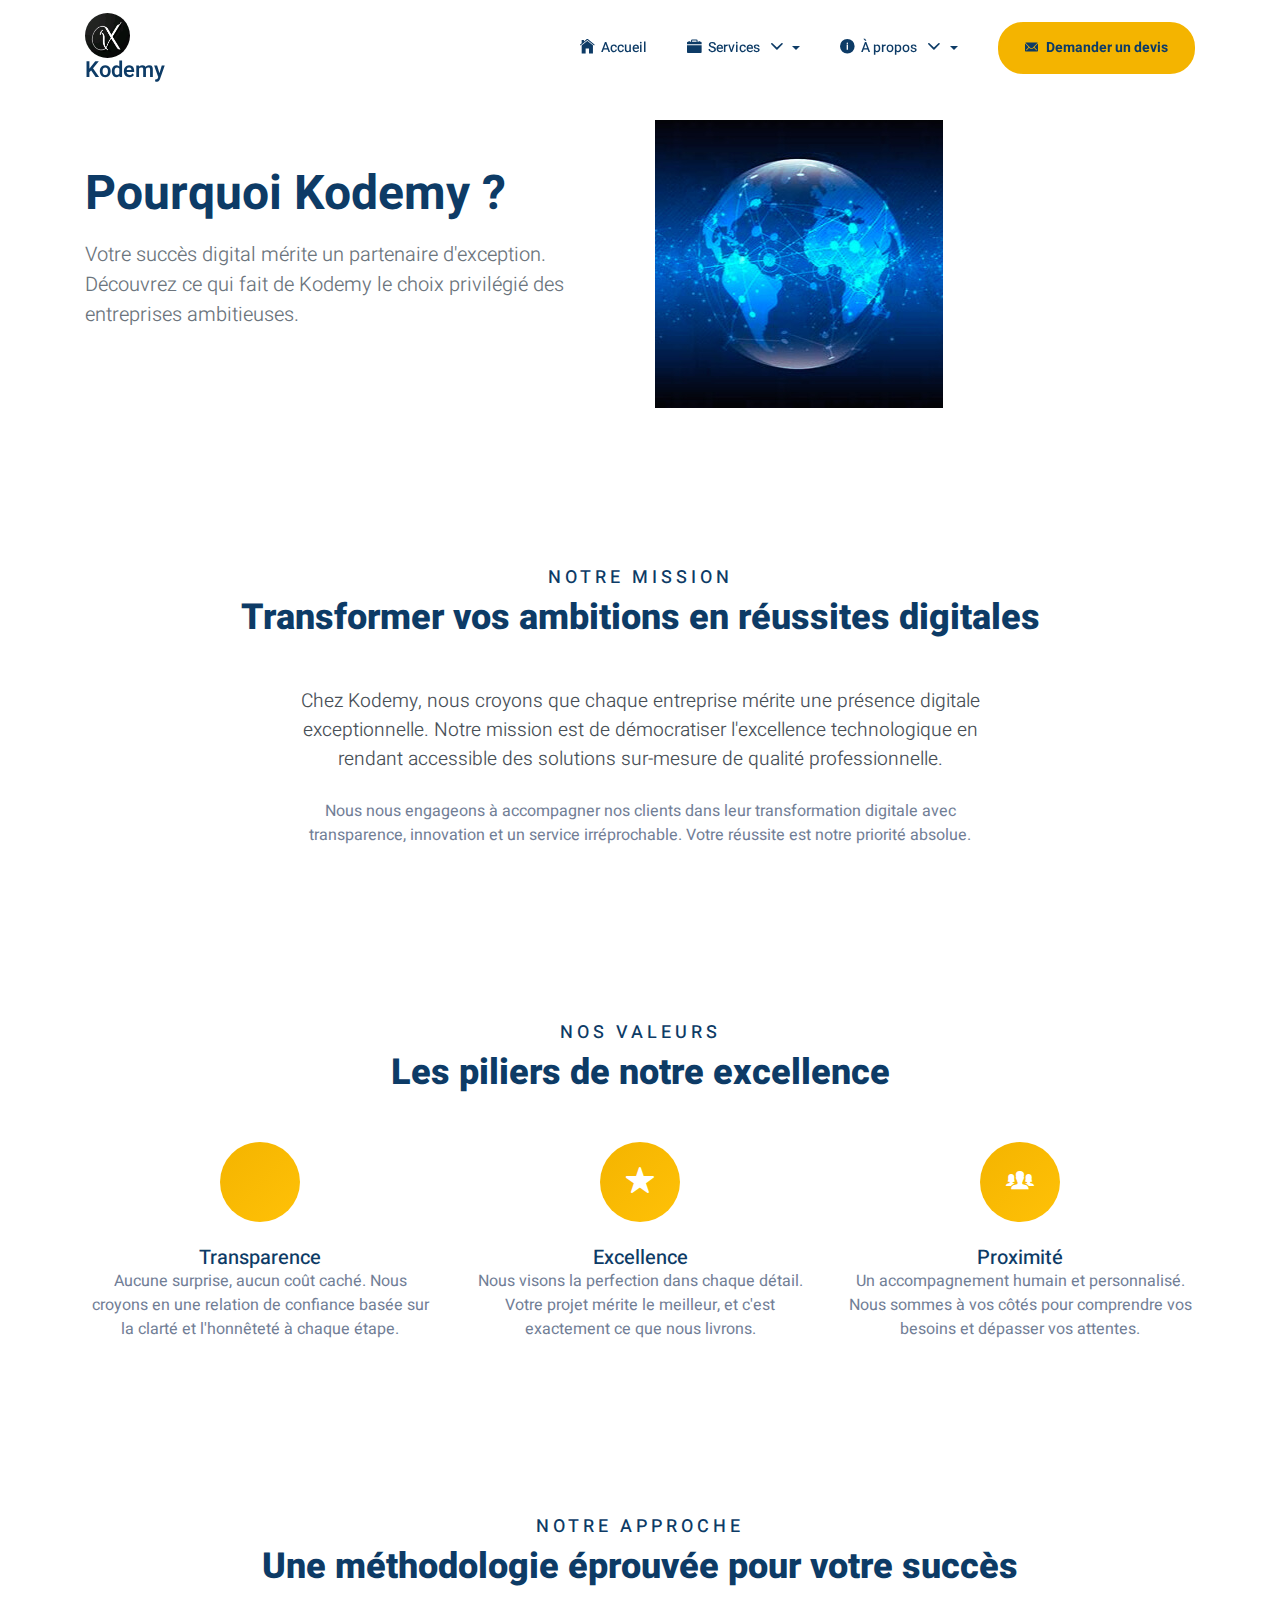
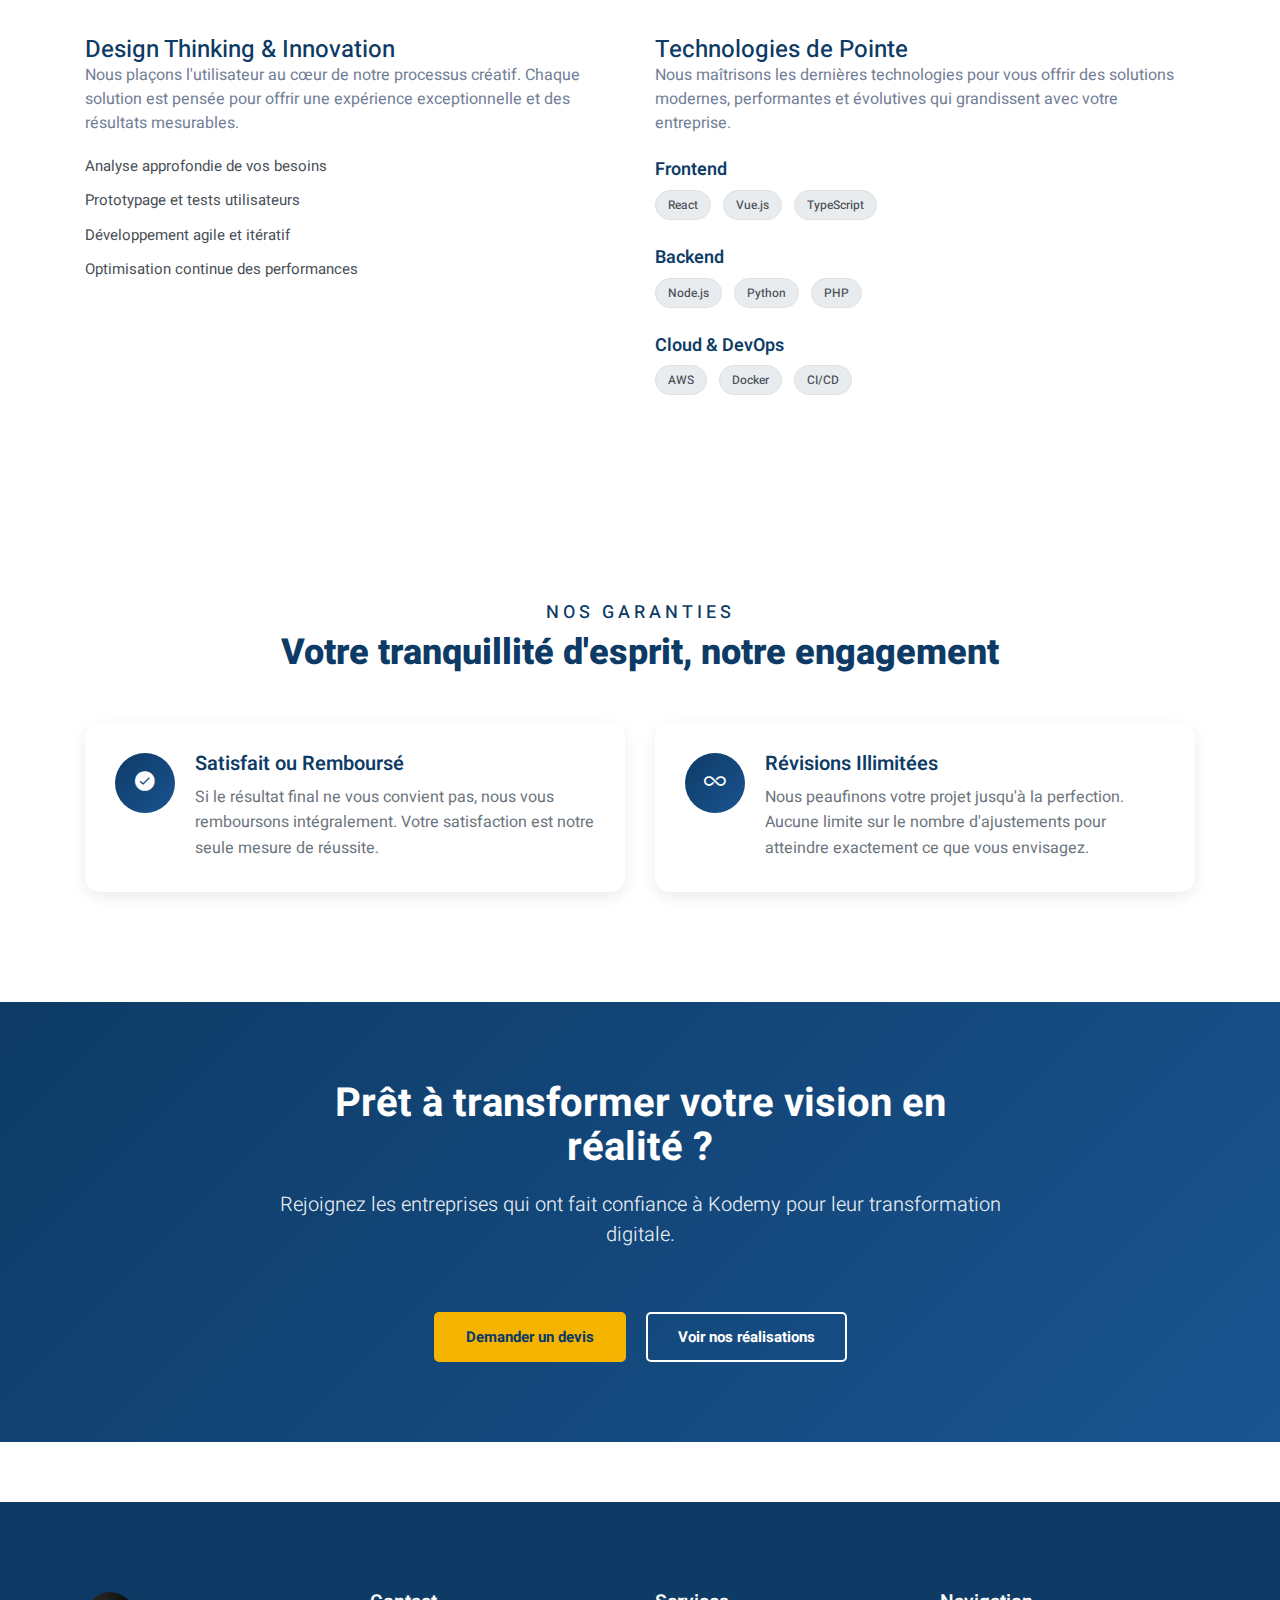
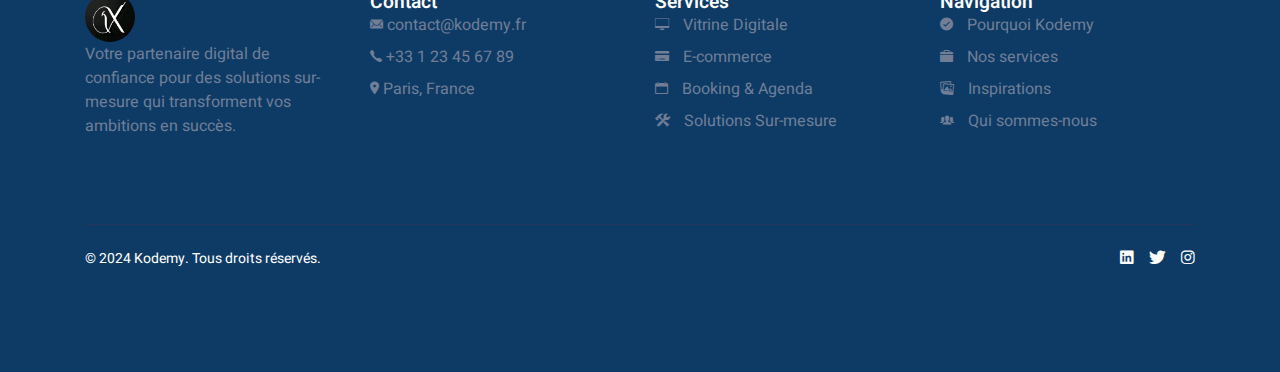
<file: about.html>
<!DOCTYPE html>
<html lang="fr">

<head>
	<meta charset="UTF-8">
	<meta name="viewport" content="width=device-width, initial-scale=1.0">
	<title>À propos - Kodemy | Pourquoi nous choisir</title>
	<meta name="description"
		content="Découvrez l'histoire, les valeurs et l'engagement de Kodemy. Pourquoi nous sommes le partenaire idéal pour vos projets digitaux.">
	<link rel="icon" href="images/logo.png">

	<!-- font -->
	<link href="https://fonts.googleapis.com/css2?family=Heebo:wght@400;500;600;700;800;900&display=swap"
		rel="stylesheet">
	<!-- end font -->

	<link rel="stylesheet" href="css/bootstrap.css">
	<link rel="stylesheet" href="css/ionicons.min.css">
	<link rel="stylesheet" href="css/magnific-popup.css">
	<link rel="stylesheet" href="css/style.css">
</head>

<body>

	<!-- loader -->
	<div class="fakeLoader"></div>
	<!-- end loader -->

	<!-- navbar -->
	<nav class="navbar navbar-expand-md navbar-light fixed-top">
		<div class="container">
			<a href="index.html" class="navbar-brand"><img src="images/logo.png" alt="Kodemy">
				<h1>Kodemy</h1>
			</a>
			<button class="navbar-toggler" type="button" data-toggle="collapse" data-target="#navbarSupportedContent"
				aria-controls="navbarSupportedContent" aria-expanded="false" aria-label="Toggle navigation">
				<i class="icon ion-ios-menu"></i>
			</button>
			<div class="collapse navbar-collapse" id="navbarSupportedContent">
				<ul class="navbar-nav ml-auto">
					<li class="nav-item">
						<a class="nav-link" href="index.html">
							<i class="icon ion-ios-home"></i>
							<span>Accueil</span>
						</a>
					</li>
					<li class="nav-item dropdown">
						<a class="nav-link dropdown-toggle" href="#" id="servicesDropdown" role="button" data-toggle="dropdown" aria-haspopup="true" aria-expanded="false">
							<i class="icon ion-ios-briefcase"></i>
							<span>Services</span>
							<i class="icon ion-ios-arrow-down dropdown-arrow"></i>
						</a>
						<div class="dropdown-menu" aria-labelledby="servicesDropdown">
							<a class="dropdown-item" href="vitrine-digitale.html">
								<i class="icon ion-ios-desktop"></i>
								<span>Vitrine Digitale</span>
							</a>
							<a class="dropdown-item" href="e-commerce.html">
								<i class="icon ion-ios-card"></i>
								<span>E-commerce</span>
							</a>
							<a class="dropdown-item" href="booking-agenda.html">
								<i class="icon ion-ios-calendar"></i>
								<span>Booking & Agenda</span>
							</a>
							<a class="dropdown-item" href="crm-backoffice.html">
								<i class="icon ion-ios-settings"></i>
								<span>CRM & Backoffice</span>
							</a>
							<a class="dropdown-item" href="ia-workflows.html">
								<i class="icon ion-ios-bulb"></i>
								<span>IA & Workflows</span>
							</a>
							<a class="dropdown-item" href="solutions-sur-mesure.html">
								<i class="icon ion-ios-construct"></i>
								<span>Solutions Sur-mesure</span>
							</a>
						</div>
					</li>
					<li class="nav-item dropdown">
						<a class="nav-link dropdown-toggle" href="#" id="aboutDropdown" role="button" data-toggle="dropdown" aria-haspopup="true" aria-expanded="false">
							<i class="icon ion-ios-information-circle"></i>
							<span>À propos</span>
							<i class="icon ion-ios-arrow-down dropdown-arrow"></i>
						</a>
						<div class="dropdown-menu" aria-labelledby="aboutDropdown">
							<a class="dropdown-item" href="about.html">
								<i class="icon ion-ios-checkmark-circle"></i>
								<span>Pourquoi Kodemy</span>
							</a>
							<a class="dropdown-item" href="index.html#team">
								<i class="icon ion-ios-people"></i>
								<span>Notre Équipe</span>
							</a>
							<a class="dropdown-item" href="index.html#actualites">
								<i class="icon ion-ios-paper"></i>
								<span>Actualités</span>
							</a>
							<a class="dropdown-item" href="index.html#portfolio">
								<i class="icon ion-ios-images"></i>
								<span>Inspirations</span>
							</a>
						</div>
					</li>
				</ul>
				<div class="navbar-cta">
					<a href="index.html#contact" class="btn-cta">
						<i class="icon ion-ios-mail"></i>
						<span>Demander un devis</span>
					</a>
				</div>
			</div>
		</div>
	</nav>
	<!-- end navbar -->

	<!-- hero section -->
	<div class="about-hero section">
		<div class="container">
			<div class="row align-items-center">
				<div class="col-md-6">
					<div class="content">
						<h1>Pourquoi <span class="color-highlight">Kodemy</span> ?</h1>
						<p class="lead">
							Votre succès digital mérite un partenaire d'exception. Découvrez ce qui fait de Kodemy 
							le choix privilégié des entreprises ambitieuses.
						</p>
					</div>
				</div>
				<div class="col-md-6">
					<div class="content-image">
						<img src="images/about.jpg" alt="Équipe Kodemy - Excellence et Innovation">
					</div>
				</div>
			</div>
		</div>
	</div>
	<!-- end hero section -->

	<!-- notre mission -->
	<div class="mission-section section">
		<div class="container">
			<div class="section-title">
				<h5 class="title-top">Notre Mission</h5>
				<h3>Transformer vos ambitions en réussites digitales</h3>
			</div>
			<div class="row">
				<div class="col-md-8 mx-auto">
					<div class="content text-center">
						<p class="lead">
							Chez Kodemy, nous croyons que chaque entreprise mérite une présence digitale exceptionnelle. 
							Notre mission est de démocratiser l'excellence technologique en rendant accessible 
							des solutions sur-mesure de qualité professionnelle.
						</p>
						<p>
							Nous nous engageons à accompagner nos clients dans leur transformation digitale 
							avec transparence, innovation et un service irréprochable. Votre réussite est notre priorité absolue.
						</p>
					</div>
				</div>
			</div>
		</div>
	</div>
	<!-- end notre mission -->

	<!-- nos valeurs -->
	<div class="values-section section-bottom-only">
		<div class="container">
			<div class="section-title">
				<h5 class="title-top">Nos Valeurs</h5>
				<h3>Les piliers de notre excellence</h3>
			</div>
			<div class="row">
				<div class="col-md-4 col-sm-6">
					<div class="content text-center">
						<div class="value-icon">
							<i class="icon ion-ios-shield"></i>
						</div>
						<h5>Transparence</h5>
						<p>
							Aucune surprise, aucun coût caché. Nous croyons en une relation de confiance 
							basée sur la clarté et l'honnêteté à chaque étape.
						</p>
					</div>
				</div>
				<div class="col-md-4 col-sm-6">
					<div class="content text-center">
						<div class="value-icon">
							<i class="icon ion-ios-star"></i>
						</div>
						<h5>Excellence</h5>
						<p>
							Nous visons la perfection dans chaque détail. Votre projet mérite le meilleur, 
							et c'est exactement ce que nous livrons.
						</p>
					</div>
				</div>
				<div class="col-md-4 col-sm-6">
					<div class="content text-center">
						<div class="value-icon">
							<i class="icon ion-ios-people"></i>
						</div>
						<h5>Proximité</h5>
						<p>
							Un accompagnement humain et personnalisé. Nous sommes à vos côtés 
							pour comprendre vos besoins et dépasser vos attentes.
						</p>
					</div>
				</div>
			</div>
		</div>
	</div>
	<!-- end nos valeurs -->

	<!-- notre approche -->
	<div class="approach-section section">
		<div class="container">
			<div class="section-title">
				<h5 class="title-top">Notre Approche</h5>
				<h3>Une méthodologie éprouvée pour votre succès</h3>
			</div>
			<div class="row">
				<div class="col-md-6">
					<div class="content">
						<h4>Design Thinking & Innovation</h4>
						<p>
							Nous plaçons l'utilisateur au cœur de notre processus créatif. Chaque solution 
							est pensée pour offrir une expérience exceptionnelle et des résultats mesurables.
						</p>
						<ul class="approach-list">
							<li><span class="circle-list"></span>Analyse approfondie de vos besoins</li>
							<li><span class="circle-list"></span>Prototypage et tests utilisateurs</li>
							<li><span class="circle-list"></span>Développement agile et itératif</li>
							<li><span class="circle-list"></span>Optimisation continue des performances</li>
						</ul>
					</div>
				</div>
				<div class="col-md-6">
					<div class="content">
						<h4>Technologies de Pointe</h4>
						<p>
							Nous maîtrisons les dernières technologies pour vous offrir des solutions 
							modernes, performantes et évolutives qui grandissent avec votre entreprise.
						</p>
						<div class="tech-stack">
							<div class="tech-category">
								<h6>Frontend</h6>
								<span class="tech-tag">React</span>
								<span class="tech-tag">Vue.js</span>
								<span class="tech-tag">TypeScript</span>
							</div>
							<div class="tech-category">
								<h6>Backend</h6>
								<span class="tech-tag">Node.js</span>
								<span class="tech-tag">Python</span>
								<span class="tech-tag">PHP</span>
							</div>
							<div class="tech-category">
								<h6>Cloud & DevOps</h6>
								<span class="tech-tag">AWS</span>
								<span class="tech-tag">Docker</span>
								<span class="tech-tag">CI/CD</span>
							</div>
						</div>
					</div>
				</div>
			</div>
		</div>
	</div>
	<!-- end notre approche -->

	<!-- garanties -->
	<div class="guarantees-section section-bottom-only">
		<div class="container">
			<div class="section-title">
				<h5 class="title-top">Nos Garanties</h5>
				<h3>Votre tranquillité d'esprit, notre engagement</h3>
			</div>
			<div class="row">
				<div class="col-md-6 col-sm-12">
					<div class="guarantee-card">
						<div class="guarantee-icon">
							<i class="icon ion-ios-checkmark-circle"></i>
						</div>
						<div class="guarantee-content">
							<h5>Satisfait ou Remboursé</h5>
							<p>
								Si le résultat final ne vous convient pas, nous vous remboursons intégralement. 
								Votre satisfaction est notre seule mesure de réussite.
							</p>
						</div>
					</div>
				</div>
				<div class="col-md-6 col-sm-12">
					<div class="guarantee-card">
						<div class="guarantee-icon">
							<i class="icon ion-ios-infinite"></i>
						</div>
						<div class="guarantee-content">
							<h5>Révisions Illimitées</h5>
							<p>
								Nous peaufinons votre projet jusqu'à la perfection. Aucune limite sur le nombre 
								d'ajustements pour atteindre exactement ce que vous envisagez.
							</p>
						</div>
					</div>
				</div>
			</div>
		</div>
	</div>
	<!-- end garanties -->

	<!-- cta section -->
	<div class="cta-section section">
		<div class="container">
			<div class="row">
				<div class="col-md-8 mx-auto text-center">
					<h3>Prêt à transformer votre vision en réalité ?</h3>
					<p class="lead">
						Rejoignez les entreprises qui ont fait confiance à Kodemy pour leur transformation digitale.
					</p>
					<div class="cta-buttons">
						<a href="index.html#contact" class="button">Demander un devis</a>
						<a href="index.html#portfolio" class="button button-secondary">Voir nos réalisations</a>
					</div>
				</div>
			</div>
		</div>
	</div>
	<!-- end cta section -->

	<!-- footer -->
	<footer class="footer">
		<div class="container">
			<div class="row">
				<div class="col-md-3 col-sm-6 col-xs-12">
					<div class="content">
						<div class="brand"><img src="images/logo.png" alt="Kodemy">Kodemy</div>
						<p>
							Votre partenaire digital de confiance pour des solutions sur-mesure qui transforment vos ambitions en succès.
						</p>
					</div>
				</div>
				<div class="col-md-3 col-sm-6 col-xs-12">
					<div class="content">
						<h5>Contact</h5>
						<ul>
							<li><i class="icon ion-ios-mail"></i> contact@kodemy.fr</li>
							<li><i class="icon ion-ios-call"></i> +33 1 23 45 67 89</li>
							<li><i class="icon ion-ios-pin"></i> Paris, France</li>
						</ul>
					</div>
				</div>
				<div class="col-md-3 col-sm-6 col-xs-12">
					<div class="content">
						<h5>Services</h5>
						<ul>
							<li><a href="vitrine-digitale.html"><i class="icon ion-ios-desktop"></i> Vitrine Digitale</a></li>
							<li><a href="e-commerce.html"><i class="icon ion-ios-card"></i> E-commerce</a></li>
							<li><a href="booking-agenda.html"><i class="icon ion-ios-calendar"></i> Booking & Agenda</a></li>
							<li><a href="solutions-sur-mesure.html"><i class="icon ion-ios-construct"></i> Solutions Sur-mesure</a></li>
						</ul>
					</div>
				</div>
				<div class="col-md-3 col-sm-6 col-xs-12">
					<div class="content">
						<h5>Navigation</h5>
						<ul>
							<li><a href="about.html"><i class="icon ion-ios-checkmark-circle"></i> Pourquoi Kodemy</a></li>
							<li><a href="index.html#services"><i class="icon ion-ios-briefcase"></i> Nos services</a></li>
							<li><a href="index.html#portfolio"><i class="icon ion-ios-images"></i> Inspirations</a></li>
							<li><a href="index.html#team"><i class="icon ion-ios-people"></i> Qui sommes-nous</a></li>
						</ul>
					</div>
				</div>
			</div>
			<div class="row">
				<div class="col-12">
					<div class="footer-bottom">
						<p>&copy; 2024 Kodemy. Tous droits réservés.</p>
						<div class="social-links">
							<a href="#" aria-label="LinkedIn"><i class="icon ion-logo-linkedin"></i></a>
							<a href="#" aria-label="Twitter"><i class="icon ion-logo-twitter"></i></a>
							<a href="#" aria-label="Instagram"><i class="icon ion-logo-instagram"></i></a>
						</div>
					</div>
				</div>
			</div>
		</div>
	</footer>
	<!-- end footer -->

	<script src="js/jquery-3.5.1.min.js"></script>
	<script src="js/bootstrap.bundle.min.js"></script>
	<script src="js/imagesloaded.pkgd.min.js"></script>
	<script src="js/magnific-popup.min.js"></script>
	<script src="js/main.js"></script>

</body>

</html>
</file>
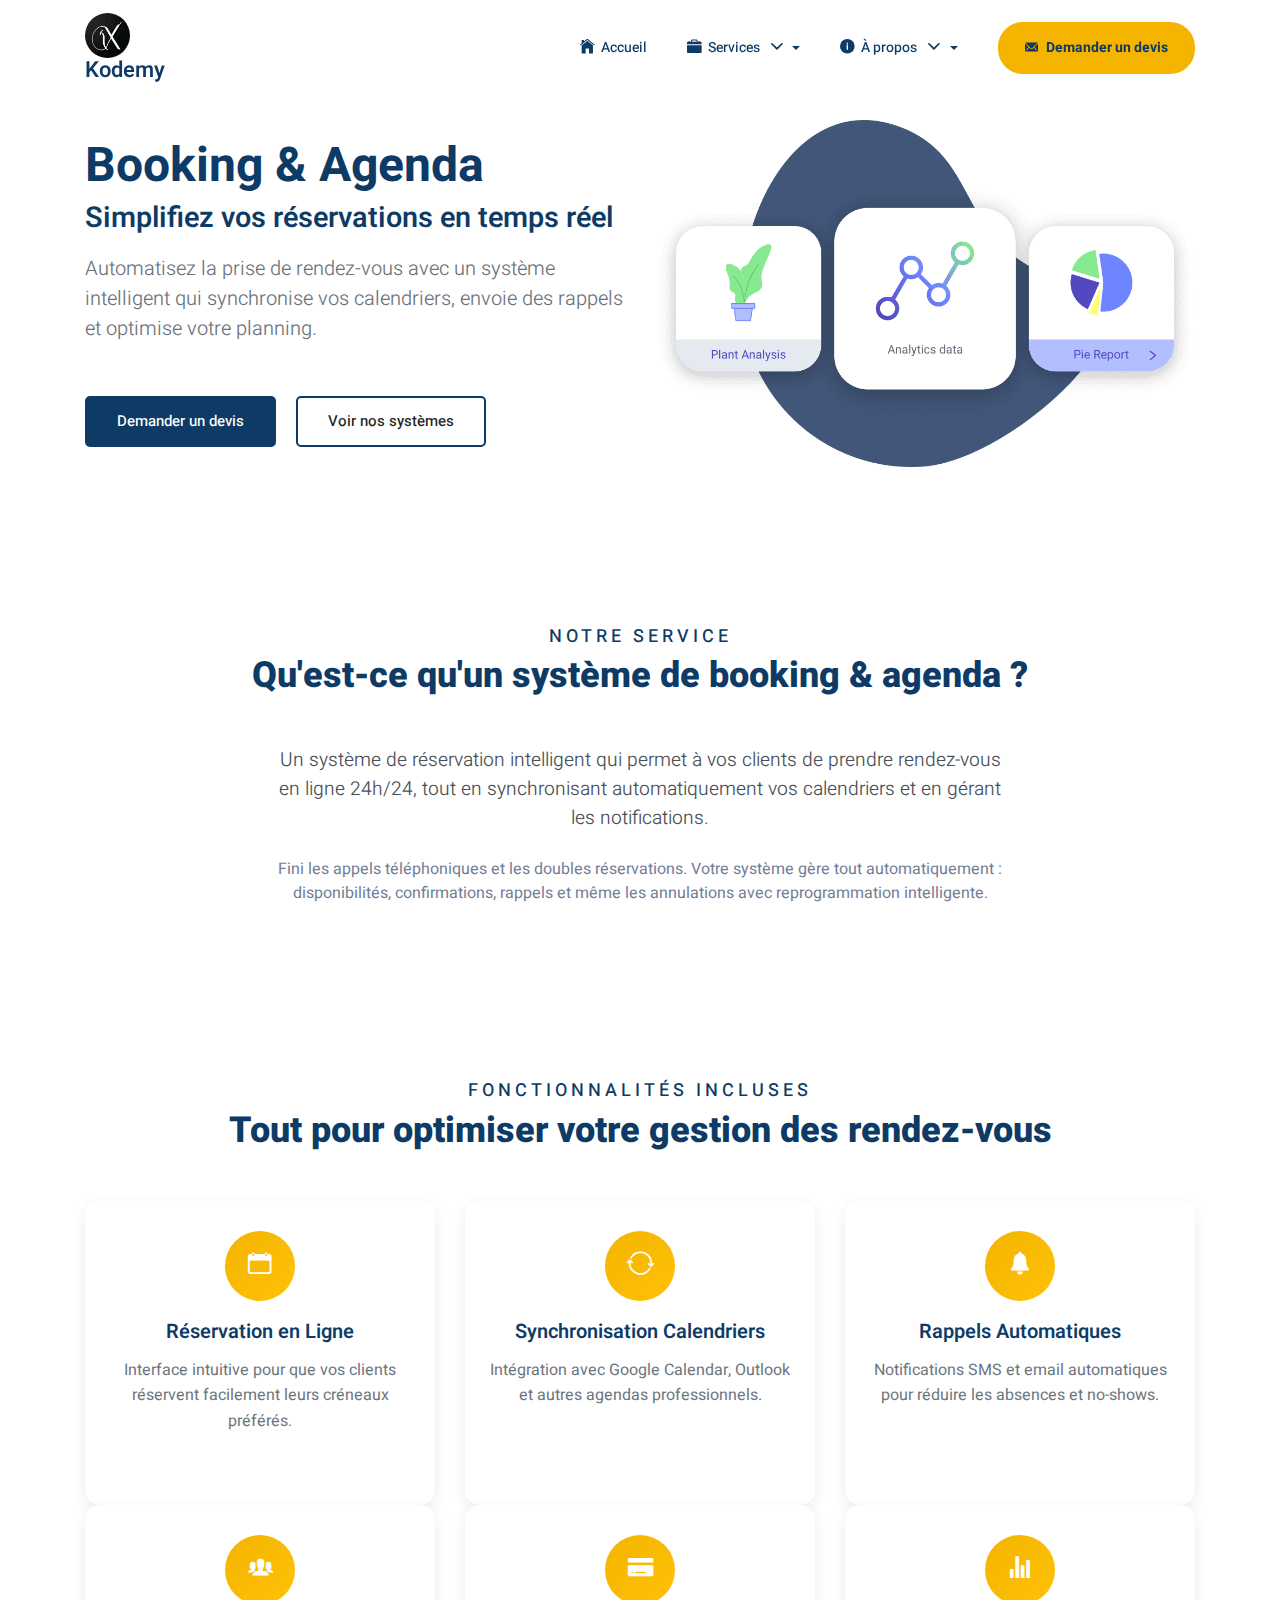
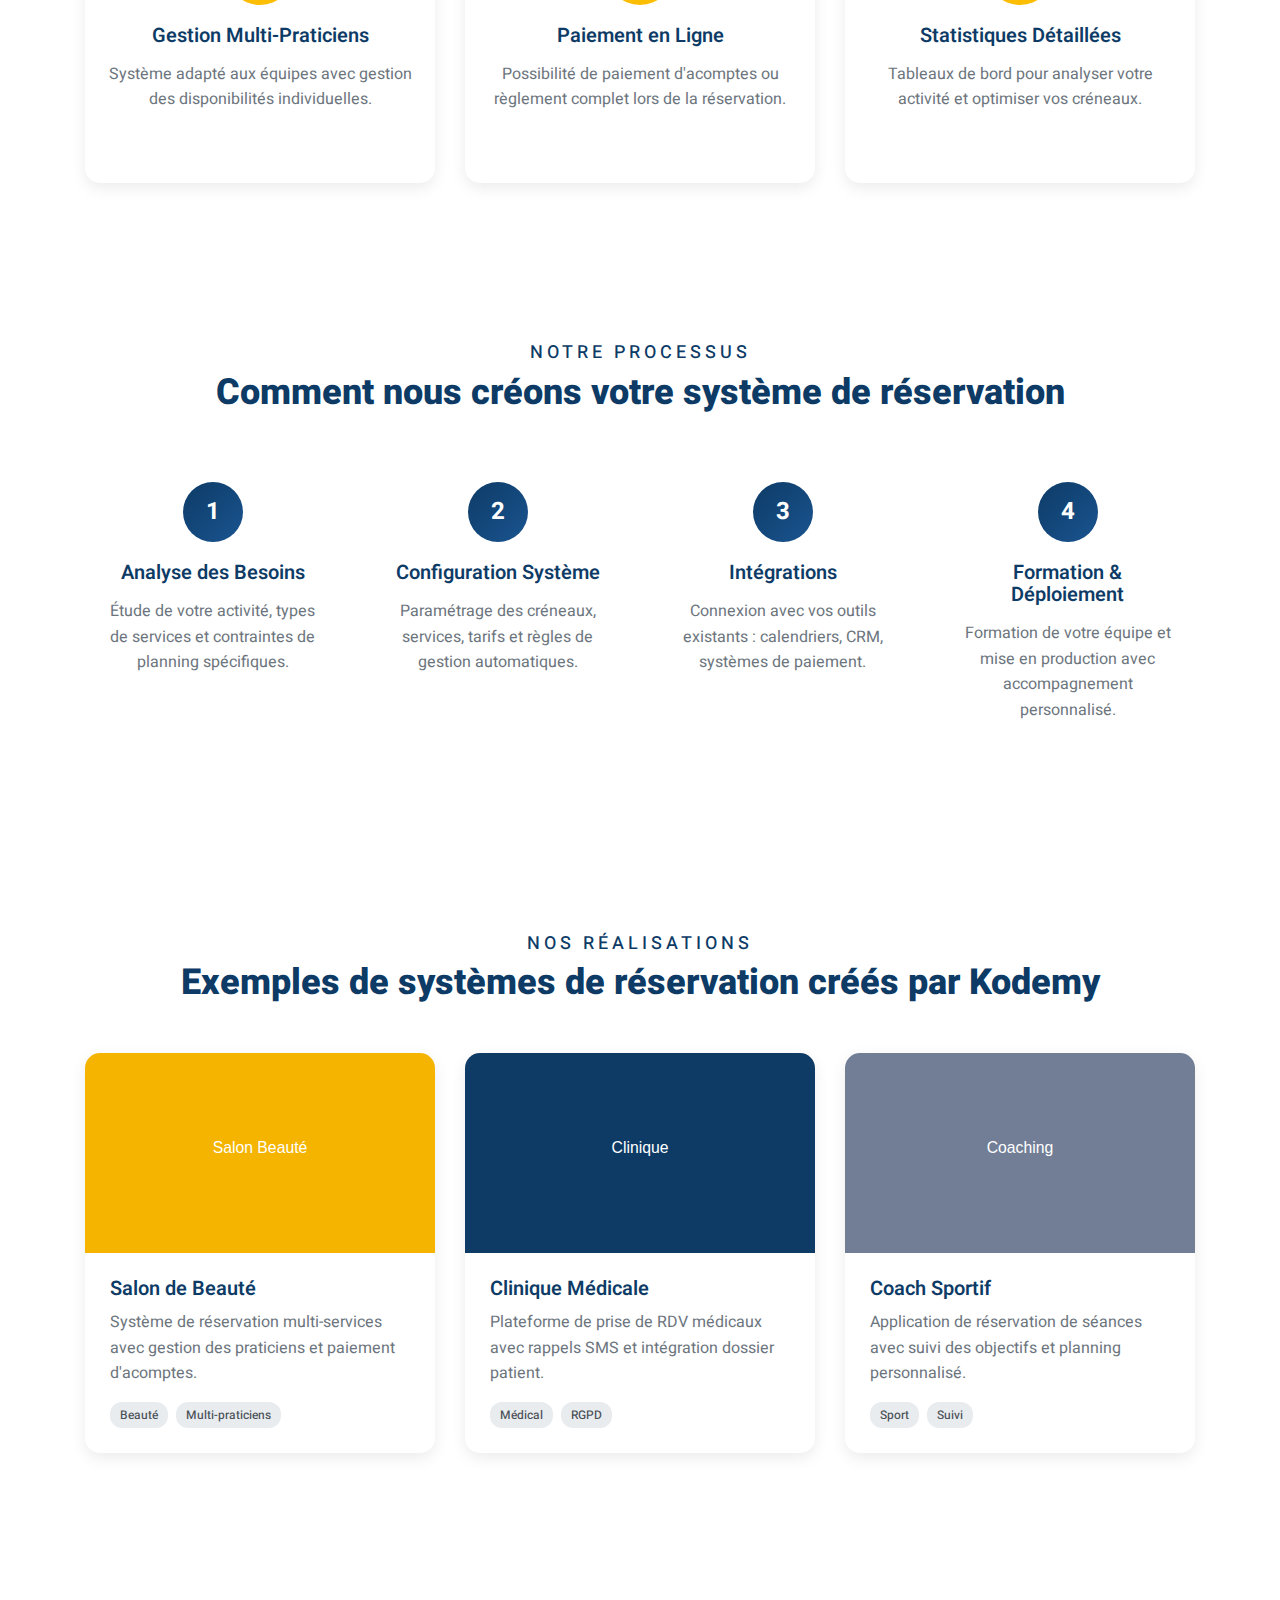
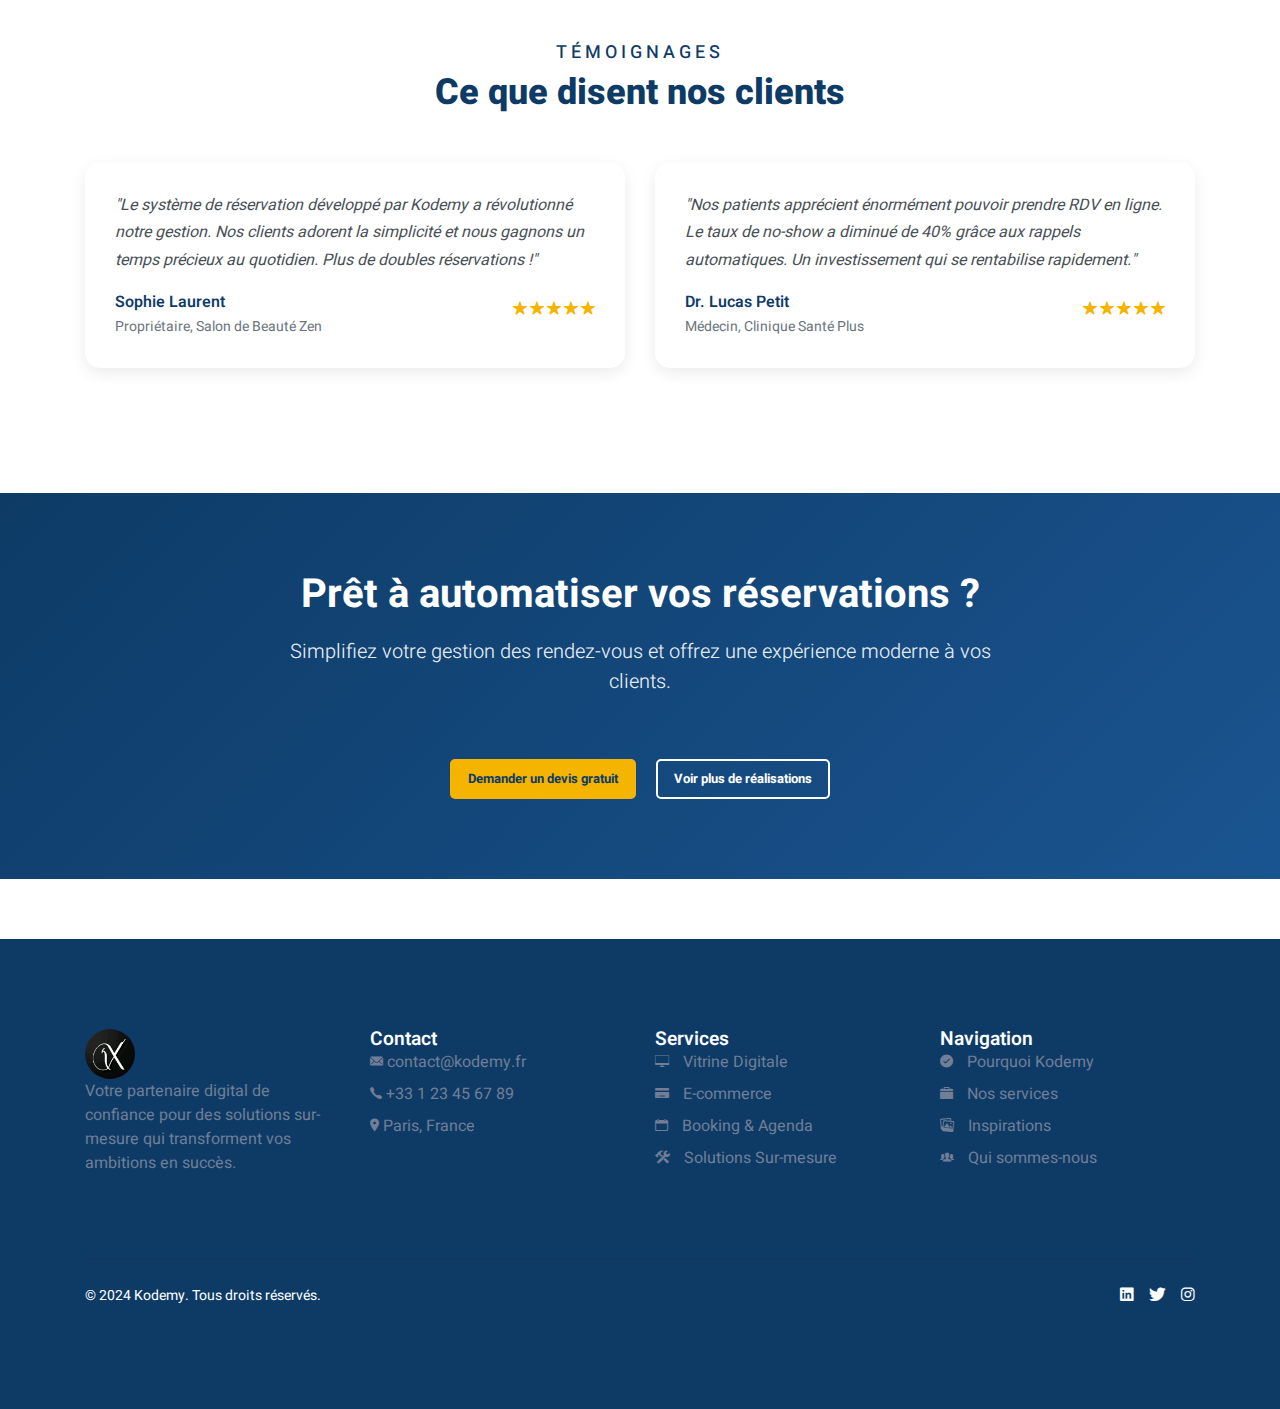
<file: booking-agenda.html>
<!DOCTYPE html>
<html lang="fr">

<head>
	<meta charset="UTF-8">
	<meta name="viewport" content="width=device-width, initial-scale=1.0">
	<title>Booking & Agenda - Kodemy | Systèmes de réservation intelligents</title>
	<meta name="description"
		content="Optimisez votre gestion des rendez-vous avec Kodemy. Systèmes de réservation en ligne, calendriers synchronisés et notifications automatiques.">
	<link rel="icon" href="images/logo.png">

	<!-- font -->
	<link href="https://fonts.googleapis.com/css2?family=Heebo:wght@400;500;600;700;800;900&display=swap"
		rel="stylesheet">
	<!-- end font -->

	<link rel="stylesheet" href="css/bootstrap.css">
	<link rel="stylesheet" href="css/ionicons.min.css">
	<link rel="stylesheet" href="css/magnific-popup.css">
	<link rel="stylesheet" href="css/style.css">
</head>

<body>

	<!-- loader -->
	<div class="fakeLoader"></div>
	<!-- end loader -->

	<!-- navbar -->
	<nav class="navbar navbar-expand-md navbar-light fixed-top">
		<div class="container">
			<a href="index.html" class="navbar-brand"><img src="images/logo.png" alt="Kodemy">
				<h1>Kodemy</h1>
			</a>
			<button class="navbar-toggler" type="button" data-toggle="collapse" data-target="#navbarSupportedContent"
				aria-controls="navbarSupportedContent" aria-expanded="false" aria-label="Toggle navigation">
				<i class="icon ion-ios-menu"></i>
			</button>
			<div class="collapse navbar-collapse" id="navbarSupportedContent">
				<ul class="navbar-nav ml-auto">
					<li class="nav-item">
						<a class="nav-link" href="index.html">
							<i class="icon ion-ios-home"></i>
							<span>Accueil</span>
						</a>
					</li>
					<li class="nav-item dropdown">
						<a class="nav-link dropdown-toggle" href="#" id="servicesDropdown" role="button" data-toggle="dropdown" aria-haspopup="true" aria-expanded="false">
							<i class="icon ion-ios-briefcase"></i>
							<span>Services</span>
							<i class="icon ion-ios-arrow-down dropdown-arrow"></i>
						</a>
						<div class="dropdown-menu" aria-labelledby="servicesDropdown">
							<a class="dropdown-item" href="vitrine-digitale.html">
								<i class="icon ion-ios-desktop"></i>
								<span>Vitrine Digitale</span>
							</a>
							<a class="dropdown-item" href="e-commerce.html">
								<i class="icon ion-ios-card"></i>
								<span>E-commerce</span>
							</a>
							<a class="dropdown-item" href="booking-agenda.html">
								<i class="icon ion-ios-calendar"></i>
								<span>Booking & Agenda</span>
							</a>
							<a class="dropdown-item" href="crm-backoffice.html">
								<i class="icon ion-ios-settings"></i>
								<span>CRM & Backoffice</span>
							</a>
							<a class="dropdown-item" href="ia-workflows.html">
								<i class="icon ion-ios-bulb"></i>
								<span>IA & Workflows</span>
							</a>
							<a class="dropdown-item" href="solutions-sur-mesure.html">
								<i class="icon ion-ios-construct"></i>
								<span>Solutions Sur-mesure</span>
							</a>
						</div>
					</li>
					<li class="nav-item dropdown">
						<a class="nav-link dropdown-toggle" href="#" id="aboutDropdown" role="button" data-toggle="dropdown" aria-haspopup="true" aria-expanded="false">
							<i class="icon ion-ios-information-circle"></i>
							<span>À propos</span>
							<i class="icon ion-ios-arrow-down dropdown-arrow"></i>
						</a>
						<div class="dropdown-menu" aria-labelledby="aboutDropdown">
							<a class="dropdown-item" href="about.html">
								<i class="icon ion-ios-checkmark-circle"></i>
								<span>Pourquoi Kodemy</span>
							</a>
							<a class="dropdown-item" href="index.html#team">
								<i class="icon ion-ios-people"></i>
								<span>Notre Équipe</span>
							</a>
							<a class="dropdown-item" href="index.html#actualites">
								<i class="icon ion-ios-paper"></i>
								<span>Actualités</span>
							</a>
							<a class="dropdown-item" href="index.html#portfolio">
								<i class="icon ion-ios-images"></i>
								<span>Inspirations</span>
							</a>
						</div>
					</li>
				</ul>
				<div class="navbar-cta">
					<a href="index.html#contact" class="btn-cta">
						<i class="icon ion-ios-mail"></i>
						<span>Demander un devis</span>
					</a>
				</div>
			</div>
		</div>
	</nav>
	<!-- end navbar -->

	<!-- hero section -->
	<div class="service-hero section">
		<div class="container">
			<div class="row align-items-center">
				<div class="col-md-6">
					<div class="content">
						<h1><span class="color-highlight">Booking & Agenda</span></h1>
						<h2>Simplifiez vos réservations en temps réel</h2>
						<p class="lead">
							Automatisez la prise de rendez-vous avec un système intelligent qui synchronise 
							vos calendriers, envoie des rappels et optimise votre planning.
						</p>
						<div class="hero-cta">
							<a href="index.html#contact" class="button">Demander un devis</a>
							<a href="#exemples" class="button button-secondary">Voir nos systèmes</a>
						</div>
					</div>
				</div>
				<div class="col-md-6">
					<div class="content-image">
						<img src="images/header-img.png" alt="Système de réservation intelligent">
					</div>
				</div>
			</div>
		</div>
	</div>
	<!-- end hero section -->

	<!-- service description -->
	<div class="service-description section">
		<div class="container">
			<div class="section-title">
				<h5 class="title-top">Notre Service</h5>
				<h3>Qu'est-ce qu'un système de booking & agenda ?</h3>
			</div>
			<div class="row">
				<div class="col-md-8 mx-auto">
					<div class="content text-center">
						<p class="lead">
							Un système de réservation intelligent qui permet à vos clients de prendre 
							rendez-vous en ligne 24h/24, tout en synchronisant automatiquement vos 
							calendriers et en gérant les notifications.
						</p>
						<p>
							Fini les appels téléphoniques et les doubles réservations. Votre système 
							gère tout automatiquement : disponibilités, confirmations, rappels et 
							même les annulations avec reprogrammation intelligente.
						</p>
					</div>
				</div>
			</div>
		</div>
	</div>
	<!-- end service description -->

	<!-- features -->
	<div class="service-features section-bottom-only">
		<div class="container">
			<div class="section-title">
				<h5 class="title-top">Fonctionnalités Incluses</h5>
				<h3>Tout pour optimiser votre gestion des rendez-vous</h3>
			</div>
			<div class="row">
				<div class="col-md-4 col-sm-6">
					<div class="feature-card">
						<div class="feature-icon">
							<i class="icon ion-ios-calendar"></i>
						</div>
						<h5>Réservation en Ligne</h5>
						<p>
							Interface intuitive pour que vos clients 
							réservent facilement leurs créneaux préférés.
						</p>
					</div>
				</div>
				<div class="col-md-4 col-sm-6">
					<div class="feature-card">
						<div class="feature-icon">
							<i class="icon ion-ios-sync"></i>
						</div>
						<h5>Synchronisation Calendriers</h5>
						<p>
							Intégration avec Google Calendar, Outlook 
							et autres agendas professionnels.
						</p>
					</div>
				</div>
				<div class="col-md-4 col-sm-6">
					<div class="feature-card">
						<div class="feature-icon">
							<i class="icon ion-ios-notifications"></i>
						</div>
						<h5>Rappels Automatiques</h5>
						<p>
							Notifications SMS et email automatiques 
							pour réduire les absences et no-shows.
						</p>
					</div>
				</div>
				<div class="col-md-4 col-sm-6">
					<div class="feature-card">
						<div class="feature-icon">
							<i class="icon ion-ios-people"></i>
						</div>
						<h5>Gestion Multi-Praticiens</h5>
						<p>
							Système adapté aux équipes avec gestion 
							des disponibilités individuelles.
						</p>
					</div>
				</div>
				<div class="col-md-4 col-sm-6">
					<div class="feature-card">
						<div class="feature-icon">
							<i class="icon ion-ios-card"></i>
						</div>
						<h5>Paiement en Ligne</h5>
						<p>
							Possibilité de paiement d'acomptes ou 
							règlement complet lors de la réservation.
						</p>
					</div>
				</div>
				<div class="col-md-4 col-sm-6">
					<div class="feature-card">
						<div class="feature-icon">
							<i class="icon ion-ios-stats"></i>
						</div>
						<h5>Statistiques Détaillées</h5>
						<p>
							Tableaux de bord pour analyser votre 
							activité et optimiser vos créneaux.
						</p>
					</div>
				</div>
			</div>
		</div>
	</div>
	<!-- end features -->

	<!-- process -->
	<div class="service-process section">
		<div class="container">
			<div class="section-title">
				<h5 class="title-top">Notre Processus</h5>
				<h3>Comment nous créons votre système de réservation</h3>
			</div>
			<div class="row">
				<div class="col-md-3 col-sm-6">
					<div class="process-step">
						<div class="step-number">1</div>
						<h5>Analyse des Besoins</h5>
						<p>
							Étude de votre activité, types de services 
							et contraintes de planning spécifiques.
						</p>
					</div>
				</div>
				<div class="col-md-3 col-sm-6">
					<div class="process-step">
						<div class="step-number">2</div>
						<h5>Configuration Système</h5>
						<p>
							Paramétrage des créneaux, services, tarifs 
							et règles de gestion automatiques.
						</p>
					</div>
				</div>
				<div class="col-md-3 col-sm-6">
					<div class="process-step">
						<div class="step-number">3</div>
						<h5>Intégrations</h5>
						<p>
							Connexion avec vos outils existants : 
							calendriers, CRM, systèmes de paiement.
						</p>
					</div>
				</div>
				<div class="col-md-3 col-sm-6">
					<div class="process-step">
						<div class="step-number">4</div>
						<h5>Formation & Déploiement</h5>
						<p>
							Formation de votre équipe et mise en 
							production avec accompagnement personnalisé.
						</p>
					</div>
				</div>
			</div>
		</div>
	</div>
	<!-- end process -->

	<!-- examples section -->
	<div id="exemples" class="service-examples section-bottom-only">
		<div class="container">
			<div class="section-title">
				<h5 class="title-top">Nos Réalisations</h5>
				<h3>Exemples de systèmes de réservation créés par Kodemy</h3>
			</div>
			<div class="row">
				<div class="col-md-4 col-sm-6">
					<div class="example-card">
						<div class="example-image">
							<img src="[data-uri]"
								 alt="Salon de beauté"
								 loading="lazy">
						</div>
						<div class="example-content">
							<h5>Salon de Beauté</h5>
							<p>Système de réservation multi-services avec gestion des praticiens et paiement d'acomptes.</p>
							<div class="example-tags">
								<span class="tag">Beauté</span>
								<span class="tag">Multi-praticiens</span>
							</div>
						</div>
					</div>
				</div>
				<div class="col-md-4 col-sm-6">
					<div class="example-card">
						<div class="example-image">
							<img src="[data-uri]"
								 alt="Clinique médicale"
								 loading="lazy">
						</div>
						<div class="example-content">
							<h5>Clinique Médicale</h5>
							<p>Plateforme de prise de RDV médicaux avec rappels SMS et intégration dossier patient.</p>
							<div class="example-tags">
								<span class="tag">Médical</span>
								<span class="tag">RGPD</span>
							</div>
						</div>
					</div>
				</div>
				<div class="col-md-4 col-sm-6">
					<div class="example-card">
						<div class="example-image">
							<img src="[data-uri]"
								 alt="Coach sportif"
								 loading="lazy">
						</div>
						<div class="example-content">
							<h5>Coach Sportif</h5>
							<p>Application de réservation de séances avec suivi des objectifs et planning personnalisé.</p>
							<div class="example-tags">
								<span class="tag">Sport</span>
								<span class="tag">Suivi</span>
							</div>
						</div>
					</div>
				</div>
			</div>
		</div>
	</div>
	<!-- end examples -->

	<!-- testimonials -->
	<div class="service-testimonials section">
		<div class="container">
			<div class="section-title">
				<h5 class="title-top">Témoignages</h5>
				<h3>Ce que disent nos clients</h3>
			</div>
			<div class="row">
				<div class="col-md-6">
					<div class="testimonial-card">
						<div class="testimonial-content">
							<p>
								"Le système de réservation développé par Kodemy a révolutionné 
								notre gestion. Nos clients adorent la simplicité et nous gagnons 
								un temps précieux au quotidien. Plus de doubles réservations !"
							</p>
						</div>
						<div class="testimonial-author">
							<div class="author-info">
								<h6>Sophie Laurent</h6>
								<span>Propriétaire, Salon de Beauté Zen</span>
							</div>
							<div class="testimonial-rating">
								<i class="icon ion-ios-star"></i>
								<i class="icon ion-ios-star"></i>
								<i class="icon ion-ios-star"></i>
								<i class="icon ion-ios-star"></i>
								<i class="icon ion-ios-star"></i>
							</div>
						</div>
					</div>
				</div>
				<div class="col-md-6">
					<div class="testimonial-card">
						<div class="testimonial-content">
							<p>
								"Nos patients apprécient énormément pouvoir prendre RDV en ligne. 
								Le taux de no-show a diminué de 40% grâce aux rappels automatiques. 
								Un investissement qui se rentabilise rapidement."
							</p>
						</div>
						<div class="testimonial-author">
							<div class="author-info">
								<h6>Dr. Lucas Petit</h6>
								<span>Médecin, Clinique Santé Plus</span>
							</div>
							<div class="testimonial-rating">
								<i class="icon ion-ios-star"></i>
								<i class="icon ion-ios-star"></i>
								<i class="icon ion-ios-star"></i>
								<i class="icon ion-ios-star"></i>
								<i class="icon ion-ios-star"></i>
							</div>
						</div>
					</div>
				</div>
			</div>
		</div>
	</div>
	<!-- end testimonials -->

	<!-- cta section -->
	<div class="service-cta section-bottom-only">
		<div class="container">
			<div class="row">
				<div class="col-md-8 mx-auto text-center">
					<h3>Prêt à automatiser vos réservations ?</h3>
					<p class="lead">
						Simplifiez votre gestion des rendez-vous et offrez une expérience moderne à vos clients.
					</p>
					<div class="cta-buttons">
						<a href="index.html#contact" class="button">Demander un devis gratuit</a>
						<a href="index.html#portfolio" class="button button-secondary">Voir plus de réalisations</a>
					</div>
				</div>
			</div>
		</div>
	</div>
	<!-- end cta section -->

	<!-- footer -->
	<footer class="footer">
		<div class="container">
			<div class="row">
				<div class="col-md-3 col-sm-6 col-xs-12">
					<div class="content">
						<div class="brand"><img src="images/logo.png" alt="Kodemy">Kodemy</div>
						<p>
							Votre partenaire digital de confiance pour des solutions sur-mesure qui transforment vos ambitions en succès.
						</p>
					</div>
				</div>
				<div class="col-md-3 col-sm-6 col-xs-12">
					<div class="content">
						<h5>Contact</h5>
						<ul>
							<li><i class="icon ion-ios-mail"></i> contact@kodemy.fr</li>
							<li><i class="icon ion-ios-call"></i> +33 1 23 45 67 89</li>
							<li><i class="icon ion-ios-pin"></i> Paris, France</li>
						</ul>
					</div>
				</div>
				<div class="col-md-3 col-sm-6 col-xs-12">
					<div class="content">
						<h5>Services</h5>
						<ul>
							<li><a href="vitrine-digitale.html"><i class="icon ion-ios-desktop"></i> Vitrine Digitale</a></li>
							<li><a href="e-commerce.html"><i class="icon ion-ios-card"></i> E-commerce</a></li>
							<li><a href="booking-agenda.html"><i class="icon ion-ios-calendar"></i> Booking & Agenda</a></li>
							<li><a href="solutions-sur-mesure.html"><i class="icon ion-ios-construct"></i> Solutions Sur-mesure</a></li>
						</ul>
					</div>
				</div>
				<div class="col-md-3 col-sm-6 col-xs-12">
					<div class="content">
						<h5>Navigation</h5>
						<ul>
							<li><a href="about.html"><i class="icon ion-ios-checkmark-circle"></i> Pourquoi Kodemy</a></li>
							<li><a href="index.html#services"><i class="icon ion-ios-briefcase"></i> Nos services</a></li>
							<li><a href="index.html#portfolio"><i class="icon ion-ios-images"></i> Inspirations</a></li>
							<li><a href="index.html#team"><i class="icon ion-ios-people"></i> Qui sommes-nous</a></li>
						</ul>
					</div>
				</div>
			</div>
			<div class="row">
				<div class="col-12">
					<div class="footer-bottom">
						<p>&copy; 2024 Kodemy. Tous droits réservés.</p>
						<div class="social-links">
							<a href="#" aria-label="LinkedIn"><i class="icon ion-logo-linkedin"></i></a>
							<a href="#" aria-label="Twitter"><i class="icon ion-logo-twitter"></i></a>
							<a href="#" aria-label="Instagram"><i class="icon ion-logo-instagram"></i></a>
						</div>
					</div>
				</div>
			</div>
		</div>
	</footer>
	<!-- end footer -->

	<script src="js/jquery-3.5.1.min.js"></script>
	<script src="js/bootstrap.bundle.min.js"></script>
	<script src="js/imagesloaded.pkgd.min.js"></script>
	<script src="js/magnific-popup.min.js"></script>
	<script src="js/main.js"></script>

</body>

</html>
</file>
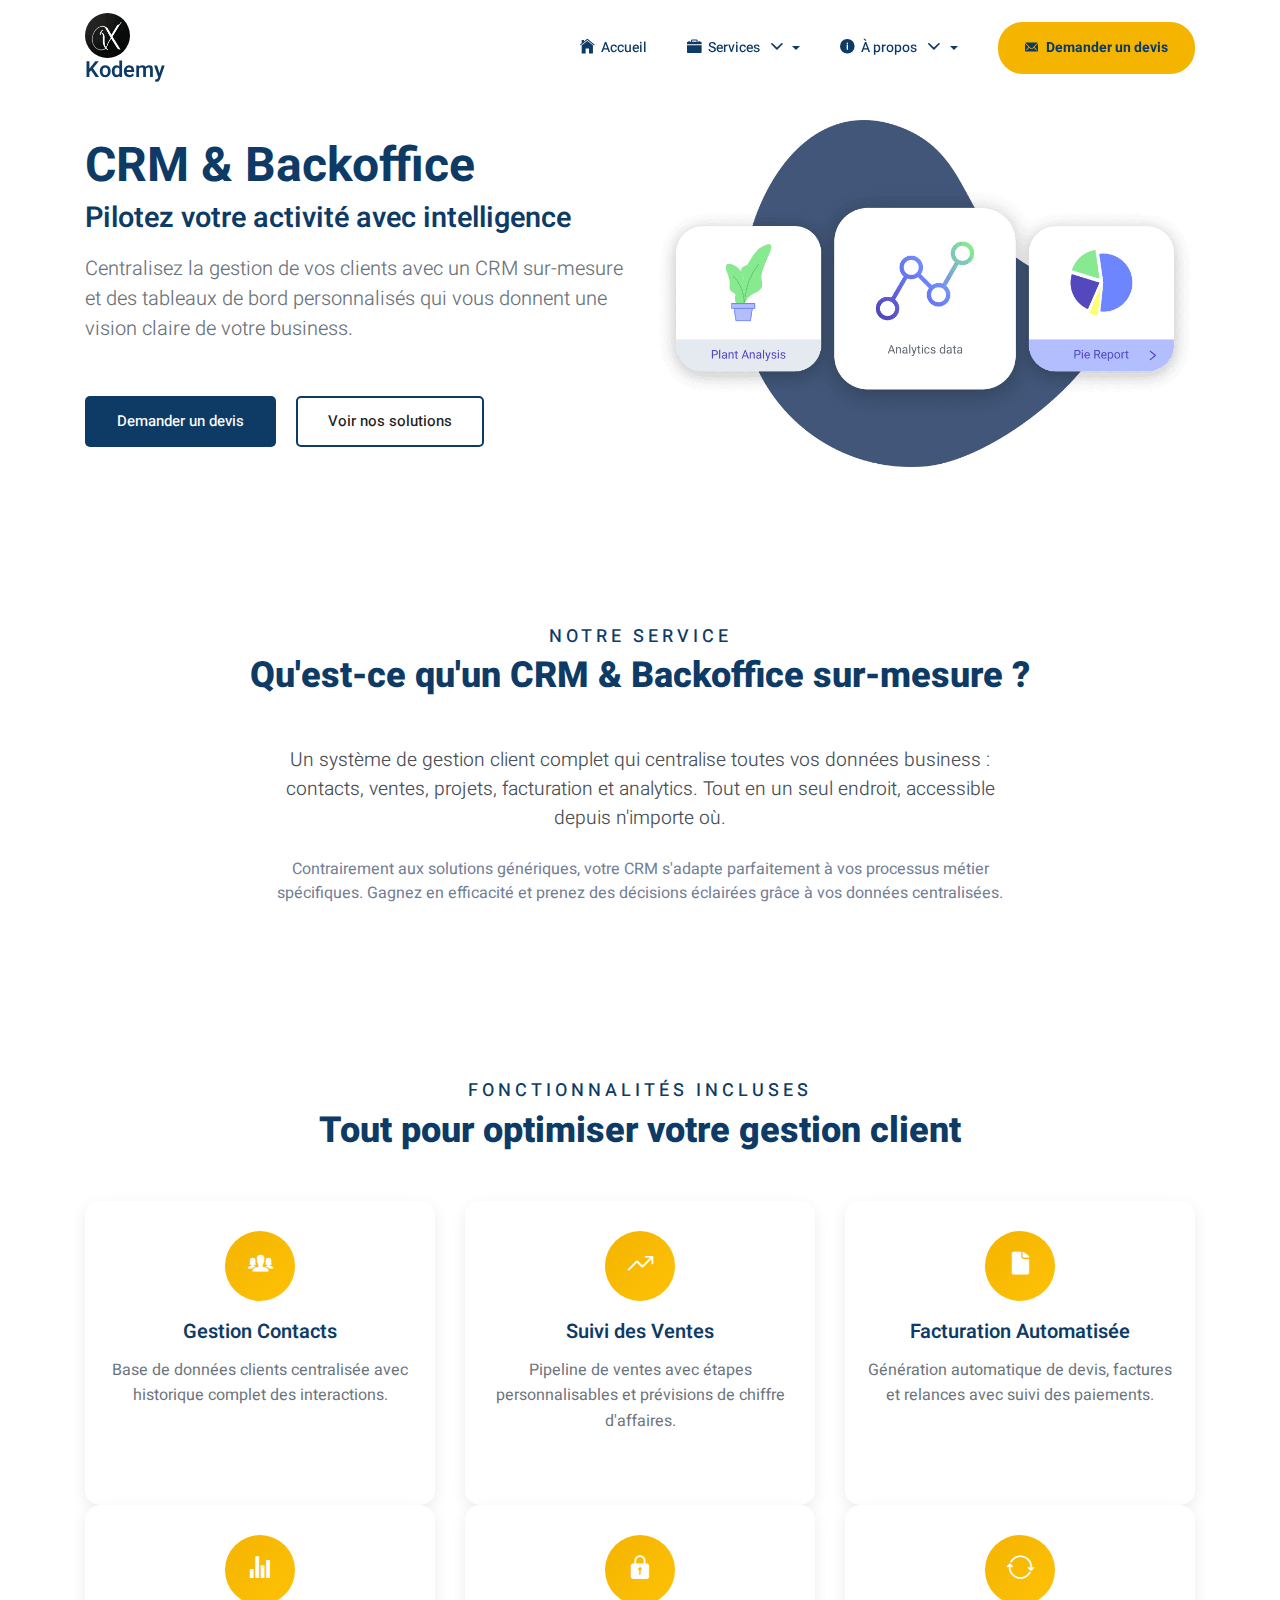
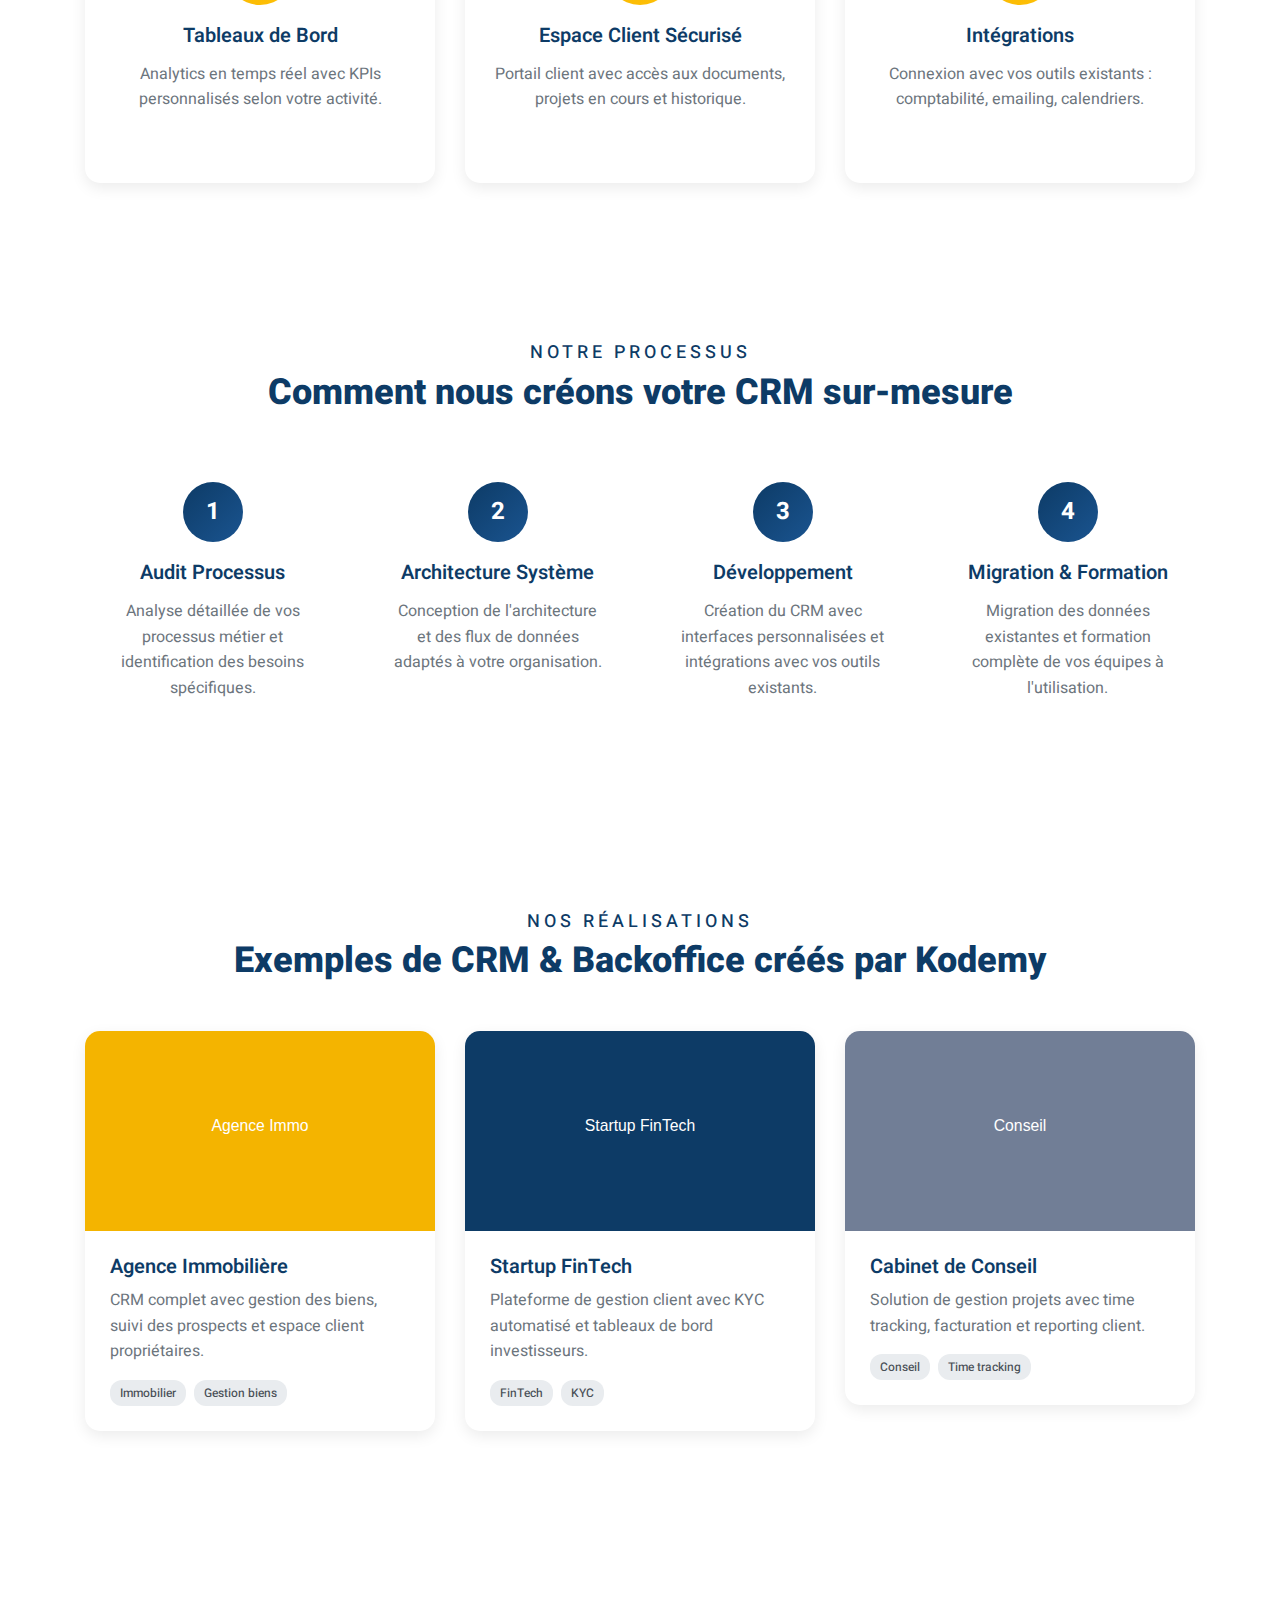
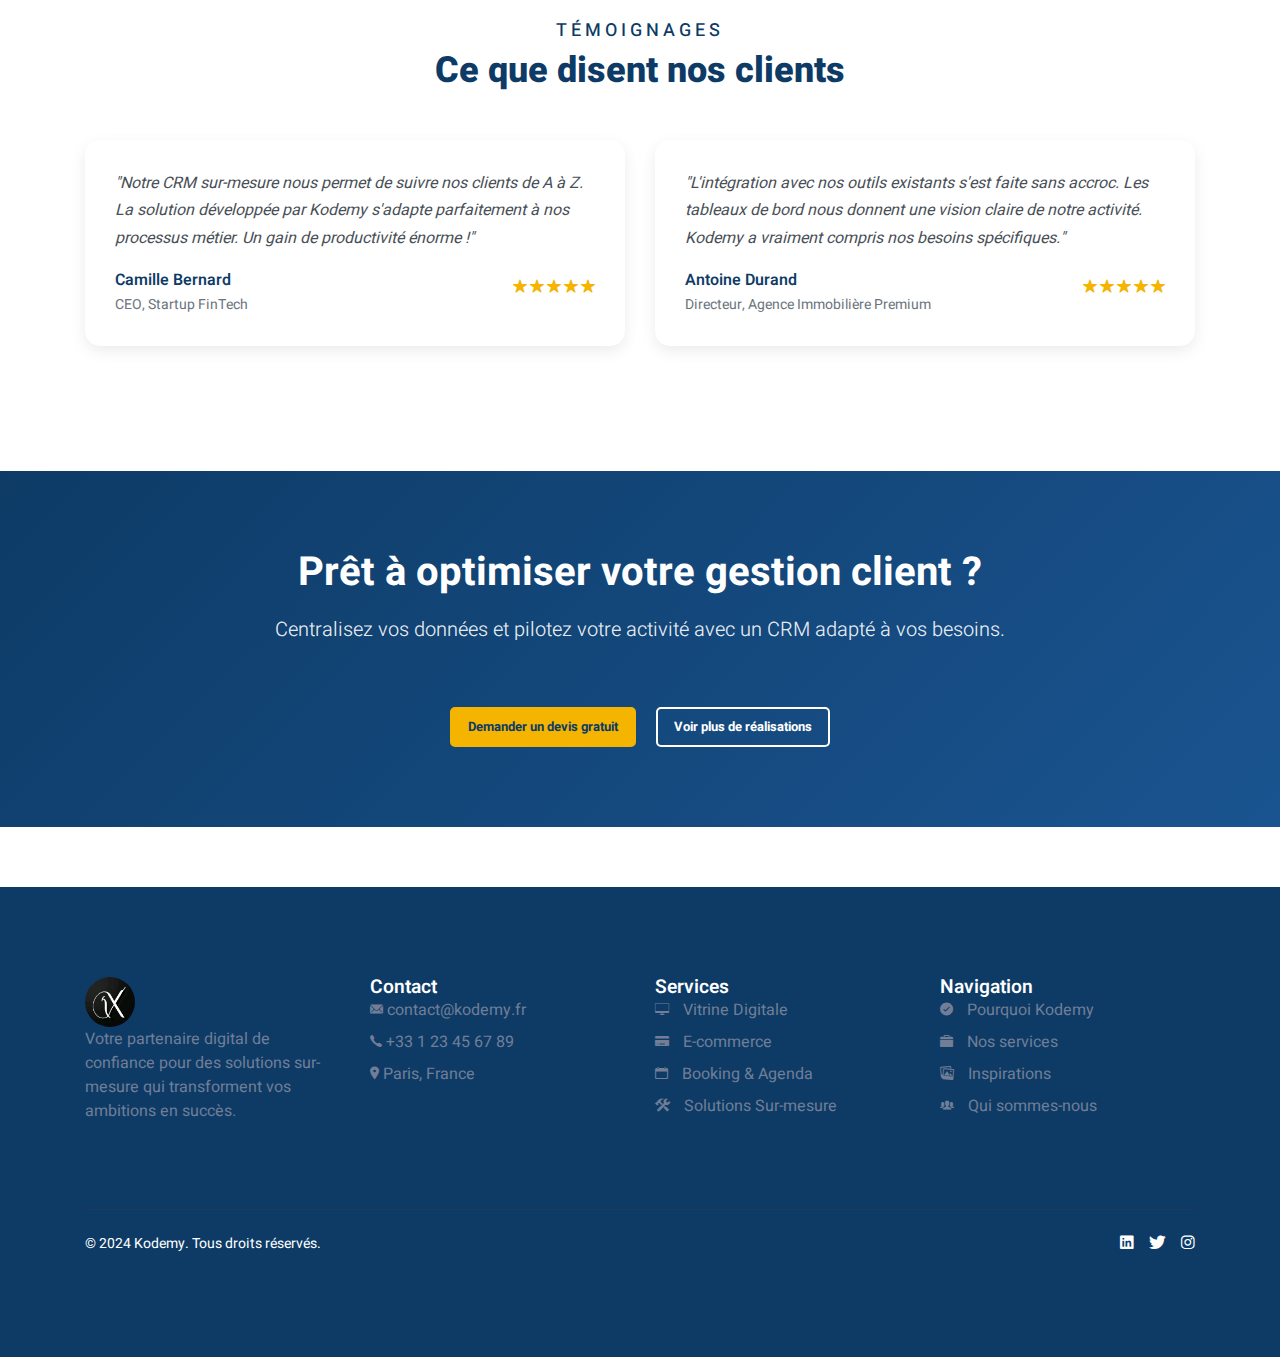
<file: crm-backoffice.html>
<!DOCTYPE html>
<html lang="fr">

<head>
	<meta charset="UTF-8">
	<meta name="viewport" content="width=device-width, initial-scale=1.0">
	<title>CRM & Backoffice - Kodemy | Solutions de gestion client avancées</title>
	<meta name="description"
		content="Optimisez votre gestion client avec Kodemy. CRM sur-mesure, tableaux de bord personnalisés et espaces clients sécurisés pour piloter votre activité.">
	<link rel="icon" href="images/logo.png">

	<!-- font -->
	<link href="https://fonts.googleapis.com/css2?family=Heebo:wght@400;500;600;700;800;900&display=swap"
		rel="stylesheet">
	<!-- end font -->

	<link rel="stylesheet" href="css/bootstrap.css">
	<link rel="stylesheet" href="css/ionicons.min.css">
	<link rel="stylesheet" href="css/magnific-popup.css">
	<link rel="stylesheet" href="css/style.css">
</head>

<body>

	<!-- loader -->
	<div class="fakeLoader"></div>
	<!-- end loader -->

	<!-- navbar -->
	<nav class="navbar navbar-expand-md navbar-light fixed-top">
		<div class="container">
			<a href="index.html" class="navbar-brand"><img src="images/logo.png" alt="Kodemy">
				<h1>Kodemy</h1>
			</a>
			<button class="navbar-toggler" type="button" data-toggle="collapse" data-target="#navbarSupportedContent"
				aria-controls="navbarSupportedContent" aria-expanded="false" aria-label="Toggle navigation">
				<i class="icon ion-ios-menu"></i>
			</button>
			<div class="collapse navbar-collapse" id="navbarSupportedContent">
				<ul class="navbar-nav ml-auto">
					<li class="nav-item">
						<a class="nav-link" href="index.html">
							<i class="icon ion-ios-home"></i>
							<span>Accueil</span>
						</a>
					</li>
					<li class="nav-item dropdown">
						<a class="nav-link dropdown-toggle" href="#" id="servicesDropdown" role="button" data-toggle="dropdown" aria-haspopup="true" aria-expanded="false">
							<i class="icon ion-ios-briefcase"></i>
							<span>Services</span>
							<i class="icon ion-ios-arrow-down dropdown-arrow"></i>
						</a>
						<div class="dropdown-menu" aria-labelledby="servicesDropdown">
							<a class="dropdown-item" href="vitrine-digitale.html">
								<i class="icon ion-ios-desktop"></i>
								<span>Vitrine Digitale</span>
							</a>
							<a class="dropdown-item" href="e-commerce.html">
								<i class="icon ion-ios-card"></i>
								<span>E-commerce</span>
							</a>
							<a class="dropdown-item" href="booking-agenda.html">
								<i class="icon ion-ios-calendar"></i>
								<span>Booking & Agenda</span>
							</a>
							<a class="dropdown-item" href="crm-backoffice.html">
								<i class="icon ion-ios-settings"></i>
								<span>CRM & Backoffice</span>
							</a>
							<a class="dropdown-item" href="ia-workflows.html">
								<i class="icon ion-ios-bulb"></i>
								<span>IA & Workflows</span>
							</a>
							<a class="dropdown-item" href="solutions-sur-mesure.html">
								<i class="icon ion-ios-construct"></i>
								<span>Solutions Sur-mesure</span>
							</a>
						</div>
					</li>
					<li class="nav-item dropdown">
						<a class="nav-link dropdown-toggle" href="#" id="aboutDropdown" role="button" data-toggle="dropdown" aria-haspopup="true" aria-expanded="false">
							<i class="icon ion-ios-information-circle"></i>
							<span>À propos</span>
							<i class="icon ion-ios-arrow-down dropdown-arrow"></i>
						</a>
						<div class="dropdown-menu" aria-labelledby="aboutDropdown">
							<a class="dropdown-item" href="about.html">
								<i class="icon ion-ios-checkmark-circle"></i>
								<span>Pourquoi Kodemy</span>
							</a>
							<a class="dropdown-item" href="index.html#team">
								<i class="icon ion-ios-people"></i>
								<span>Notre Équipe</span>
							</a>
							<a class="dropdown-item" href="index.html#actualites">
								<i class="icon ion-ios-paper"></i>
								<span>Actualités</span>
							</a>
							<a class="dropdown-item" href="index.html#portfolio">
								<i class="icon ion-ios-images"></i>
								<span>Inspirations</span>
							</a>
						</div>
					</li>
				</ul>
				<div class="navbar-cta">
					<a href="index.html#contact" class="btn-cta">
						<i class="icon ion-ios-mail"></i>
						<span>Demander un devis</span>
					</a>
				</div>
			</div>
		</div>
	</nav>
	<!-- end navbar -->

	<!-- hero section -->
	<div class="service-hero section">
		<div class="container">
			<div class="row align-items-center">
				<div class="col-md-6">
					<div class="content">
						<h1><span class="color-highlight">CRM & Backoffice</span></h1>
						<h2>Pilotez votre activité avec intelligence</h2>
						<p class="lead">
							Centralisez la gestion de vos clients avec un CRM sur-mesure et des tableaux 
							de bord personnalisés qui vous donnent une vision claire de votre business.
						</p>
						<div class="hero-cta">
							<a href="index.html#contact" class="button">Demander un devis</a>
							<a href="#exemples" class="button button-secondary">Voir nos solutions</a>
						</div>
					</div>
				</div>
				<div class="col-md-6">
					<div class="content-image">
						<img src="images/header-img.png" alt="CRM et backoffice intelligent">
					</div>
				</div>
			</div>
		</div>
	</div>
	<!-- end hero section -->

	<!-- service description -->
	<div class="service-description section">
		<div class="container">
			<div class="section-title">
				<h5 class="title-top">Notre Service</h5>
				<h3>Qu'est-ce qu'un CRM & Backoffice sur-mesure ?</h3>
			</div>
			<div class="row">
				<div class="col-md-8 mx-auto">
					<div class="content text-center">
						<p class="lead">
							Un système de gestion client complet qui centralise toutes vos données business : 
							contacts, ventes, projets, facturation et analytics. Tout en un seul endroit, 
							accessible depuis n'importe où.
						</p>
						<p>
							Contrairement aux solutions génériques, votre CRM s'adapte parfaitement à vos 
							processus métier spécifiques. Gagnez en efficacité et prenez des décisions 
							éclairées grâce à vos données centralisées.
						</p>
					</div>
				</div>
			</div>
		</div>
	</div>
	<!-- end service description -->

	<!-- features -->
	<div class="service-features section-bottom-only">
		<div class="container">
			<div class="section-title">
				<h5 class="title-top">Fonctionnalités Incluses</h5>
				<h3>Tout pour optimiser votre gestion client</h3>
			</div>
			<div class="row">
				<div class="col-md-4 col-sm-6">
					<div class="feature-card">
						<div class="feature-icon">
							<i class="icon ion-ios-people"></i>
						</div>
						<h5>Gestion Contacts</h5>
						<p>
							Base de données clients centralisée avec 
							historique complet des interactions.
						</p>
					</div>
				</div>
				<div class="col-md-4 col-sm-6">
					<div class="feature-card">
						<div class="feature-icon">
							<i class="icon ion-ios-trending-up"></i>
						</div>
						<h5>Suivi des Ventes</h5>
						<p>
							Pipeline de ventes avec étapes personnalisables 
							et prévisions de chiffre d'affaires.
						</p>
					</div>
				</div>
				<div class="col-md-4 col-sm-6">
					<div class="feature-card">
						<div class="feature-icon">
							<i class="icon ion-ios-document"></i>
						</div>
						<h5>Facturation Automatisée</h5>
						<p>
							Génération automatique de devis, factures 
							et relances avec suivi des paiements.
						</p>
					</div>
				</div>
				<div class="col-md-4 col-sm-6">
					<div class="feature-card">
						<div class="feature-icon">
							<i class="icon ion-ios-stats"></i>
						</div>
						<h5>Tableaux de Bord</h5>
						<p>
							Analytics en temps réel avec KPIs 
							personnalisés selon votre activité.
						</p>
					</div>
				</div>
				<div class="col-md-4 col-sm-6">
					<div class="feature-card">
						<div class="feature-icon">
							<i class="icon ion-ios-lock"></i>
						</div>
						<h5>Espace Client Sécurisé</h5>
						<p>
							Portail client avec accès aux documents, 
							projets en cours et historique.
						</p>
					</div>
				</div>
				<div class="col-md-4 col-sm-6">
					<div class="feature-card">
						<div class="feature-icon">
							<i class="icon ion-ios-sync"></i>
						</div>
						<h5>Intégrations</h5>
						<p>
							Connexion avec vos outils existants : 
							comptabilité, emailing, calendriers.
						</p>
					</div>
				</div>
			</div>
		</div>
	</div>
	<!-- end features -->

	<!-- process -->
	<div class="service-process section">
		<div class="container">
			<div class="section-title">
				<h5 class="title-top">Notre Processus</h5>
				<h3>Comment nous créons votre CRM sur-mesure</h3>
			</div>
			<div class="row">
				<div class="col-md-3 col-sm-6">
					<div class="process-step">
						<div class="step-number">1</div>
						<h5>Audit Processus</h5>
						<p>
							Analyse détaillée de vos processus métier 
							et identification des besoins spécifiques.
						</p>
					</div>
				</div>
				<div class="col-md-3 col-sm-6">
					<div class="process-step">
						<div class="step-number">2</div>
						<h5>Architecture Système</h5>
						<p>
							Conception de l'architecture et des flux 
							de données adaptés à votre organisation.
						</p>
					</div>
				</div>
				<div class="col-md-3 col-sm-6">
					<div class="process-step">
						<div class="step-number">3</div>
						<h5>Développement</h5>
						<p>
							Création du CRM avec interfaces personnalisées 
							et intégrations avec vos outils existants.
						</p>
					</div>
				</div>
				<div class="col-md-3 col-sm-6">
					<div class="process-step">
						<div class="step-number">4</div>
						<h5>Migration & Formation</h5>
						<p>
							Migration des données existantes et formation 
							complète de vos équipes à l'utilisation.
						</p>
					</div>
				</div>
			</div>
		</div>
	</div>
	<!-- end process -->

	<!-- examples section -->
	<div id="exemples" class="service-examples section-bottom-only">
		<div class="container">
			<div class="section-title">
				<h5 class="title-top">Nos Réalisations</h5>
				<h3>Exemples de CRM & Backoffice créés par Kodemy</h3>
			</div>
			<div class="row">
				<div class="col-md-4 col-sm-6">
					<div class="example-card">
						<div class="example-image">
							<img src="[data-uri]"
								 alt="Agence immobilière"
								 loading="lazy">
						</div>
						<div class="example-content">
							<h5>Agence Immobilière</h5>
							<p>CRM complet avec gestion des biens, suivi des prospects et espace client propriétaires.</p>
							<div class="example-tags">
								<span class="tag">Immobilier</span>
								<span class="tag">Gestion biens</span>
							</div>
						</div>
					</div>
				</div>
				<div class="col-md-4 col-sm-6">
					<div class="example-card">
						<div class="example-image">
							<img src="[data-uri]"
								 alt="Startup FinTech"
								 loading="lazy">
						</div>
						<div class="example-content">
							<h5>Startup FinTech</h5>
							<p>Plateforme de gestion client avec KYC automatisé et tableaux de bord investisseurs.</p>
							<div class="example-tags">
								<span class="tag">FinTech</span>
								<span class="tag">KYC</span>
							</div>
						</div>
					</div>
				</div>
				<div class="col-md-4 col-sm-6">
					<div class="example-card">
						<div class="example-image">
							<img src="[data-uri]"
								 alt="Cabinet conseil"
								 loading="lazy">
						</div>
						<div class="example-content">
							<h5>Cabinet de Conseil</h5>
							<p>Solution de gestion projets avec time tracking, facturation et reporting client.</p>
							<div class="example-tags">
								<span class="tag">Conseil</span>
								<span class="tag">Time tracking</span>
							</div>
						</div>
					</div>
				</div>
			</div>
		</div>
	</div>
	<!-- end examples -->

	<!-- testimonials -->
	<div class="service-testimonials section">
		<div class="container">
			<div class="section-title">
				<h5 class="title-top">Témoignages</h5>
				<h3>Ce que disent nos clients</h3>
			</div>
			<div class="row">
				<div class="col-md-6">
					<div class="testimonial-card">
						<div class="testimonial-content">
							<p>
								"Notre CRM sur-mesure nous permet de suivre nos clients de A à Z. 
								La solution développée par Kodemy s'adapte parfaitement à nos 
								processus métier. Un gain de productivité énorme !"
							</p>
						</div>
						<div class="testimonial-author">
							<div class="author-info">
								<h6>Camille Bernard</h6>
								<span>CEO, Startup FinTech</span>
							</div>
							<div class="testimonial-rating">
								<i class="icon ion-ios-star"></i>
								<i class="icon ion-ios-star"></i>
								<i class="icon ion-ios-star"></i>
								<i class="icon ion-ios-star"></i>
								<i class="icon ion-ios-star"></i>
							</div>
						</div>
					</div>
				</div>
				<div class="col-md-6">
					<div class="testimonial-card">
						<div class="testimonial-content">
							<p>
								"L'intégration avec nos outils existants s'est faite sans accroc. 
								Les tableaux de bord nous donnent une vision claire de notre activité. 
								Kodemy a vraiment compris nos besoins spécifiques."
							</p>
						</div>
						<div class="testimonial-author">
							<div class="author-info">
								<h6>Antoine Durand</h6>
								<span>Directeur, Agence Immobilière Premium</span>
							</div>
							<div class="testimonial-rating">
								<i class="icon ion-ios-star"></i>
								<i class="icon ion-ios-star"></i>
								<i class="icon ion-ios-star"></i>
								<i class="icon ion-ios-star"></i>
								<i class="icon ion-ios-star"></i>
							</div>
						</div>
					</div>
				</div>
			</div>
		</div>
	</div>
	<!-- end testimonials -->

	<!-- cta section -->
	<div class="service-cta section-bottom-only">
		<div class="container">
			<div class="row">
				<div class="col-md-8 mx-auto text-center">
					<h3>Prêt à optimiser votre gestion client ?</h3>
					<p class="lead">
						Centralisez vos données et pilotez votre activité avec un CRM adapté à vos besoins.
					</p>
					<div class="cta-buttons">
						<a href="index.html#contact" class="button">Demander un devis gratuit</a>
						<a href="index.html#portfolio" class="button button-secondary">Voir plus de réalisations</a>
					</div>
				</div>
			</div>
		</div>
	</div>
	<!-- end cta section -->

	<!-- footer -->
	<footer class="footer">
		<div class="container">
			<div class="row">
				<div class="col-md-3 col-sm-6 col-xs-12">
					<div class="content">
						<div class="brand"><img src="images/logo.png" alt="Kodemy">Kodemy</div>
						<p>
							Votre partenaire digital de confiance pour des solutions sur-mesure qui transforment vos ambitions en succès.
						</p>
					</div>
				</div>
				<div class="col-md-3 col-sm-6 col-xs-12">
					<div class="content">
						<h5>Contact</h5>
						<ul>
							<li><i class="icon ion-ios-mail"></i> contact@kodemy.fr</li>
							<li><i class="icon ion-ios-call"></i> +33 1 23 45 67 89</li>
							<li><i class="icon ion-ios-pin"></i> Paris, France</li>
						</ul>
					</div>
				</div>
				<div class="col-md-3 col-sm-6 col-xs-12">
					<div class="content">
						<h5>Services</h5>
						<ul>
							<li><a href="vitrine-digitale.html"><i class="icon ion-ios-desktop"></i> Vitrine Digitale</a></li>
							<li><a href="e-commerce.html"><i class="icon ion-ios-card"></i> E-commerce</a></li>
							<li><a href="booking-agenda.html"><i class="icon ion-ios-calendar"></i> Booking & Agenda</a></li>
							<li><a href="solutions-sur-mesure.html"><i class="icon ion-ios-construct"></i> Solutions Sur-mesure</a></li>
						</ul>
					</div>
				</div>
				<div class="col-md-3 col-sm-6 col-xs-12">
					<div class="content">
						<h5>Navigation</h5>
						<ul>
							<li><a href="about.html"><i class="icon ion-ios-checkmark-circle"></i> Pourquoi Kodemy</a></li>
							<li><a href="index.html#services"><i class="icon ion-ios-briefcase"></i> Nos services</a></li>
							<li><a href="index.html#portfolio"><i class="icon ion-ios-images"></i> Inspirations</a></li>
							<li><a href="index.html#team"><i class="icon ion-ios-people"></i> Qui sommes-nous</a></li>
						</ul>
					</div>
				</div>
			</div>
			<div class="row">
				<div class="col-12">
					<div class="footer-bottom">
						<p>&copy; 2024 Kodemy. Tous droits réservés.</p>
						<div class="social-links">
							<a href="#" aria-label="LinkedIn"><i class="icon ion-logo-linkedin"></i></a>
							<a href="#" aria-label="Twitter"><i class="icon ion-logo-twitter"></i></a>
							<a href="#" aria-label="Instagram"><i class="icon ion-logo-instagram"></i></a>
						</div>
					</div>
				</div>
			</div>
		</div>
	</footer>
	<!-- end footer -->

	<script src="js/jquery-3.5.1.min.js"></script>
	<script src="js/bootstrap.bundle.min.js"></script>
	<script src="js/imagesloaded.pkgd.min.js"></script>
	<script src="js/magnific-popup.min.js"></script>
	<script src="js/main.js"></script>

</body>

</html>
</file>
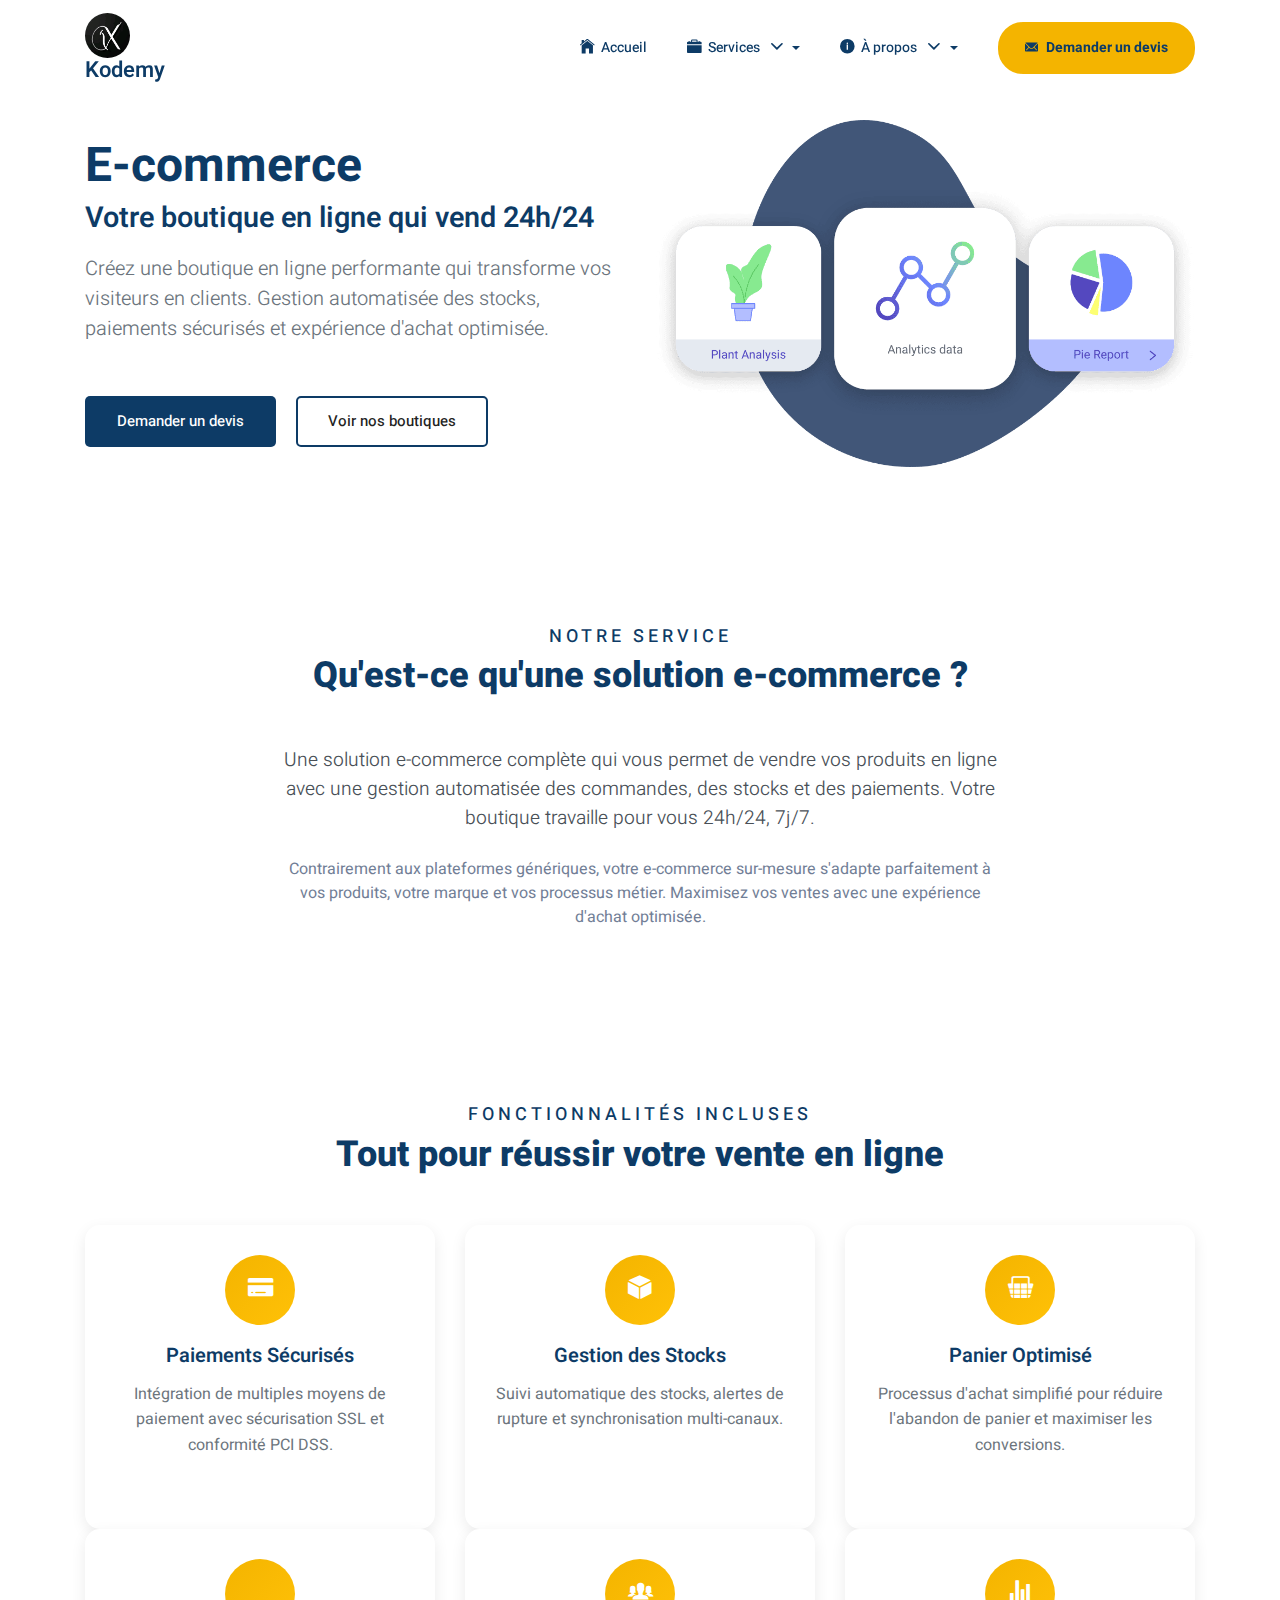
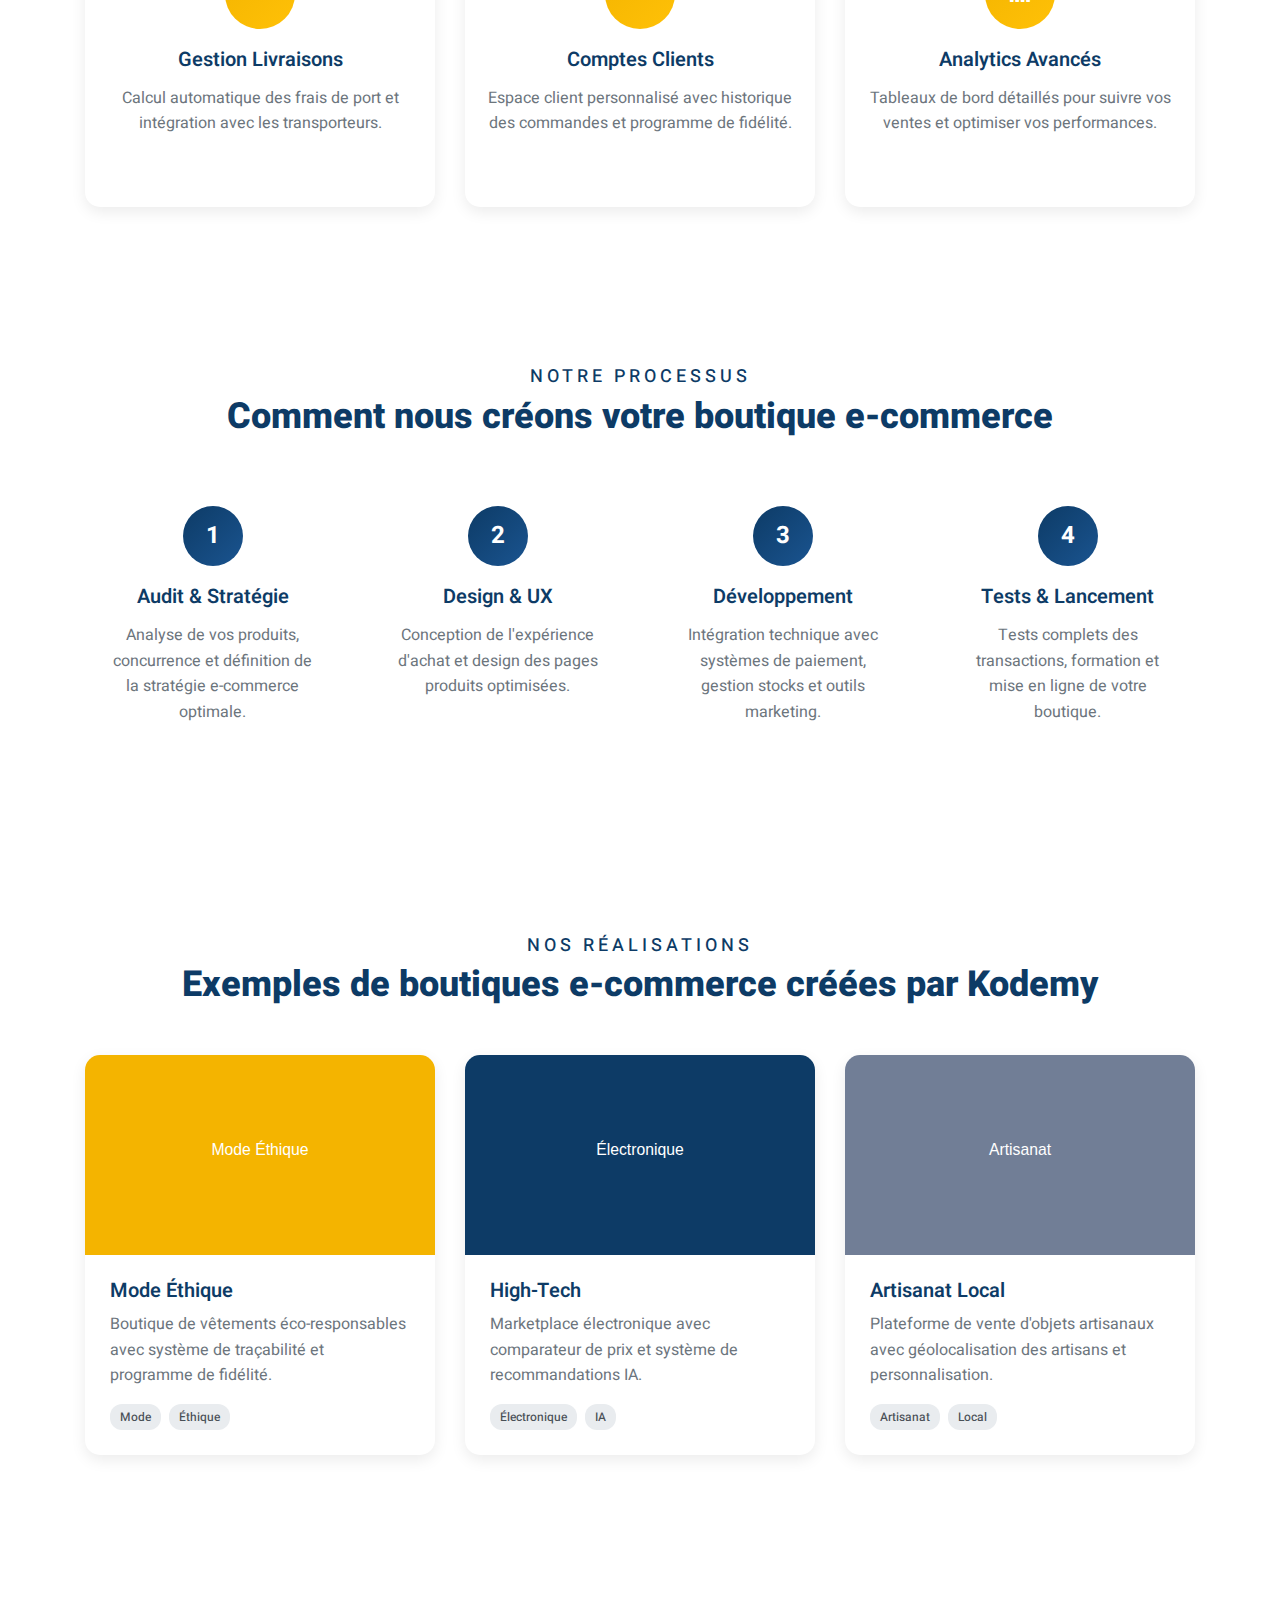
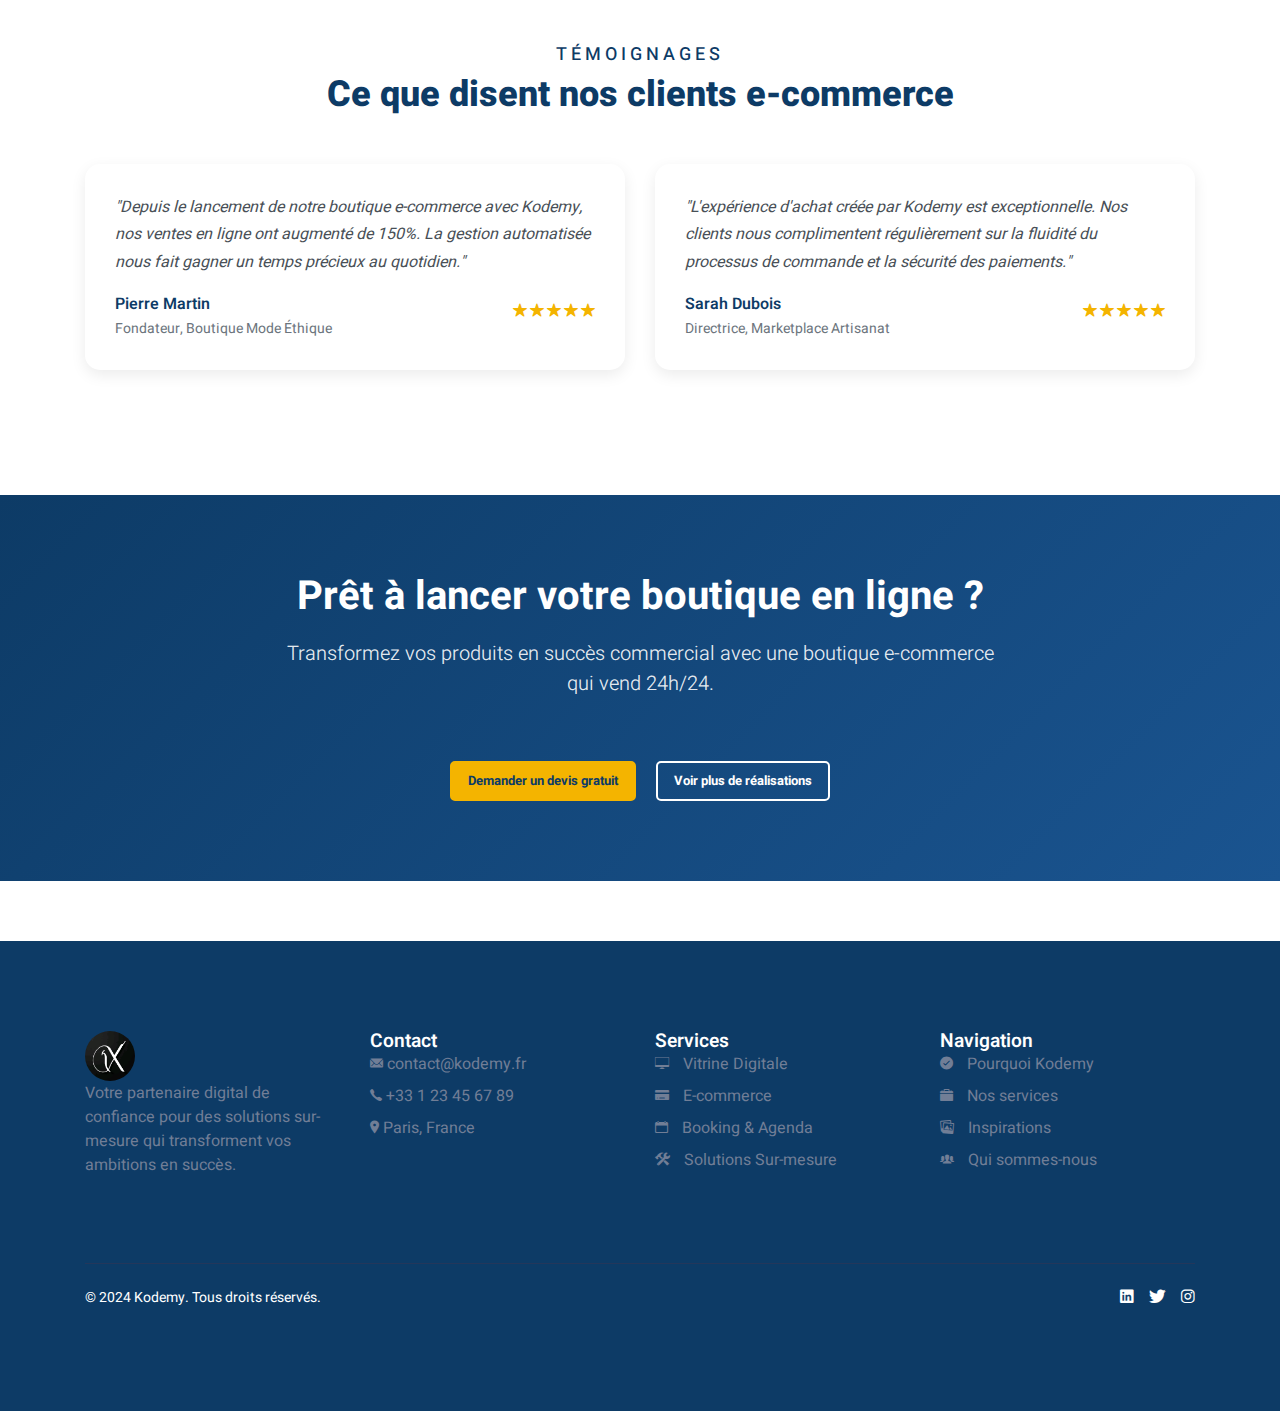
<file: e-commerce.html>
<!DOCTYPE html>
<html lang="fr">

<head>
	<meta charset="UTF-8">
	<meta name="viewport" content="width=device-width, initial-scale=1.0">
	<title>E-commerce - Kodemy | Boutiques en ligne performantes</title>
	<meta name="description"
		content="Créez votre boutique en ligne avec Kodemy. Solutions e-commerce sur-mesure, paiements sécurisés, gestion des stocks automatisée pour maximiser vos ventes.">
	<link rel="icon" href="images/logo.png">

	<!-- font -->
	<link href="https://fonts.googleapis.com/css2?family=Heebo:wght@400;500;600;700;800;900&display=swap"
		rel="stylesheet">
	<!-- end font -->

	<link rel="stylesheet" href="css/bootstrap.css">
	<link rel="stylesheet" href="css/ionicons.min.css">
	<link rel="stylesheet" href="css/magnific-popup.css">
	<link rel="stylesheet" href="css/style.css">
</head>

<body>

	<!-- loader -->
	<div class="fakeLoader"></div>
	<!-- end loader -->

	<!-- navbar -->
	<nav class="navbar navbar-expand-md navbar-light fixed-top">
		<div class="container">
			<a href="index.html" class="navbar-brand"><img src="images/logo.png" alt="Kodemy">
				<h1>Kodemy</h1>
			</a>
			<button class="navbar-toggler" type="button" data-toggle="collapse" data-target="#navbarSupportedContent"
				aria-controls="navbarSupportedContent" aria-expanded="false" aria-label="Toggle navigation">
				<i class="icon ion-ios-menu"></i>
			</button>
			<div class="collapse navbar-collapse" id="navbarSupportedContent">
				<ul class="navbar-nav ml-auto">
					<li class="nav-item">
						<a class="nav-link" href="index.html">
							<i class="icon ion-ios-home"></i>
							<span>Accueil</span>
						</a>
					</li>
					<li class="nav-item dropdown">
						<a class="nav-link dropdown-toggle" href="#" id="servicesDropdown" role="button" data-toggle="dropdown" aria-haspopup="true" aria-expanded="false">
							<i class="icon ion-ios-briefcase"></i>
							<span>Services</span>
							<i class="icon ion-ios-arrow-down dropdown-arrow"></i>
						</a>
						<div class="dropdown-menu" aria-labelledby="servicesDropdown">
							<a class="dropdown-item" href="vitrine-digitale.html">
								<i class="icon ion-ios-desktop"></i>
								<span>Vitrine Digitale</span>
							</a>
							<a class="dropdown-item" href="e-commerce.html">
								<i class="icon ion-ios-card"></i>
								<span>E-commerce</span>
							</a>
							<a class="dropdown-item" href="booking-agenda.html">
								<i class="icon ion-ios-calendar"></i>
								<span>Booking & Agenda</span>
							</a>
							<a class="dropdown-item" href="crm-backoffice.html">
								<i class="icon ion-ios-settings"></i>
								<span>CRM & Backoffice</span>
							</a>
							<a class="dropdown-item" href="ia-workflows.html">
								<i class="icon ion-ios-bulb"></i>
								<span>IA & Workflows</span>
							</a>
							<a class="dropdown-item" href="solutions-sur-mesure.html">
								<i class="icon ion-ios-construct"></i>
								<span>Solutions Sur-mesure</span>
							</a>
						</div>
					</li>
					<li class="nav-item dropdown">
						<a class="nav-link dropdown-toggle" href="#" id="aboutDropdown" role="button" data-toggle="dropdown" aria-haspopup="true" aria-expanded="false">
							<i class="icon ion-ios-information-circle"></i>
							<span>À propos</span>
							<i class="icon ion-ios-arrow-down dropdown-arrow"></i>
						</a>
						<div class="dropdown-menu" aria-labelledby="aboutDropdown">
							<a class="dropdown-item" href="about.html">
								<i class="icon ion-ios-checkmark-circle"></i>
								<span>Pourquoi Kodemy</span>
							</a>
							<a class="dropdown-item" href="index.html#team">
								<i class="icon ion-ios-people"></i>
								<span>Notre Équipe</span>
							</a>
							<a class="dropdown-item" href="index.html#actualites">
								<i class="icon ion-ios-paper"></i>
								<span>Actualités</span>
							</a>
							<a class="dropdown-item" href="index.html#portfolio">
								<i class="icon ion-ios-images"></i>
								<span>Inspirations</span>
							</a>
						</div>
					</li>
				</ul>
				<div class="navbar-cta">
					<a href="index.html#contact" class="btn-cta">
						<i class="icon ion-ios-mail"></i>
						<span>Demander un devis</span>
					</a>
				</div>
			</div>
		</div>
	</nav>
	<!-- end navbar -->

	<!-- hero section -->
	<div class="service-hero section">
		<div class="container">
			<div class="row align-items-center">
				<div class="col-md-6">
					<div class="content">
						<h1><span class="color-highlight">E-commerce</span></h1>
						<h2>Votre boutique en ligne qui vend 24h/24</h2>
						<p class="lead">
							Créez une boutique en ligne performante qui transforme vos visiteurs en clients. 
							Gestion automatisée des stocks, paiements sécurisés et expérience d'achat optimisée.
						</p>
						<div class="hero-cta">
							<a href="index.html#contact" class="button">Demander un devis</a>
							<a href="#exemples" class="button button-secondary">Voir nos boutiques</a>
						</div>
					</div>
				</div>
				<div class="col-md-6">
					<div class="content-image">
						<img src="images/header-img.png" alt="Boutique e-commerce professionnelle">
					</div>
				</div>
			</div>
		</div>
	</div>
	<!-- end hero section -->

	<!-- service description -->
	<div class="service-description section">
		<div class="container">
			<div class="section-title">
				<h5 class="title-top">Notre Service</h5>
				<h3>Qu'est-ce qu'une solution e-commerce ?</h3>
			</div>
			<div class="row">
				<div class="col-md-8 mx-auto">
					<div class="content text-center">
						<p class="lead">
							Une solution e-commerce complète qui vous permet de vendre vos produits en ligne 
							avec une gestion automatisée des commandes, des stocks et des paiements. 
							Votre boutique travaille pour vous 24h/24, 7j/7.
						</p>
						<p>
							Contrairement aux plateformes génériques, votre e-commerce sur-mesure s'adapte 
							parfaitement à vos produits, votre marque et vos processus métier. 
							Maximisez vos ventes avec une expérience d'achat optimisée.
						</p>
					</div>
				</div>
			</div>
		</div>
	</div>
	<!-- end service description -->

	<!-- features -->
	<div class="service-features section-bottom-only">
		<div class="container">
			<div class="section-title">
				<h5 class="title-top">Fonctionnalités Incluses</h5>
				<h3>Tout pour réussir votre vente en ligne</h3>
			</div>
			<div class="row">
				<div class="col-md-4 col-sm-6">
					<div class="feature-card">
						<div class="feature-icon">
							<i class="icon ion-ios-card"></i>
						</div>
						<h5>Paiements Sécurisés</h5>
						<p>
							Intégration de multiples moyens de paiement 
							avec sécurisation SSL et conformité PCI DSS.
						</p>
					</div>
				</div>
				<div class="col-md-4 col-sm-6">
					<div class="feature-card">
						<div class="feature-icon">
							<i class="icon ion-ios-cube"></i>
						</div>
						<h5>Gestion des Stocks</h5>
						<p>
							Suivi automatique des stocks, alertes de rupture 
							et synchronisation multi-canaux.
						</p>
					</div>
				</div>
				<div class="col-md-4 col-sm-6">
					<div class="feature-card">
						<div class="feature-icon">
							<i class="icon ion-ios-basket"></i>
						</div>
						<h5>Panier Optimisé</h5>
						<p>
							Processus d'achat simplifié pour réduire 
							l'abandon de panier et maximiser les conversions.
						</p>
					</div>
				</div>
				<div class="col-md-4 col-sm-6">
					<div class="feature-card">
						<div class="feature-icon">
							<i class="icon ion-ios-truck"></i>
						</div>
						<h5>Gestion Livraisons</h5>
						<p>
							Calcul automatique des frais de port et 
							intégration avec les transporteurs.
						</p>
					</div>
				</div>
				<div class="col-md-4 col-sm-6">
					<div class="feature-card">
						<div class="feature-icon">
							<i class="icon ion-ios-people"></i>
						</div>
						<h5>Comptes Clients</h5>
						<p>
							Espace client personnalisé avec historique 
							des commandes et programme de fidélité.
						</p>
					</div>
				</div>
				<div class="col-md-4 col-sm-6">
					<div class="feature-card">
						<div class="feature-icon">
							<i class="icon ion-ios-stats"></i>
						</div>
						<h5>Analytics Avancés</h5>
						<p>
							Tableaux de bord détaillés pour suivre 
							vos ventes et optimiser vos performances.
						</p>
					</div>
				</div>
			</div>
		</div>
	</div>
	<!-- end features -->

	<!-- process -->
	<div class="service-process section">
		<div class="container">
			<div class="section-title">
				<h5 class="title-top">Notre Processus</h5>
				<h3>Comment nous créons votre boutique e-commerce</h3>
			</div>
			<div class="row">
				<div class="col-md-3 col-sm-6">
					<div class="process-step">
						<div class="step-number">1</div>
						<h5>Audit & Stratégie</h5>
						<p>
							Analyse de vos produits, concurrence et 
							définition de la stratégie e-commerce optimale.
						</p>
					</div>
				</div>
				<div class="col-md-3 col-sm-6">
					<div class="process-step">
						<div class="step-number">2</div>
						<h5>Design & UX</h5>
						<p>
							Conception de l'expérience d'achat et 
							design des pages produits optimisées.
						</p>
					</div>
				</div>
				<div class="col-md-3 col-sm-6">
					<div class="process-step">
						<div class="step-number">3</div>
						<h5>Développement</h5>
						<p>
							Intégration technique avec systèmes de paiement, 
							gestion stocks et outils marketing.
						</p>
					</div>
				</div>
				<div class="col-md-3 col-sm-6">
					<div class="process-step">
						<div class="step-number">4</div>
						<h5>Tests & Lancement</h5>
						<p>
							Tests complets des transactions, formation 
							et mise en ligne de votre boutique.
						</p>
					</div>
				</div>
			</div>
		</div>
	</div>
	<!-- end process -->

	<!-- examples section -->
	<div id="exemples" class="service-examples section-bottom-only">
		<div class="container">
			<div class="section-title">
				<h5 class="title-top">Nos Réalisations</h5>
				<h3>Exemples de boutiques e-commerce créées par Kodemy</h3>
			</div>
			<div class="row">
				<div class="col-md-4 col-sm-6">
					<div class="example-card">
						<div class="example-image">
							<img src="[data-uri]"
								 alt="Boutique mode éthique"
								 loading="lazy">
						</div>
						<div class="example-content">
							<h5>Mode Éthique</h5>
							<p>Boutique de vêtements éco-responsables avec système de traçabilité et programme de fidélité.</p>
							<div class="example-tags">
								<span class="tag">Mode</span>
								<span class="tag">Éthique</span>
							</div>
						</div>
					</div>
				</div>
				<div class="col-md-4 col-sm-6">
					<div class="example-card">
						<div class="example-image">
							<img src="[data-uri]"
								 alt="Boutique électronique"
								 loading="lazy">
						</div>
						<div class="example-content">
							<h5>High-Tech</h5>
							<p>Marketplace électronique avec comparateur de prix et système de recommandations IA.</p>
							<div class="example-tags">
								<span class="tag">Électronique</span>
								<span class="tag">IA</span>
							</div>
						</div>
					</div>
				</div>
				<div class="col-md-4 col-sm-6">
					<div class="example-card">
						<div class="example-image">
							<img src="[data-uri]"
								 alt="Boutique artisanat"
								 loading="lazy">
						</div>
						<div class="example-content">
							<h5>Artisanat Local</h5>
							<p>Plateforme de vente d'objets artisanaux avec géolocalisation des artisans et personnalisation.</p>
							<div class="example-tags">
								<span class="tag">Artisanat</span>
								<span class="tag">Local</span>
							</div>
						</div>
					</div>
				</div>
			</div>
		</div>
	</div>
	<!-- end examples -->

	<!-- testimonials -->
	<div class="service-testimonials section">
		<div class="container">
			<div class="section-title">
				<h5 class="title-top">Témoignages</h5>
				<h3>Ce que disent nos clients e-commerce</h3>
			</div>
			<div class="row">
				<div class="col-md-6">
					<div class="testimonial-card">
						<div class="testimonial-content">
							<p>
								"Depuis le lancement de notre boutique e-commerce avec Kodemy, 
								nos ventes en ligne ont augmenté de 150%. La gestion automatisée 
								nous fait gagner un temps précieux au quotidien."
							</p>
						</div>
						<div class="testimonial-author">
							<div class="author-info">
								<h6>Pierre Martin</h6>
								<span>Fondateur, Boutique Mode Éthique</span>
							</div>
							<div class="testimonial-rating">
								<i class="icon ion-ios-star"></i>
								<i class="icon ion-ios-star"></i>
								<i class="icon ion-ios-star"></i>
								<i class="icon ion-ios-star"></i>
								<i class="icon ion-ios-star"></i>
							</div>
						</div>
					</div>
				</div>
				<div class="col-md-6">
					<div class="testimonial-card">
						<div class="testimonial-content">
							<p>
								"L'expérience d'achat créée par Kodemy est exceptionnelle. 
								Nos clients nous complimentent régulièrement sur la fluidité 
								du processus de commande et la sécurité des paiements."
							</p>
						</div>
						<div class="testimonial-author">
							<div class="author-info">
								<h6>Sarah Dubois</h6>
								<span>Directrice, Marketplace Artisanat</span>
							</div>
							<div class="testimonial-rating">
								<i class="icon ion-ios-star"></i>
								<i class="icon ion-ios-star"></i>
								<i class="icon ion-ios-star"></i>
								<i class="icon ion-ios-star"></i>
								<i class="icon ion-ios-star"></i>
							</div>
						</div>
					</div>
				</div>
			</div>
		</div>
	</div>
	<!-- end testimonials -->

	<!-- cta section -->
	<div class="service-cta section-bottom-only">
		<div class="container">
			<div class="row">
				<div class="col-md-8 mx-auto text-center">
					<h3>Prêt à lancer votre boutique en ligne ?</h3>
					<p class="lead">
						Transformez vos produits en succès commercial avec une boutique e-commerce qui vend 24h/24.
					</p>
					<div class="cta-buttons">
						<a href="index.html#contact" class="button">Demander un devis gratuit</a>
						<a href="index.html#portfolio" class="button button-secondary">Voir plus de réalisations</a>
					</div>
				</div>
			</div>
		</div>
	</div>
	<!-- end cta section -->

	<!-- footer -->
	<footer class="footer">
		<div class="container">
			<div class="row">
				<div class="col-md-3 col-sm-6 col-xs-12">
					<div class="content">
						<div class="brand"><img src="images/logo.png" alt="Kodemy">Kodemy</div>
						<p>
							Votre partenaire digital de confiance pour des solutions sur-mesure qui transforment vos ambitions en succès.
						</p>
					</div>
				</div>
				<div class="col-md-3 col-sm-6 col-xs-12">
					<div class="content">
						<h5>Contact</h5>
						<ul>
							<li><i class="icon ion-ios-mail"></i> contact@kodemy.fr</li>
							<li><i class="icon ion-ios-call"></i> +33 1 23 45 67 89</li>
							<li><i class="icon ion-ios-pin"></i> Paris, France</li>
						</ul>
					</div>
				</div>
				<div class="col-md-3 col-sm-6 col-xs-12">
					<div class="content">
						<h5>Services</h5>
						<ul>
							<li><a href="vitrine-digitale.html"><i class="icon ion-ios-desktop"></i> Vitrine Digitale</a></li>
							<li><a href="e-commerce.html"><i class="icon ion-ios-card"></i> E-commerce</a></li>
							<li><a href="booking-agenda.html"><i class="icon ion-ios-calendar"></i> Booking & Agenda</a></li>
							<li><a href="solutions-sur-mesure.html"><i class="icon ion-ios-construct"></i> Solutions Sur-mesure</a></li>
						</ul>
					</div>
				</div>
				<div class="col-md-3 col-sm-6 col-xs-12">
					<div class="content">
						<h5>Navigation</h5>
						<ul>
							<li><a href="about.html"><i class="icon ion-ios-checkmark-circle"></i> Pourquoi Kodemy</a></li>
							<li><a href="index.html#services"><i class="icon ion-ios-briefcase"></i> Nos services</a></li>
							<li><a href="index.html#portfolio"><i class="icon ion-ios-images"></i> Inspirations</a></li>
							<li><a href="index.html#team"><i class="icon ion-ios-people"></i> Qui sommes-nous</a></li>
						</ul>
					</div>
				</div>
			</div>
			<div class="row">
				<div class="col-12">
					<div class="footer-bottom">
						<p>&copy; 2024 Kodemy. Tous droits réservés.</p>
						<div class="social-links">
							<a href="#" aria-label="LinkedIn"><i class="icon ion-logo-linkedin"></i></a>
							<a href="#" aria-label="Twitter"><i class="icon ion-logo-twitter"></i></a>
							<a href="#" aria-label="Instagram"><i class="icon ion-logo-instagram"></i></a>
						</div>
					</div>
				</div>
			</div>
		</div>
	</footer>
	<!-- end footer -->

	<script src="js/jquery-3.5.1.min.js"></script>
	<script src="js/bootstrap.bundle.min.js"></script>
	<script src="js/imagesloaded.pkgd.min.js"></script>
	<script src="js/magnific-popup.min.js"></script>
	<script src="js/main.js"></script>

</body>

</html>
</file>
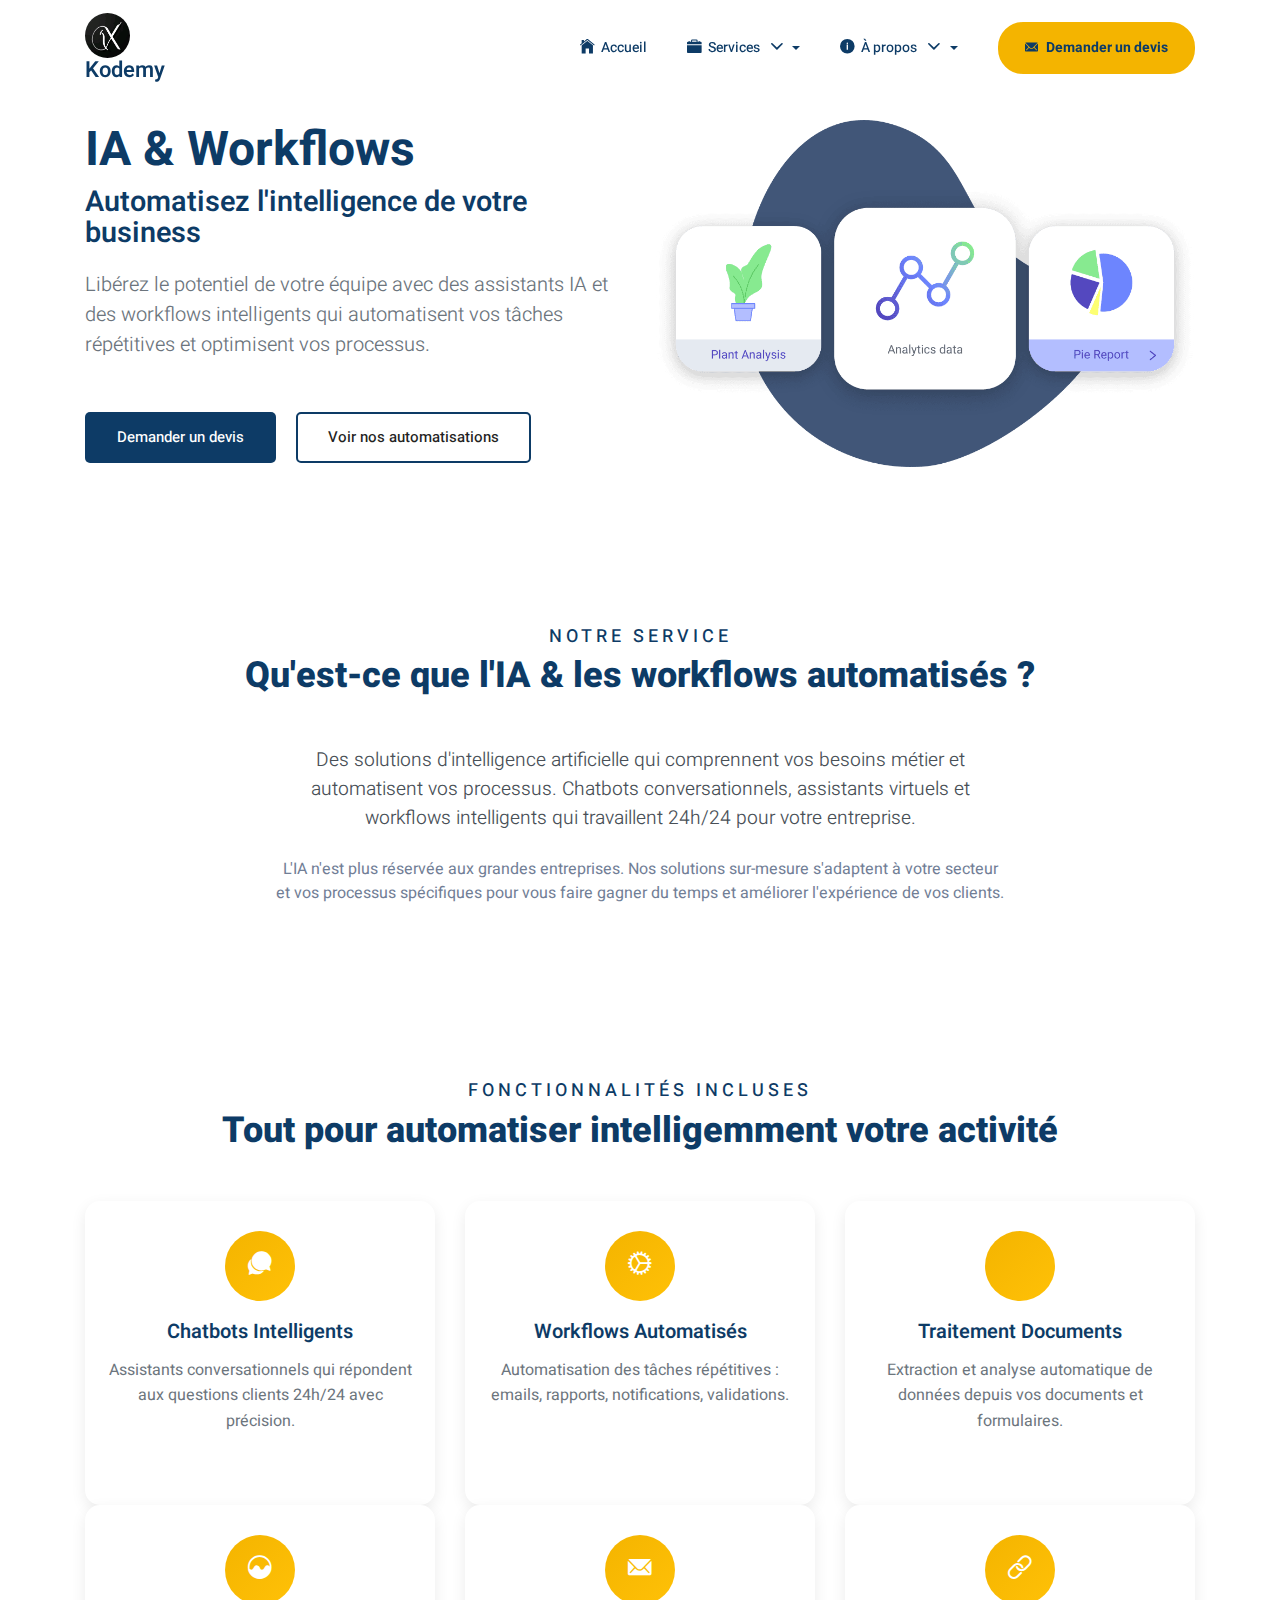
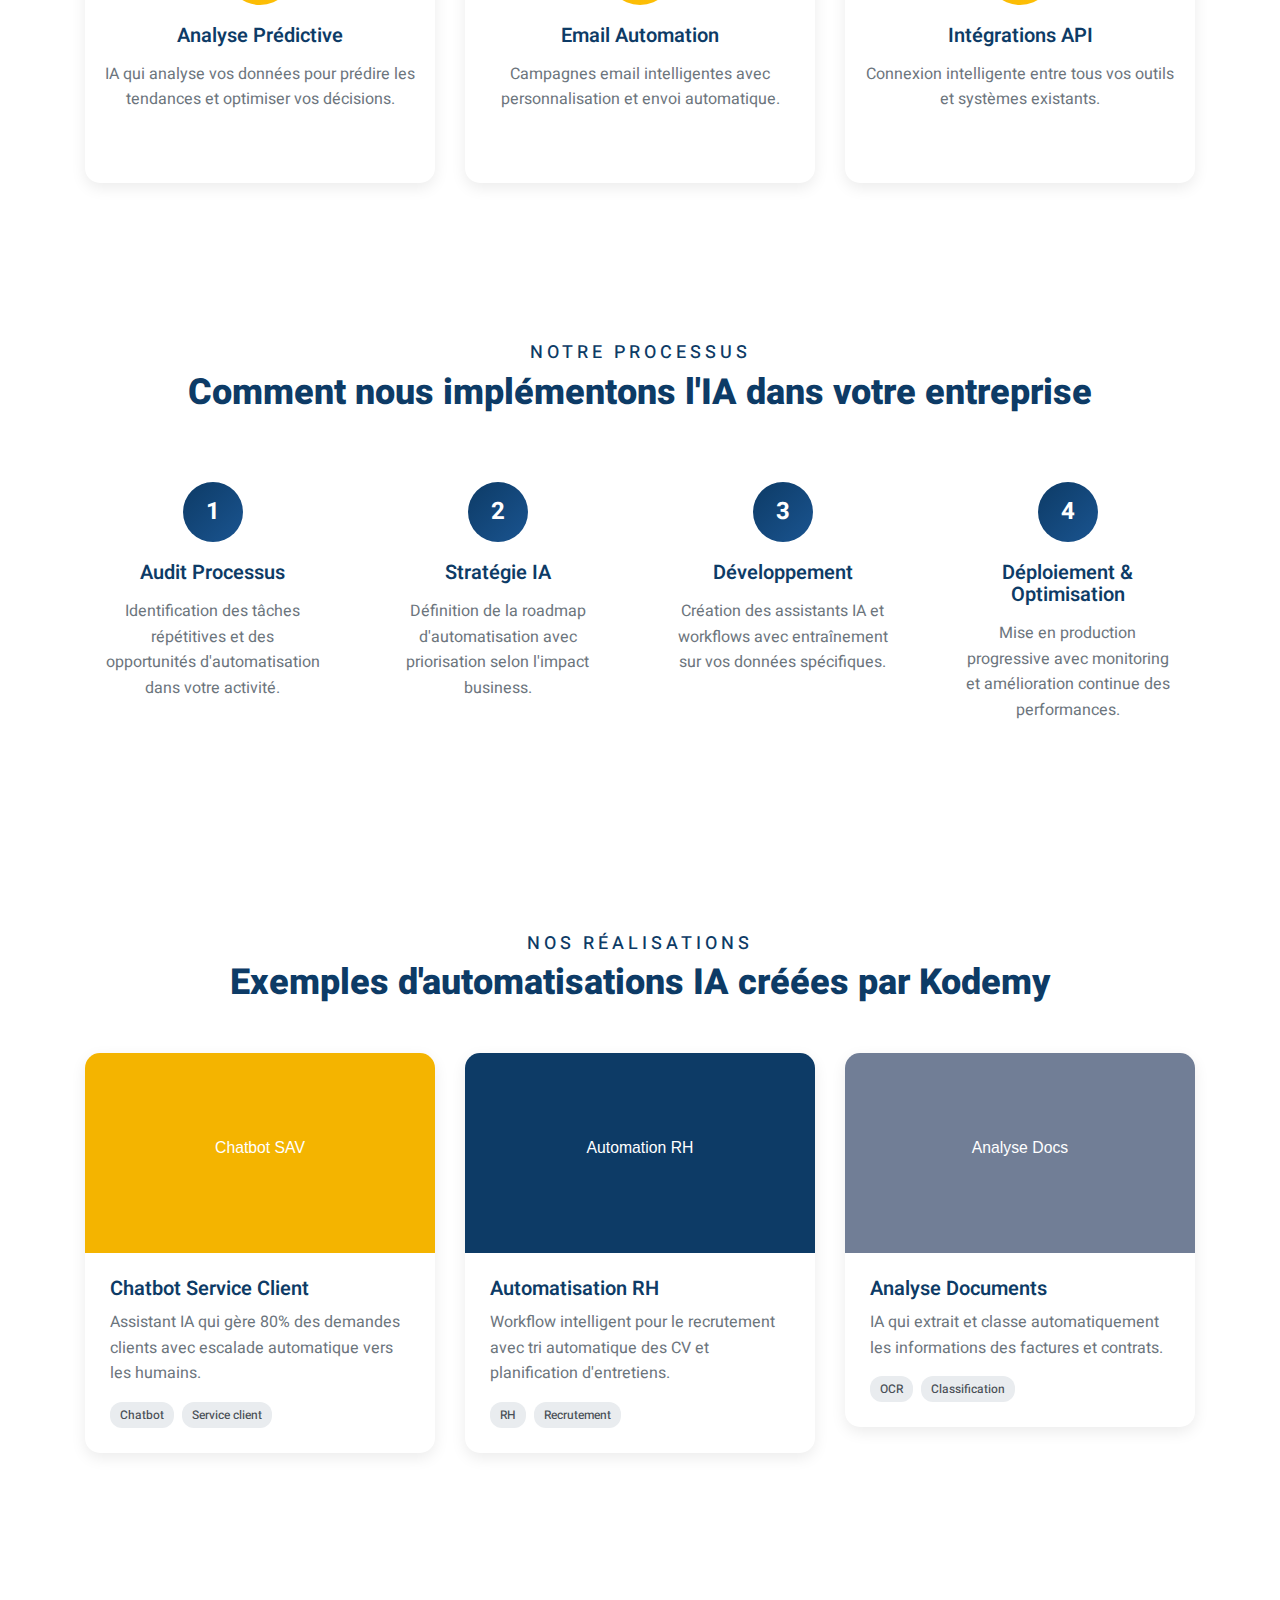
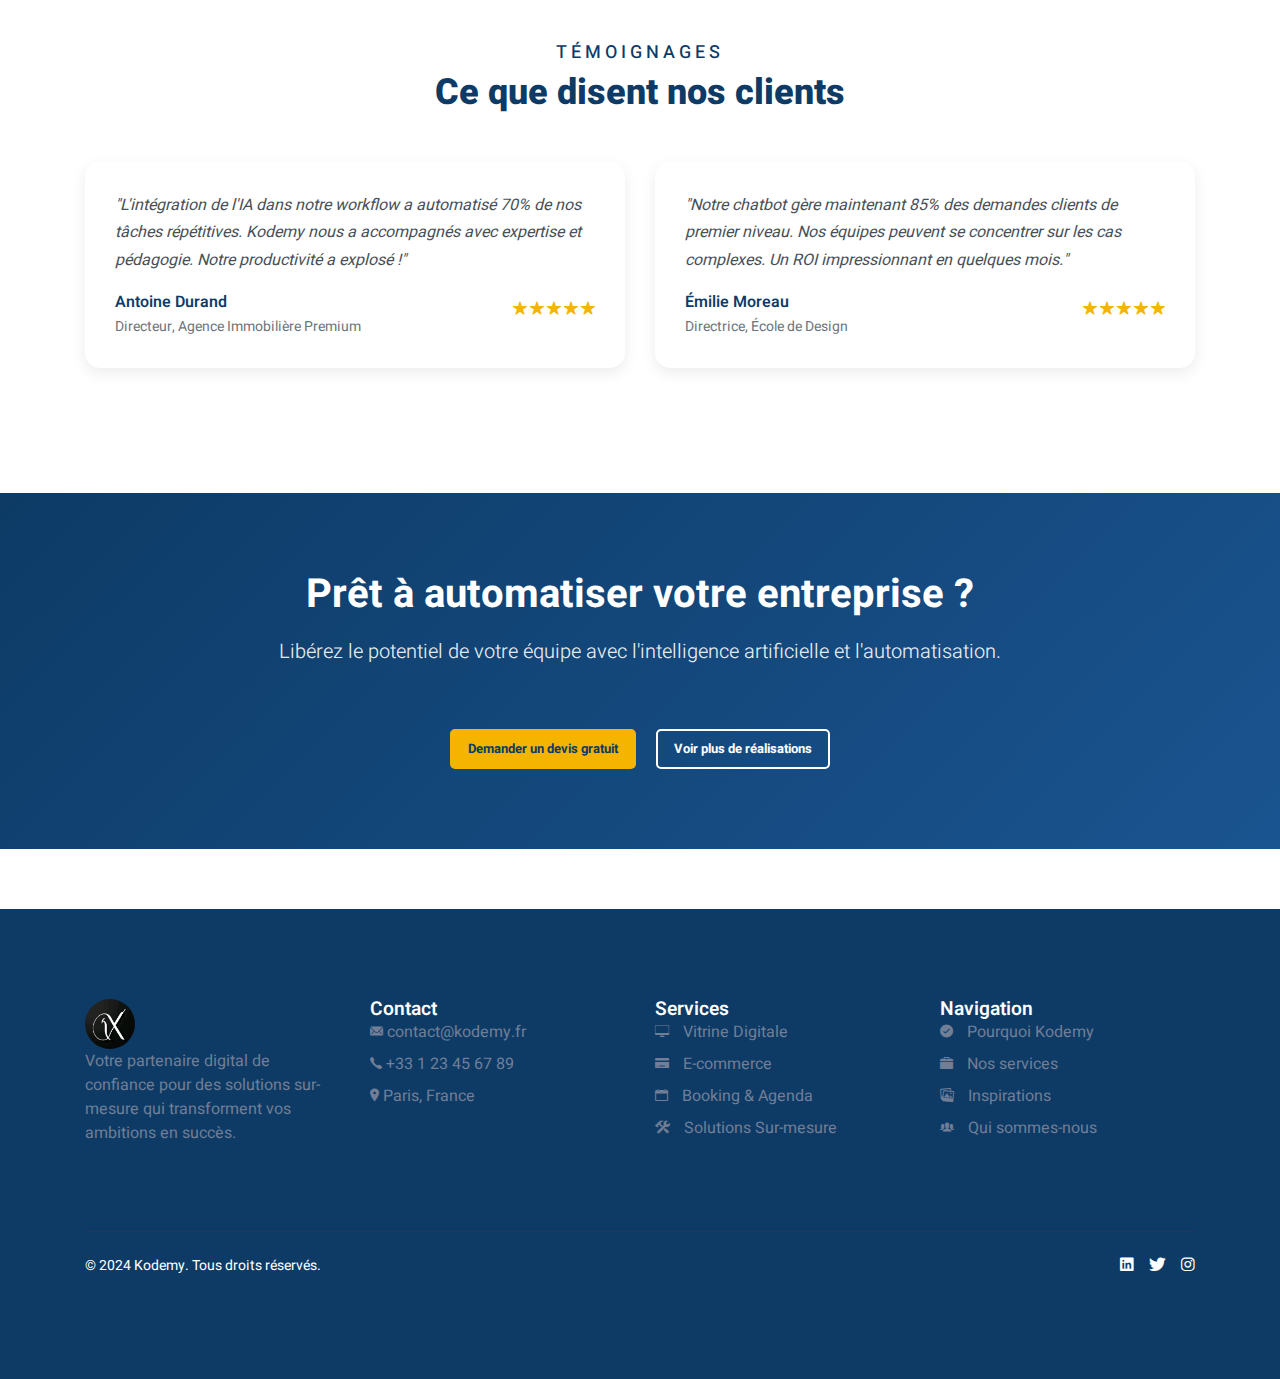
<file: ia-workflows.html>
<!DOCTYPE html>
<html lang="fr">

<head>
	<meta charset="UTF-8">
	<meta name="viewport" content="width=device-width, initial-scale=1.0">
	<title>IA & Workflows - Kodemy | Automatisation intelligente</title>
	<meta name="description"
		content="Automatisez vos processus avec l'IA. Chatbots intelligents, workflows automatisés et assistants virtuels pour optimiser votre productivité.">
	<link rel="icon" href="images/logo.png">

	<!-- font -->
	<link href="https://fonts.googleapis.com/css2?family=Heebo:wght@400;500;600;700;800;900&display=swap"
		rel="stylesheet">
	<!-- end font -->

	<link rel="stylesheet" href="css/bootstrap.css">
	<link rel="stylesheet" href="css/ionicons.min.css">
	<link rel="stylesheet" href="css/magnific-popup.css">
	<link rel="stylesheet" href="css/style.css">
</head>

<body>

	<!-- loader -->
	<div class="fakeLoader"></div>
	<!-- end loader -->

	<!-- navbar -->
	<nav class="navbar navbar-expand-md navbar-light fixed-top">
		<div class="container">
			<a href="index.html" class="navbar-brand"><img src="images/logo.png" alt="Kodemy">
				<h1>Kodemy</h1>
			</a>
			<button class="navbar-toggler" type="button" data-toggle="collapse" data-target="#navbarSupportedContent"
				aria-controls="navbarSupportedContent" aria-expanded="false" aria-label="Toggle navigation">
				<i class="icon ion-ios-menu"></i>
			</button>
			<div class="collapse navbar-collapse" id="navbarSupportedContent">
				<ul class="navbar-nav ml-auto">
					<li class="nav-item">
						<a class="nav-link" href="index.html">
							<i class="icon ion-ios-home"></i>
							<span>Accueil</span>
						</a>
					</li>
					<li class="nav-item dropdown">
						<a class="nav-link dropdown-toggle" href="#" id="servicesDropdown" role="button" data-toggle="dropdown" aria-haspopup="true" aria-expanded="false">
							<i class="icon ion-ios-briefcase"></i>
							<span>Services</span>
							<i class="icon ion-ios-arrow-down dropdown-arrow"></i>
						</a>
						<div class="dropdown-menu" aria-labelledby="servicesDropdown">
							<a class="dropdown-item" href="vitrine-digitale.html">
								<i class="icon ion-ios-desktop"></i>
								<span>Vitrine Digitale</span>
							</a>
							<a class="dropdown-item" href="e-commerce.html">
								<i class="icon ion-ios-card"></i>
								<span>E-commerce</span>
							</a>
							<a class="dropdown-item" href="booking-agenda.html">
								<i class="icon ion-ios-calendar"></i>
								<span>Booking & Agenda</span>
							</a>
							<a class="dropdown-item" href="crm-backoffice.html">
								<i class="icon ion-ios-settings"></i>
								<span>CRM & Backoffice</span>
							</a>
							<a class="dropdown-item" href="ia-workflows.html">
								<i class="icon ion-ios-bulb"></i>
								<span>IA & Workflows</span>
							</a>
							<a class="dropdown-item" href="solutions-sur-mesure.html">
								<i class="icon ion-ios-construct"></i>
								<span>Solutions Sur-mesure</span>
							</a>
						</div>
					</li>
					<li class="nav-item dropdown">
						<a class="nav-link dropdown-toggle" href="#" id="aboutDropdown" role="button" data-toggle="dropdown" aria-haspopup="true" aria-expanded="false">
							<i class="icon ion-ios-information-circle"></i>
							<span>À propos</span>
							<i class="icon ion-ios-arrow-down dropdown-arrow"></i>
						</a>
						<div class="dropdown-menu" aria-labelledby="aboutDropdown">
							<a class="dropdown-item" href="about.html">
								<i class="icon ion-ios-checkmark-circle"></i>
								<span>Pourquoi Kodemy</span>
							</a>
							<a class="dropdown-item" href="index.html#team">
								<i class="icon ion-ios-people"></i>
								<span>Notre Équipe</span>
							</a>
							<a class="dropdown-item" href="index.html#actualites">
								<i class="icon ion-ios-paper"></i>
								<span>Actualités</span>
							</a>
							<a class="dropdown-item" href="index.html#portfolio">
								<i class="icon ion-ios-images"></i>
								<span>Inspirations</span>
							</a>
						</div>
					</li>
				</ul>
				<div class="navbar-cta">
					<a href="index.html#contact" class="btn-cta">
						<i class="icon ion-ios-mail"></i>
						<span>Demander un devis</span>
					</a>
				</div>
			</div>
		</div>
	</nav>
	<!-- end navbar -->

	<!-- hero section -->
	<div class="service-hero section">
		<div class="container">
			<div class="row align-items-center">
				<div class="col-md-6">
					<div class="content">
						<h1><span class="color-highlight">IA & Workflows</span></h1>
						<h2>Automatisez l'intelligence de votre business</h2>
						<p class="lead">
							Libérez le potentiel de votre équipe avec des assistants IA et des workflows 
							intelligents qui automatisent vos tâches répétitives et optimisent vos processus.
						</p>
						<div class="hero-cta">
							<a href="index.html#contact" class="button">Demander un devis</a>
							<a href="#exemples" class="button button-secondary">Voir nos automatisations</a>
						</div>
					</div>
				</div>
				<div class="col-md-6">
					<div class="content-image">
						<img src="images/header-img.png" alt="Intelligence artificielle et automatisation">
					</div>
				</div>
			</div>
		</div>
	</div>
	<!-- end hero section -->

	<!-- service description -->
	<div class="service-description section">
		<div class="container">
			<div class="section-title">
				<h5 class="title-top">Notre Service</h5>
				<h3>Qu'est-ce que l'IA & les workflows automatisés ?</h3>
			</div>
			<div class="row">
				<div class="col-md-8 mx-auto">
					<div class="content text-center">
						<p class="lead">
							Des solutions d'intelligence artificielle qui comprennent vos besoins métier 
							et automatisent vos processus. Chatbots conversationnels, assistants virtuels 
							et workflows intelligents qui travaillent 24h/24 pour votre entreprise.
						</p>
						<p>
							L'IA n'est plus réservée aux grandes entreprises. Nos solutions sur-mesure 
							s'adaptent à votre secteur et vos processus spécifiques pour vous faire 
							gagner du temps et améliorer l'expérience de vos clients.
						</p>
					</div>
				</div>
			</div>
		</div>
	</div>
	<!-- end service description -->

	<!-- features -->
	<div class="service-features section-bottom-only">
		<div class="container">
			<div class="section-title">
				<h5 class="title-top">Fonctionnalités Incluses</h5>
				<h3>Tout pour automatiser intelligemment votre activité</h3>
			</div>
			<div class="row">
				<div class="col-md-4 col-sm-6">
					<div class="feature-card">
						<div class="feature-icon">
							<i class="icon ion-ios-chatbubbles"></i>
						</div>
						<h5>Chatbots Intelligents</h5>
						<p>
							Assistants conversationnels qui répondent 
							aux questions clients 24h/24 avec précision.
						</p>
					</div>
				</div>
				<div class="col-md-4 col-sm-6">
					<div class="feature-card">
						<div class="feature-icon">
							<i class="icon ion-ios-cog"></i>
						</div>
						<h5>Workflows Automatisés</h5>
						<p>
							Automatisation des tâches répétitives : 
							emails, rapports, notifications, validations.
						</p>
					</div>
				</div>
				<div class="col-md-4 col-sm-6">
					<div class="feature-card">
						<div class="feature-icon">
							<i class="icon ion-ios-document-text"></i>
						</div>
						<h5>Traitement Documents</h5>
						<p>
							Extraction et analyse automatique de données 
							depuis vos documents et formulaires.
						</p>
					</div>
				</div>
				<div class="col-md-4 col-sm-6">
					<div class="feature-card">
						<div class="feature-icon">
							<i class="icon ion-ios-analytics"></i>
						</div>
						<h5>Analyse Prédictive</h5>
						<p>
							IA qui analyse vos données pour prédire 
							les tendances et optimiser vos décisions.
						</p>
					</div>
				</div>
				<div class="col-md-4 col-sm-6">
					<div class="feature-card">
						<div class="feature-icon">
							<i class="icon ion-ios-mail"></i>
						</div>
						<h5>Email Automation</h5>
						<p>
							Campagnes email intelligentes avec 
							personnalisation et envoi automatique.
						</p>
					</div>
				</div>
				<div class="col-md-4 col-sm-6">
					<div class="feature-card">
						<div class="feature-icon">
							<i class="icon ion-ios-link"></i>
						</div>
						<h5>Intégrations API</h5>
						<p>
							Connexion intelligente entre tous vos 
							outils et systèmes existants.
						</p>
					</div>
				</div>
			</div>
		</div>
	</div>
	<!-- end features -->

	<!-- process -->
	<div class="service-process section">
		<div class="container">
			<div class="section-title">
				<h5 class="title-top">Notre Processus</h5>
				<h3>Comment nous implémentons l'IA dans votre entreprise</h3>
			</div>
			<div class="row">
				<div class="col-md-3 col-sm-6">
					<div class="process-step">
						<div class="step-number">1</div>
						<h5>Audit Processus</h5>
						<p>
							Identification des tâches répétitives et 
							des opportunités d'automatisation dans votre activité.
						</p>
					</div>
				</div>
				<div class="col-md-3 col-sm-6">
					<div class="process-step">
						<div class="step-number">2</div>
						<h5>Stratégie IA</h5>
						<p>
							Définition de la roadmap d'automatisation 
							avec priorisation selon l'impact business.
						</p>
					</div>
				</div>
				<div class="col-md-3 col-sm-6">
					<div class="process-step">
						<div class="step-number">3</div>
						<h5>Développement</h5>
						<p>
							Création des assistants IA et workflows 
							avec entraînement sur vos données spécifiques.
						</p>
					</div>
				</div>
				<div class="col-md-3 col-sm-6">
					<div class="process-step">
						<div class="step-number">4</div>
						<h5>Déploiement & Optimisation</h5>
						<p>
							Mise en production progressive avec 
							monitoring et amélioration continue des performances.
						</p>
					</div>
				</div>
			</div>
		</div>
	</div>
	<!-- end process -->

	<!-- examples section -->
	<div id="exemples" class="service-examples section-bottom-only">
		<div class="container">
			<div class="section-title">
				<h5 class="title-top">Nos Réalisations</h5>
				<h3>Exemples d'automatisations IA créées par Kodemy</h3>
			</div>
			<div class="row">
				<div class="col-md-4 col-sm-6">
					<div class="example-card">
						<div class="example-image">
							<img src="[data-uri]"
								 alt="Chatbot service client"
								 loading="lazy">
						</div>
						<div class="example-content">
							<h5>Chatbot Service Client</h5>
							<p>Assistant IA qui gère 80% des demandes clients avec escalade automatique vers les humains.</p>
							<div class="example-tags">
								<span class="tag">Chatbot</span>
								<span class="tag">Service client</span>
							</div>
						</div>
					</div>
				</div>
				<div class="col-md-4 col-sm-6">
					<div class="example-card">
						<div class="example-image">
							<img src="[data-uri]"
								 alt="Automatisation RH"
								 loading="lazy">
						</div>
						<div class="example-content">
							<h5>Automatisation RH</h5>
							<p>Workflow intelligent pour le recrutement avec tri automatique des CV et planification d'entretiens.</p>
							<div class="example-tags">
								<span class="tag">RH</span>
								<span class="tag">Recrutement</span>
							</div>
						</div>
					</div>
				</div>
				<div class="col-md-4 col-sm-6">
					<div class="example-card">
						<div class="example-image">
							<img src="[data-uri]"
								 alt="Analyse documents"
								 loading="lazy">
						</div>
						<div class="example-content">
							<h5>Analyse Documents</h5>
							<p>IA qui extrait et classe automatiquement les informations des factures et contrats.</p>
							<div class="example-tags">
								<span class="tag">OCR</span>
								<span class="tag">Classification</span>
							</div>
						</div>
					</div>
				</div>
			</div>
		</div>
	</div>
	<!-- end examples -->

	<!-- testimonials -->
	<div class="service-testimonials section">
		<div class="container">
			<div class="section-title">
				<h5 class="title-top">Témoignages</h5>
				<h3>Ce que disent nos clients</h3>
			</div>
			<div class="row">
				<div class="col-md-6">
					<div class="testimonial-card">
						<div class="testimonial-content">
							<p>
								"L'intégration de l'IA dans notre workflow a automatisé 70% de nos 
								tâches répétitives. Kodemy nous a accompagnés avec expertise et 
								pédagogie. Notre productivité a explosé !"
							</p>
						</div>
						<div class="testimonial-author">
							<div class="author-info">
								<h6>Antoine Durand</h6>
								<span>Directeur, Agence Immobilière Premium</span>
							</div>
							<div class="testimonial-rating">
								<i class="icon ion-ios-star"></i>
								<i class="icon ion-ios-star"></i>
								<i class="icon ion-ios-star"></i>
								<i class="icon ion-ios-star"></i>
								<i class="icon ion-ios-star"></i>
							</div>
						</div>
					</div>
				</div>
				<div class="col-md-6">
					<div class="testimonial-card">
						<div class="testimonial-content">
							<p>
								"Notre chatbot gère maintenant 85% des demandes clients de premier niveau. 
								Nos équipes peuvent se concentrer sur les cas complexes. 
								Un ROI impressionnant en quelques mois."
							</p>
						</div>
						<div class="testimonial-author">
							<div class="author-info">
								<h6>Émilie Moreau</h6>
								<span>Directrice, École de Design</span>
							</div>
							<div class="testimonial-rating">
								<i class="icon ion-ios-star"></i>
								<i class="icon ion-ios-star"></i>
								<i class="icon ion-ios-star"></i>
								<i class="icon ion-ios-star"></i>
								<i class="icon ion-ios-star"></i>
							</div>
						</div>
					</div>
				</div>
			</div>
		</div>
	</div>
	<!-- end testimonials -->

	<!-- cta section -->
	<div class="service-cta section-bottom-only">
		<div class="container">
			<div class="row">
				<div class="col-md-8 mx-auto text-center">
					<h3>Prêt à automatiser votre entreprise ?</h3>
					<p class="lead">
						Libérez le potentiel de votre équipe avec l'intelligence artificielle et l'automatisation.
					</p>
					<div class="cta-buttons">
						<a href="index.html#contact" class="button">Demander un devis gratuit</a>
						<a href="index.html#portfolio" class="button button-secondary">Voir plus de réalisations</a>
					</div>
				</div>
			</div>
		</div>
	</div>
	<!-- end cta section -->

	<!-- footer -->
	<footer class="footer">
		<div class="container">
			<div class="row">
				<div class="col-md-3 col-sm-6 col-xs-12">
					<div class="content">
						<div class="brand"><img src="images/logo.png" alt="Kodemy">Kodemy</div>
						<p>
							Votre partenaire digital de confiance pour des solutions sur-mesure qui transforment vos ambitions en succès.
						</p>
					</div>
				</div>
				<div class="col-md-3 col-sm-6 col-xs-12">
					<div class="content">
						<h5>Contact</h5>
						<ul>
							<li><i class="icon ion-ios-mail"></i> contact@kodemy.fr</li>
							<li><i class="icon ion-ios-call"></i> +33 1 23 45 67 89</li>
							<li><i class="icon ion-ios-pin"></i> Paris, France</li>
						</ul>
					</div>
				</div>
				<div class="col-md-3 col-sm-6 col-xs-12">
					<div class="content">
						<h5>Services</h5>
						<ul>
							<li><a href="vitrine-digitale.html"><i class="icon ion-ios-desktop"></i> Vitrine Digitale</a></li>
							<li><a href="e-commerce.html"><i class="icon ion-ios-card"></i> E-commerce</a></li>
							<li><a href="booking-agenda.html"><i class="icon ion-ios-calendar"></i> Booking & Agenda</a></li>
							<li><a href="solutions-sur-mesure.html"><i class="icon ion-ios-construct"></i> Solutions Sur-mesure</a></li>
						</ul>
					</div>
				</div>
				<div class="col-md-3 col-sm-6 col-xs-12">
					<div class="content">
						<h5>Navigation</h5>
						<ul>
							<li><a href="about.html"><i class="icon ion-ios-checkmark-circle"></i> Pourquoi Kodemy</a></li>
							<li><a href="index.html#services"><i class="icon ion-ios-briefcase"></i> Nos services</a></li>
							<li><a href="index.html#portfolio"><i class="icon ion-ios-images"></i> Inspirations</a></li>
							<li><a href="index.html#team"><i class="icon ion-ios-people"></i> Qui sommes-nous</a></li>
						</ul>
					</div>
				</div>
			</div>
			<div class="row">
				<div class="col-12">
					<div class="footer-bottom">
						<p>&copy; 2024 Kodemy. Tous droits réservés.</p>
						<div class="social-links">
							<a href="#" aria-label="LinkedIn"><i class="icon ion-logo-linkedin"></i></a>
							<a href="#" aria-label="Twitter"><i class="icon ion-logo-twitter"></i></a>
							<a href="#" aria-label="Instagram"><i class="icon ion-logo-instagram"></i></a>
						</div>
					</div>
				</div>
			</div>
		</div>
	</footer>
	<!-- end footer -->

	<script src="js/jquery-3.5.1.min.js"></script>
	<script src="js/bootstrap.bundle.min.js"></script>
	<script src="js/imagesloaded.pkgd.min.js"></script>
	<script src="js/magnific-popup.min.js"></script>
	<script src="js/main.js"></script>

</body>

</html>
</file>
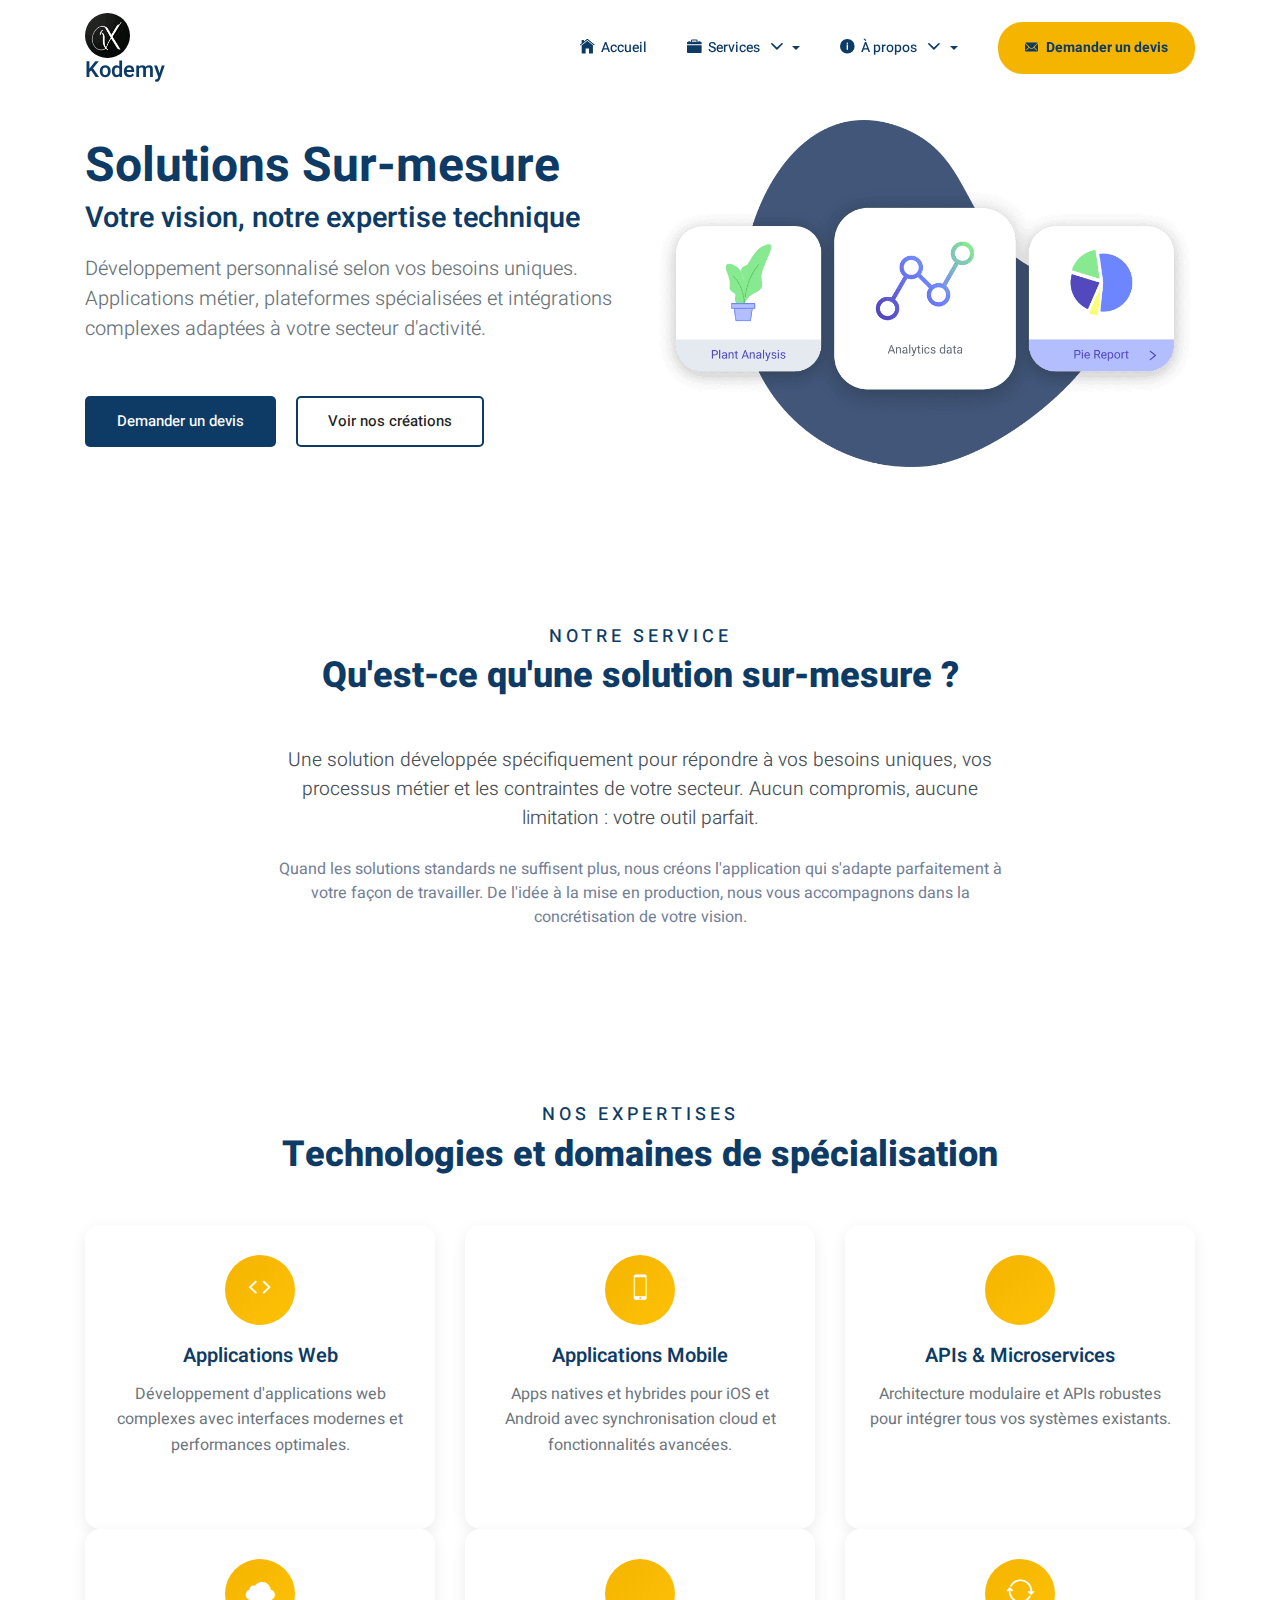
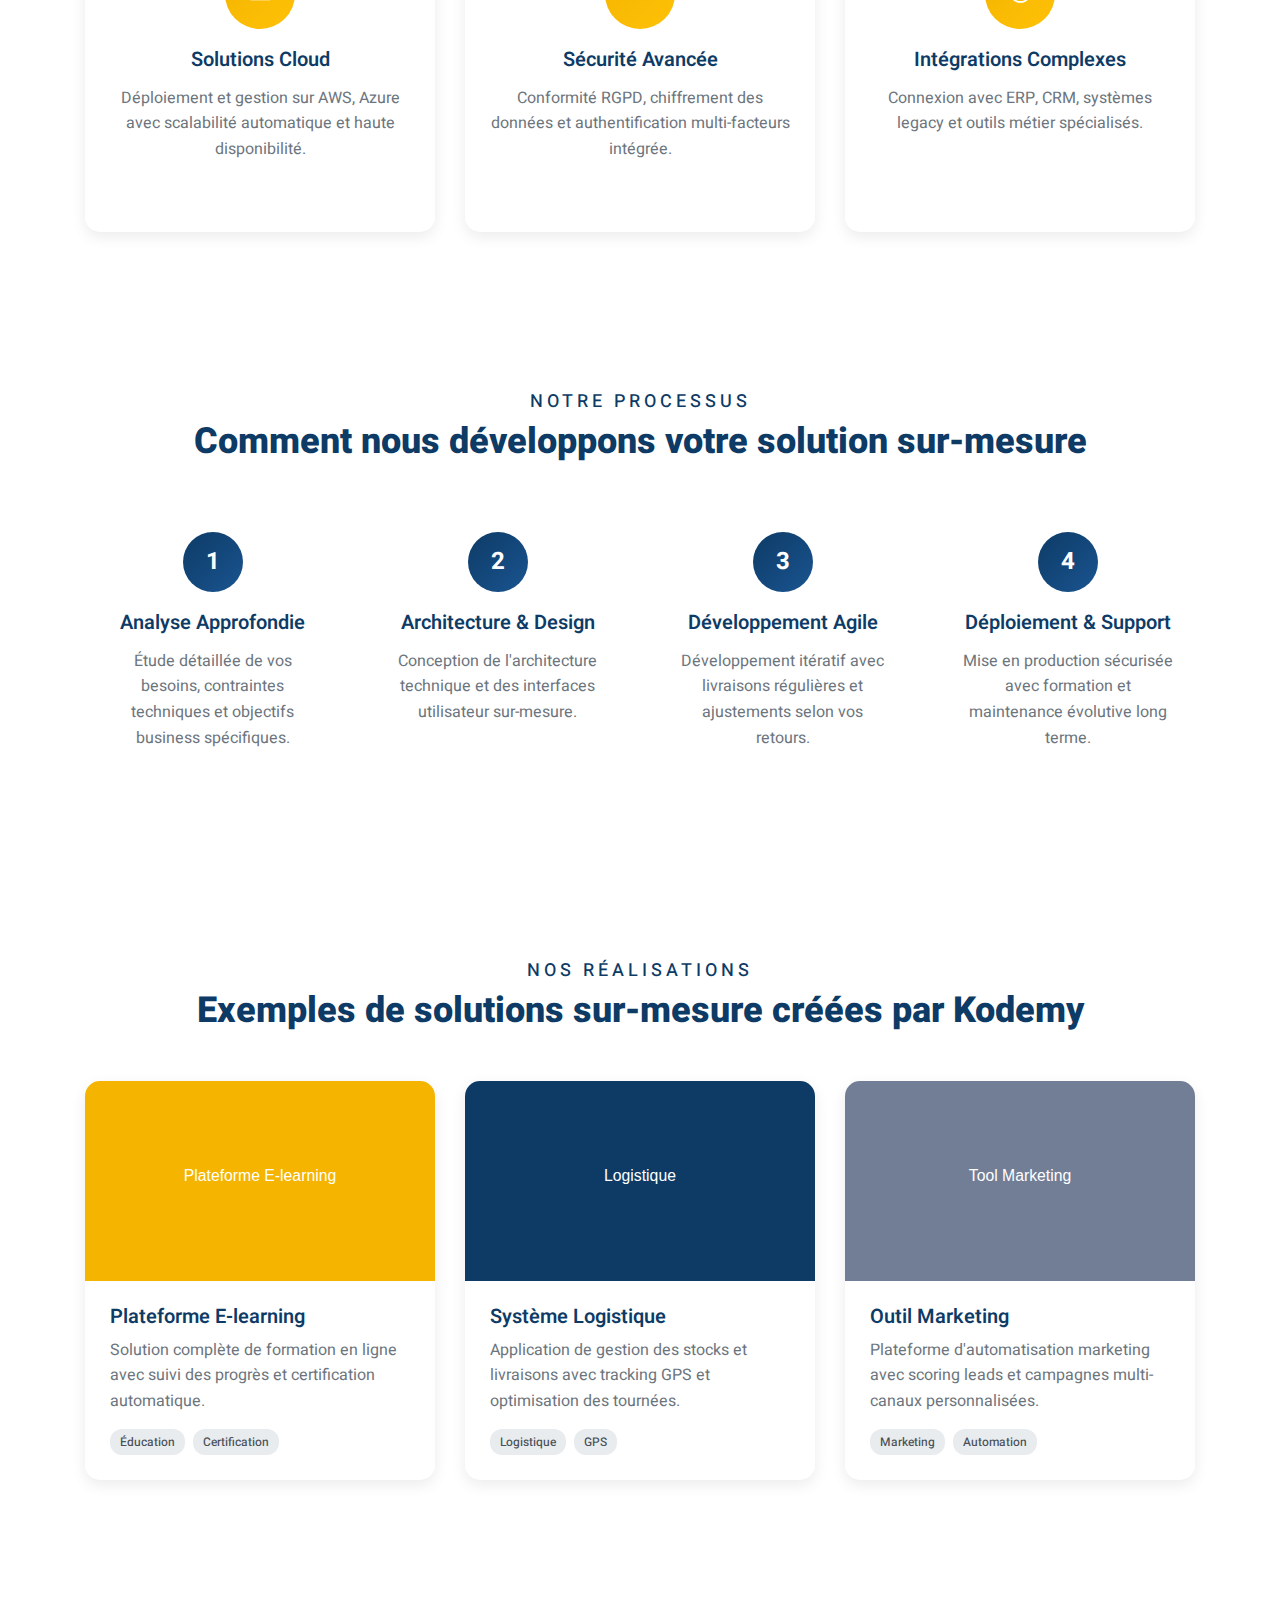
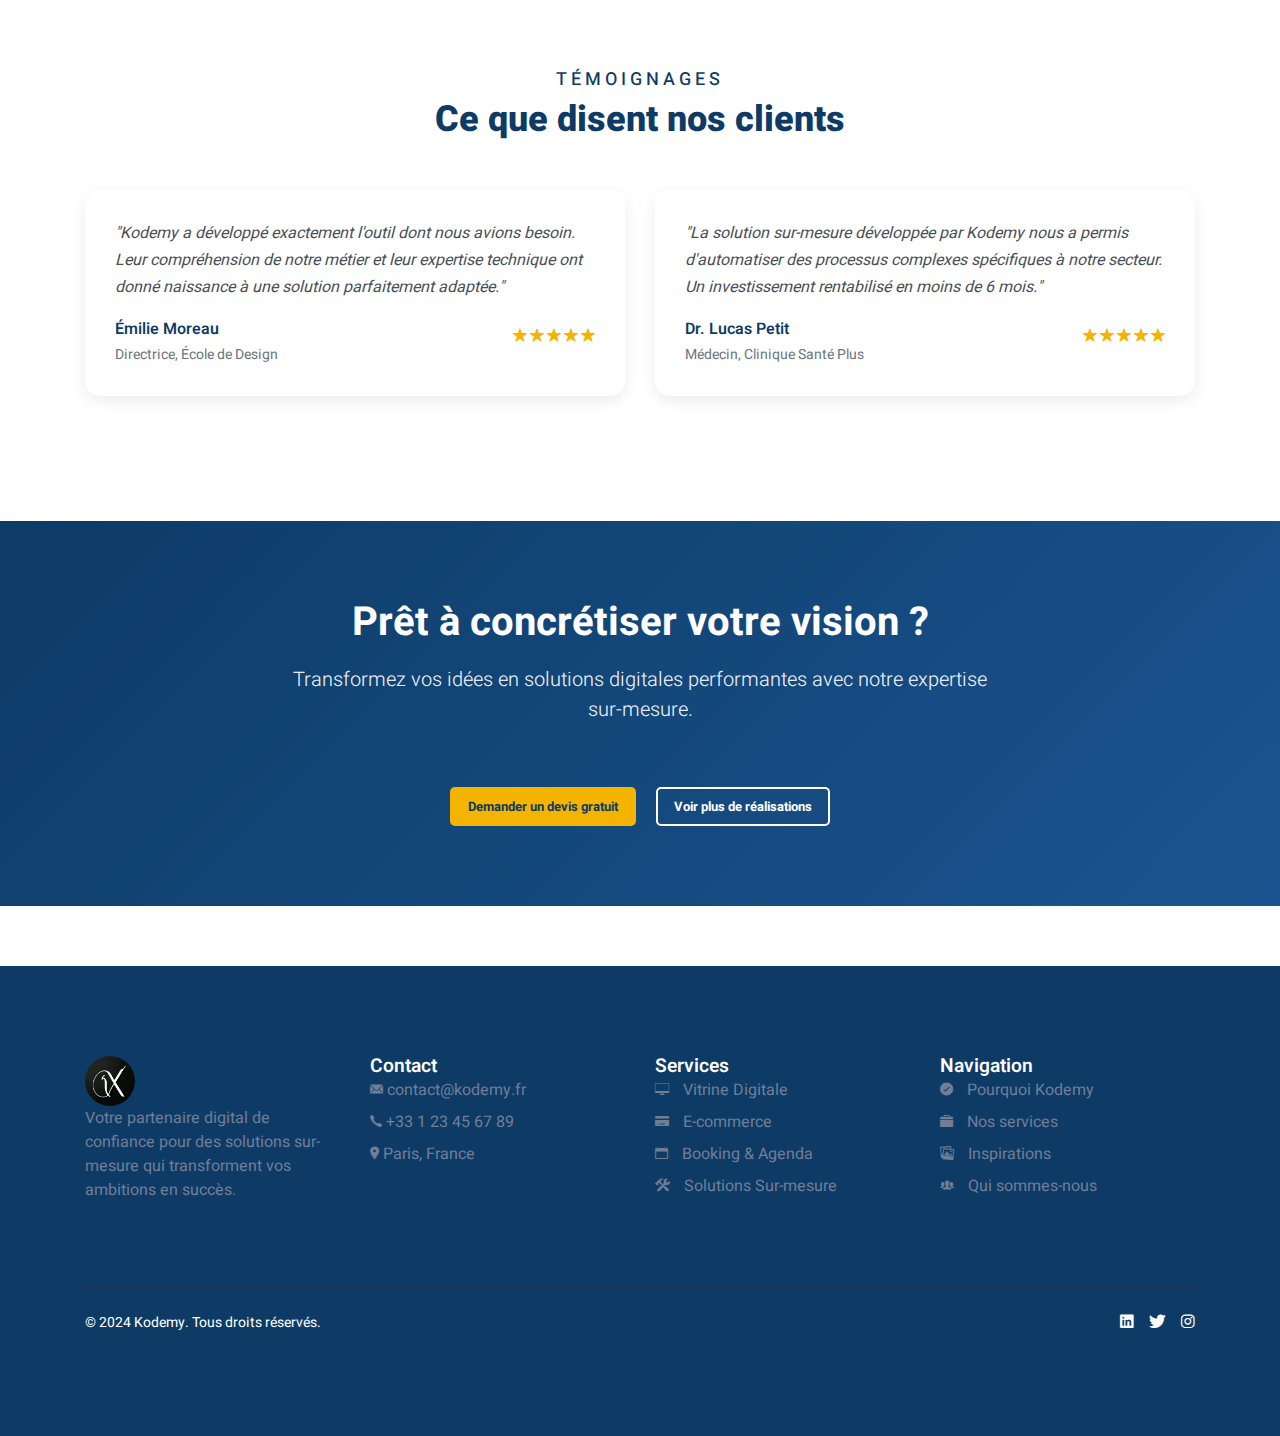
<file: solutions-sur-mesure.html>
<!DOCTYPE html>
<html lang="fr">

<head>
	<meta charset="UTF-8">
	<meta name="viewport" content="width=device-width, initial-scale=1.0">
	<title>Solutions Sur-mesure - Kodemy | Développement personnalisé</title>
	<meta name="description"
		content="Développement sur-mesure avec Kodemy. Solutions personnalisées adaptées à votre secteur et vos besoins spécifiques pour une efficacité maximale.">
	<link rel="icon" href="images/logo.png">

	<!-- font -->
	<link href="https://fonts.googleapis.com/css2?family=Heebo:wght@400;500;600;700;800;900&display=swap"
		rel="stylesheet">
	<!-- end font -->

	<link rel="stylesheet" href="css/bootstrap.css">
	<link rel="stylesheet" href="css/ionicons.min.css">
	<link rel="stylesheet" href="css/magnific-popup.css">
	<link rel="stylesheet" href="css/style.css">
</head>

<body>

	<!-- loader -->
	<div class="fakeLoader"></div>
	<!-- end loader -->

	<!-- navbar -->
	<nav class="navbar navbar-expand-md navbar-light fixed-top">
		<div class="container">
			<a href="index.html" class="navbar-brand"><img src="images/logo.png" alt="Kodemy">
				<h1>Kodemy</h1>
			</a>
			<button class="navbar-toggler" type="button" data-toggle="collapse" data-target="#navbarSupportedContent"
				aria-controls="navbarSupportedContent" aria-expanded="false" aria-label="Toggle navigation">
				<i class="icon ion-ios-menu"></i>
			</button>
			<div class="collapse navbar-collapse" id="navbarSupportedContent">
				<ul class="navbar-nav ml-auto">
					<li class="nav-item">
						<a class="nav-link" href="index.html">
							<i class="icon ion-ios-home"></i>
							<span>Accueil</span>
						</a>
					</li>
					<li class="nav-item dropdown">
						<a class="nav-link dropdown-toggle" href="#" id="servicesDropdown" role="button" data-toggle="dropdown" aria-haspopup="true" aria-expanded="false">
							<i class="icon ion-ios-briefcase"></i>
							<span>Services</span>
							<i class="icon ion-ios-arrow-down dropdown-arrow"></i>
						</a>
						<div class="dropdown-menu" aria-labelledby="servicesDropdown">
							<a class="dropdown-item" href="vitrine-digitale.html">
								<i class="icon ion-ios-desktop"></i>
								<span>Vitrine Digitale</span>
							</a>
							<a class="dropdown-item" href="e-commerce.html">
								<i class="icon ion-ios-card"></i>
								<span>E-commerce</span>
							</a>
							<a class="dropdown-item" href="booking-agenda.html">
								<i class="icon ion-ios-calendar"></i>
								<span>Booking & Agenda</span>
							</a>
							<a class="dropdown-item" href="crm-backoffice.html">
								<i class="icon ion-ios-settings"></i>
								<span>CRM & Backoffice</span>
							</a>
							<a class="dropdown-item" href="ia-workflows.html">
								<i class="icon ion-ios-bulb"></i>
								<span>IA & Workflows</span>
							</a>
							<a class="dropdown-item" href="solutions-sur-mesure.html">
								<i class="icon ion-ios-construct"></i>
								<span>Solutions Sur-mesure</span>
							</a>
						</div>
					</li>
					<li class="nav-item dropdown">
						<a class="nav-link dropdown-toggle" href="#" id="aboutDropdown" role="button" data-toggle="dropdown" aria-haspopup="true" aria-expanded="false">
							<i class="icon ion-ios-information-circle"></i>
							<span>À propos</span>
							<i class="icon ion-ios-arrow-down dropdown-arrow"></i>
						</a>
						<div class="dropdown-menu" aria-labelledby="aboutDropdown">
							<a class="dropdown-item" href="about.html">
								<i class="icon ion-ios-checkmark-circle"></i>
								<span>Pourquoi Kodemy</span>
							</a>
							<a class="dropdown-item" href="index.html#team">
								<i class="icon ion-ios-people"></i>
								<span>Notre Équipe</span>
							</a>
							<a class="dropdown-item" href="index.html#actualites">
								<i class="icon ion-ios-paper"></i>
								<span>Actualités</span>
							</a>
							<a class="dropdown-item" href="index.html#portfolio">
								<i class="icon ion-ios-images"></i>
								<span>Inspirations</span>
							</a>
						</div>
					</li>
				</ul>
				<div class="navbar-cta">
					<a href="index.html#contact" class="btn-cta">
						<i class="icon ion-ios-mail"></i>
						<span>Demander un devis</span>
					</a>
				</div>
			</div>
		</div>
	</nav>
	<!-- end navbar -->

	<!-- hero section -->
	<div class="service-hero section">
		<div class="container">
			<div class="row align-items-center">
				<div class="col-md-6">
					<div class="content">
						<h1><span class="color-highlight">Solutions Sur-mesure</span></h1>
						<h2>Votre vision, notre expertise technique</h2>
						<p class="lead">
							Développement personnalisé selon vos besoins uniques. Applications métier, 
							plateformes spécialisées et intégrations complexes adaptées à votre secteur d'activité.
						</p>
						<div class="hero-cta">
							<a href="index.html#contact" class="button">Demander un devis</a>
							<a href="#exemples" class="button button-secondary">Voir nos créations</a>
						</div>
					</div>
				</div>
				<div class="col-md-6">
					<div class="content-image">
						<img src="images/header-img.png" alt="Développement sur-mesure">
					</div>
				</div>
			</div>
		</div>
	</div>
	<!-- end hero section -->

	<!-- service description -->
	<div class="service-description section">
		<div class="container">
			<div class="section-title">
				<h5 class="title-top">Notre Service</h5>
				<h3>Qu'est-ce qu'une solution sur-mesure ?</h3>
			</div>
			<div class="row">
				<div class="col-md-8 mx-auto">
					<div class="content text-center">
						<p class="lead">
							Une solution développée spécifiquement pour répondre à vos besoins uniques, 
							vos processus métier et les contraintes de votre secteur. Aucun compromis, 
							aucune limitation : votre outil parfait.
						</p>
						<p>
							Quand les solutions standards ne suffisent plus, nous créons l'application 
							qui s'adapte parfaitement à votre façon de travailler. De l'idée à la mise 
							en production, nous vous accompagnons dans la concrétisation de votre vision.
						</p>
					</div>
				</div>
			</div>
		</div>
	</div>
	<!-- end service description -->

	<!-- features -->
	<div class="service-features section-bottom-only">
		<div class="container">
			<div class="section-title">
				<h5 class="title-top">Nos Expertises</h5>
				<h3>Technologies et domaines de spécialisation</h3>
			</div>
			<div class="row">
				<div class="col-md-4 col-sm-6">
					<div class="feature-card">
						<div class="feature-icon">
							<i class="icon ion-ios-code"></i>
						</div>
						<h5>Applications Web</h5>
						<p>
							Développement d'applications web complexes 
							avec interfaces modernes et performances optimales.
						</p>
					</div>
				</div>
				<div class="col-md-4 col-sm-6">
					<div class="feature-card">
						<div class="feature-icon">
							<i class="icon ion-ios-phone-portrait"></i>
						</div>
						<h5>Applications Mobile</h5>
						<p>
							Apps natives et hybrides pour iOS et Android 
							avec synchronisation cloud et fonctionnalités avancées.
						</p>
					</div>
				</div>
				<div class="col-md-4 col-sm-6">
					<div class="feature-card">
						<div class="feature-icon">
							<i class="icon ion-ios-server"></i>
						</div>
						<h5>APIs & Microservices</h5>
						<p>
							Architecture modulaire et APIs robustes 
							pour intégrer tous vos systèmes existants.
						</p>
					</div>
				</div>
				<div class="col-md-4 col-sm-6">
					<div class="feature-card">
						<div class="feature-icon">
							<i class="icon ion-ios-cloud"></i>
						</div>
						<h5>Solutions Cloud</h5>
						<p>
							Déploiement et gestion sur AWS, Azure 
							avec scalabilité automatique et haute disponibilité.
						</p>
					</div>
				</div>
				<div class="col-md-4 col-sm-6">
					<div class="feature-card">
						<div class="feature-icon">
							<i class="icon ion-ios-shield"></i>
						</div>
						<h5>Sécurité Avancée</h5>
						<p>
							Conformité RGPD, chiffrement des données 
							et authentification multi-facteurs intégrée.
						</p>
					</div>
				</div>
				<div class="col-md-4 col-sm-6">
					<div class="feature-card">
						<div class="feature-icon">
							<i class="icon ion-ios-sync"></i>
						</div>
						<h5>Intégrations Complexes</h5>
						<p>
							Connexion avec ERP, CRM, systèmes legacy 
							et outils métier spécialisés.
						</p>
					</div>
				</div>
			</div>
		</div>
	</div>
	<!-- end features -->

	<!-- process -->
	<div class="service-process section">
		<div class="container">
			<div class="section-title">
				<h5 class="title-top">Notre Processus</h5>
				<h3>Comment nous développons votre solution sur-mesure</h3>
			</div>
			<div class="row">
				<div class="col-md-3 col-sm-6">
					<div class="process-step">
						<div class="step-number">1</div>
						<h5>Analyse Approfondie</h5>
						<p>
							Étude détaillée de vos besoins, contraintes 
							techniques et objectifs business spécifiques.
						</p>
					</div>
				</div>
				<div class="col-md-3 col-sm-6">
					<div class="process-step">
						<div class="step-number">2</div>
						<h5>Architecture & Design</h5>
						<p>
							Conception de l'architecture technique et 
							des interfaces utilisateur sur-mesure.
						</p>
					</div>
				</div>
				<div class="col-md-3 col-sm-6">
					<div class="process-step">
						<div class="step-number">3</div>
						<h5>Développement Agile</h5>
						<p>
							Développement itératif avec livraisons 
							régulières et ajustements selon vos retours.
						</p>
					</div>
				</div>
				<div class="col-md-3 col-sm-6">
					<div class="process-step">
						<div class="step-number">4</div>
						<h5>Déploiement & Support</h5>
						<p>
							Mise en production sécurisée avec formation 
							et maintenance évolutive long terme.
						</p>
					</div>
				</div>
			</div>
		</div>
	</div>
	<!-- end process -->

	<!-- examples section -->
	<div id="exemples" class="service-examples section-bottom-only">
		<div class="container">
			<div class="section-title">
				<h5 class="title-top">Nos Réalisations</h5>
				<h3>Exemples de solutions sur-mesure créées par Kodemy</h3>
			</div>
			<div class="row">
				<div class="col-md-4 col-sm-6">
					<div class="example-card">
						<div class="example-image">
							<img src="[data-uri]"
								 alt="Plateforme e-learning"
								 loading="lazy">
						</div>
						<div class="example-content">
							<h5>Plateforme E-learning</h5>
							<p>Solution complète de formation en ligne avec suivi des progrès et certification automatique.</p>
							<div class="example-tags">
								<span class="tag">Éducation</span>
								<span class="tag">Certification</span>
							</div>
						</div>
					</div>
				</div>
				<div class="col-md-4 col-sm-6">
					<div class="example-card">
						<div class="example-image">
							<img src="[data-uri]"
								 alt="Système logistique"
								 loading="lazy">
						</div>
						<div class="example-content">
							<h5>Système Logistique</h5>
							<p>Application de gestion des stocks et livraisons avec tracking GPS et optimisation des tournées.</p>
							<div class="example-tags">
								<span class="tag">Logistique</span>
								<span class="tag">GPS</span>
							</div>
						</div>
					</div>
				</div>
				<div class="col-md-4 col-sm-6">
					<div class="example-card">
						<div class="example-image">
							<img src="[data-uri]"
								 alt="Outil marketing"
								 loading="lazy">
						</div>
						<div class="example-content">
							<h5>Outil Marketing</h5>
							<p>Plateforme d'automatisation marketing avec scoring leads et campagnes multi-canaux personnalisées.</p>
							<div class="example-tags">
								<span class="tag">Marketing</span>
								<span class="tag">Automation</span>
							</div>
						</div>
					</div>
				</div>
			</div>
		</div>
	</div>
	<!-- end examples -->

	<!-- testimonials -->
	<div class="service-testimonials section">
		<div class="container">
			<div class="section-title">
				<h5 class="title-top">Témoignages</h5>
				<h3>Ce que disent nos clients</h3>
			</div>
			<div class="row">
				<div class="col-md-6">
					<div class="testimonial-card">
						<div class="testimonial-content">
							<p>
								"Kodemy a développé exactement l'outil dont nous avions besoin. 
								Leur compréhension de notre métier et leur expertise technique 
								ont donné naissance à une solution parfaitement adaptée."
							</p>
						</div>
						<div class="testimonial-author">
							<div class="author-info">
								<h6>Émilie Moreau</h6>
								<span>Directrice, École de Design</span>
							</div>
							<div class="testimonial-rating">
								<i class="icon ion-ios-star"></i>
								<i class="icon ion-ios-star"></i>
								<i class="icon ion-ios-star"></i>
								<i class="icon ion-ios-star"></i>
								<i class="icon ion-ios-star"></i>
							</div>
						</div>
					</div>
				</div>
				<div class="col-md-6">
					<div class="testimonial-card">
						<div class="testimonial-content">
							<p>
								"La solution sur-mesure développée par Kodemy nous a permis 
								d'automatiser des processus complexes spécifiques à notre secteur. 
								Un investissement rentabilisé en moins de 6 mois."
							</p>
						</div>
						<div class="testimonial-author">
							<div class="author-info">
								<h6>Dr. Lucas Petit</h6>
								<span>Médecin, Clinique Santé Plus</span>
							</div>
							<div class="testimonial-rating">
								<i class="icon ion-ios-star"></i>
								<i class="icon ion-ios-star"></i>
								<i class="icon ion-ios-star"></i>
								<i class="icon ion-ios-star"></i>
								<i class="icon ion-ios-star"></i>
							</div>
						</div>
					</div>
				</div>
			</div>
		</div>
	</div>
	<!-- end testimonials -->

	<!-- cta section -->
	<div class="service-cta section-bottom-only">
		<div class="container">
			<div class="row">
				<div class="col-md-8 mx-auto text-center">
					<h3>Prêt à concrétiser votre vision ?</h3>
					<p class="lead">
						Transformez vos idées en solutions digitales performantes avec notre expertise sur-mesure.
					</p>
					<div class="cta-buttons">
						<a href="index.html#contact" class="button">Demander un devis gratuit</a>
						<a href="index.html#portfolio" class="button button-secondary">Voir plus de réalisations</a>
					</div>
				</div>
			</div>
		</div>
	</div>
	<!-- end cta section -->

	<!-- footer -->
	<footer class="footer">
		<div class="container">
			<div class="row">
				<div class="col-md-3 col-sm-6 col-xs-12">
					<div class="content">
						<div class="brand"><img src="images/logo.png" alt="Kodemy">Kodemy</div>
						<p>
							Votre partenaire digital de confiance pour des solutions sur-mesure qui transforment vos ambitions en succès.
						</p>
					</div>
				</div>
				<div class="col-md-3 col-sm-6 col-xs-12">
					<div class="content">
						<h5>Contact</h5>
						<ul>
							<li><i class="icon ion-ios-mail"></i> contact@kodemy.fr</li>
							<li><i class="icon ion-ios-call"></i> +33 1 23 45 67 89</li>
							<li><i class="icon ion-ios-pin"></i> Paris, France</li>
						</ul>
					</div>
				</div>
				<div class="col-md-3 col-sm-6 col-xs-12">
					<div class="content">
						<h5>Services</h5>
						<ul>
							<li><a href="vitrine-digitale.html"><i class="icon ion-ios-desktop"></i> Vitrine Digitale</a></li>
							<li><a href="e-commerce.html"><i class="icon ion-ios-card"></i> E-commerce</a></li>
							<li><a href="booking-agenda.html"><i class="icon ion-ios-calendar"></i> Booking & Agenda</a></li>
							<li><a href="solutions-sur-mesure.html"><i class="icon ion-ios-construct"></i> Solutions Sur-mesure</a></li>
						</ul>
					</div>
				</div>
				<div class="col-md-3 col-sm-6 col-xs-12">
					<div class="content">
						<h5>Navigation</h5>
						<ul>
							<li><a href="about.html"><i class="icon ion-ios-checkmark-circle"></i> Pourquoi Kodemy</a></li>
							<li><a href="index.html#services"><i class="icon ion-ios-briefcase"></i> Nos services</a></li>
							<li><a href="index.html#portfolio"><i class="icon ion-ios-images"></i> Inspirations</a></li>
							<li><a href="index.html#team"><i class="icon ion-ios-people"></i> Qui sommes-nous</a></li>
						</ul>
					</div>
				</div>
			</div>
			<div class="row">
				<div class="col-12">
					<div class="footer-bottom">
						<p>&copy; 2024 Kodemy. Tous droits réservés.</p>
						<div class="social-links">
							<a href="#" aria-label="LinkedIn"><i class="icon ion-logo-linkedin"></i></a>
							<a href="#" aria-label="Twitter"><i class="icon ion-logo-twitter"></i></a>
							<a href="#" aria-label="Instagram"><i class="icon ion-logo-instagram"></i></a>
						</div>
					</div>
				</div>
			</div>
		</div>
	</footer>
	<!-- end footer -->

	<script src="js/jquery-3.5.1.min.js"></script>
	<script src="js/bootstrap.bundle.min.js"></script>
	<script src="js/imagesloaded.pkgd.min.js"></script>
	<script src="js/magnific-popup.min.js"></script>
	<script src="js/main.js"></script>

</body>

</html>
</file>
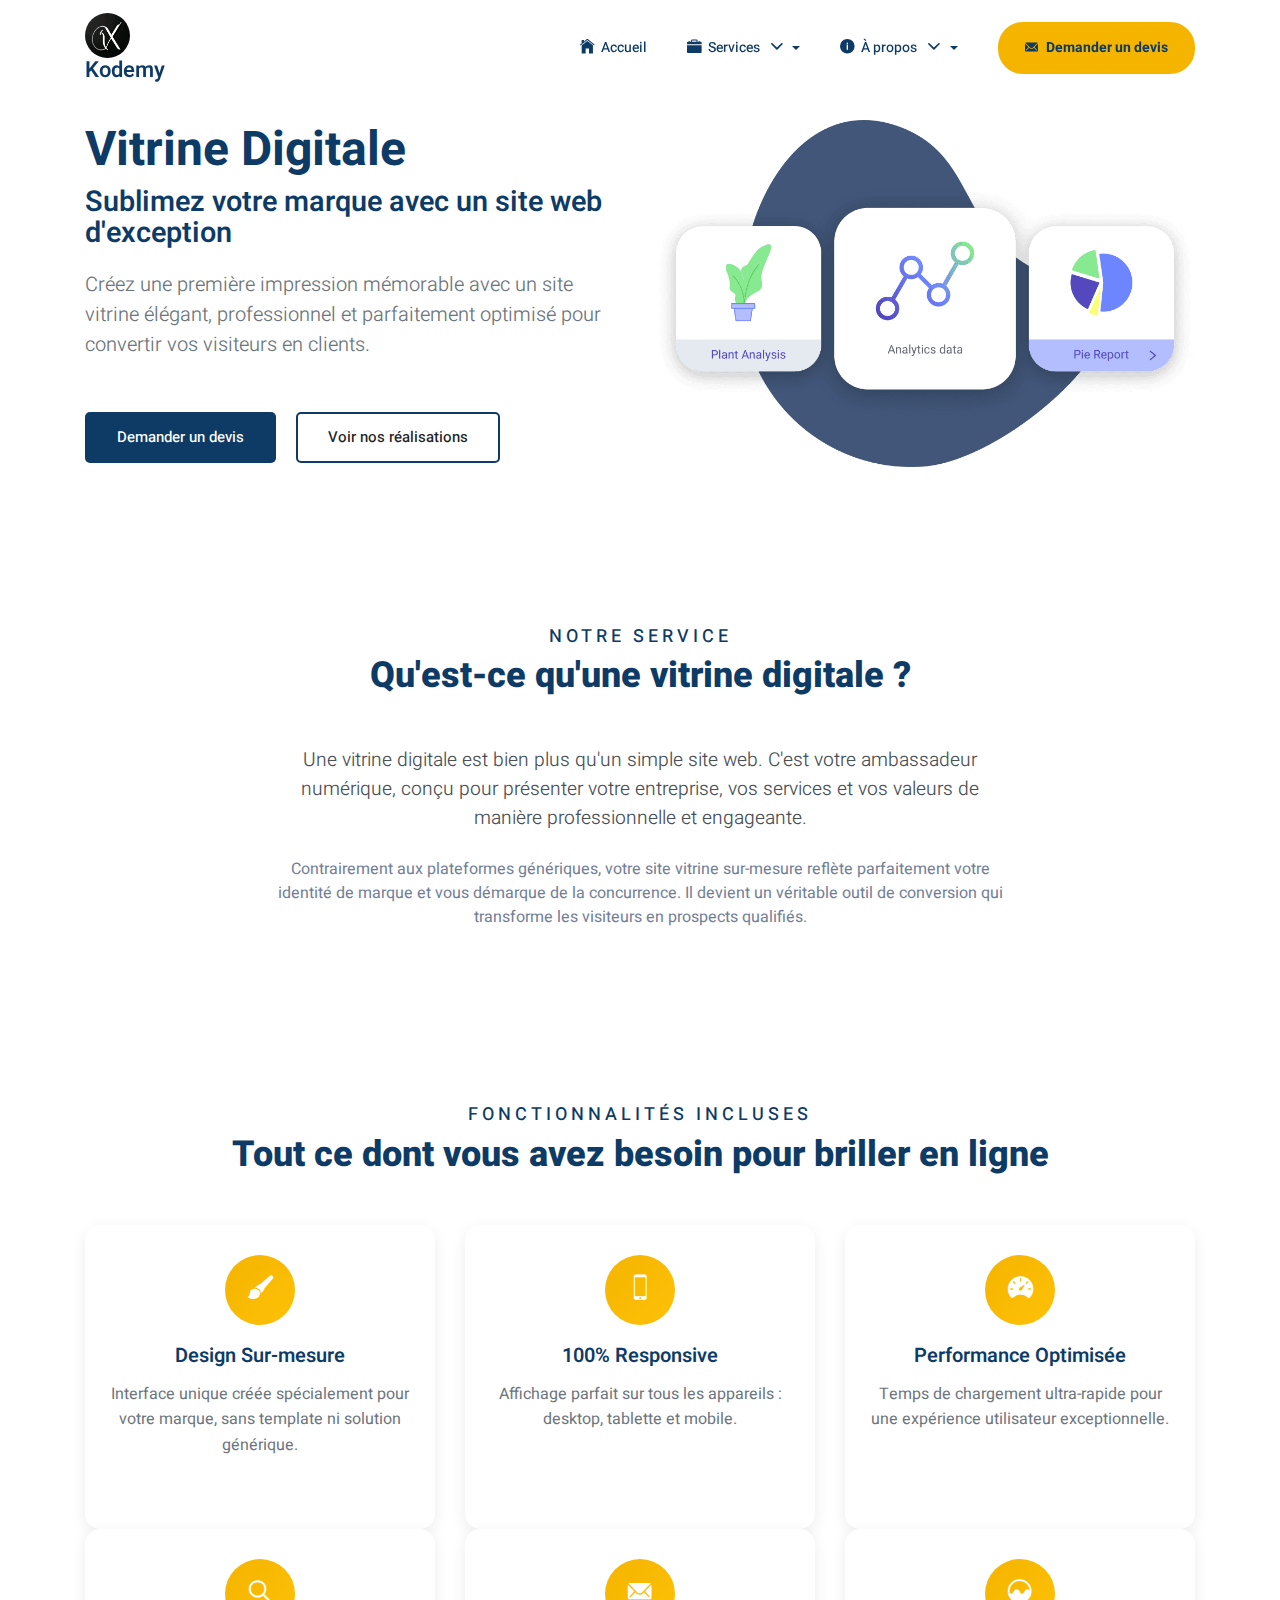
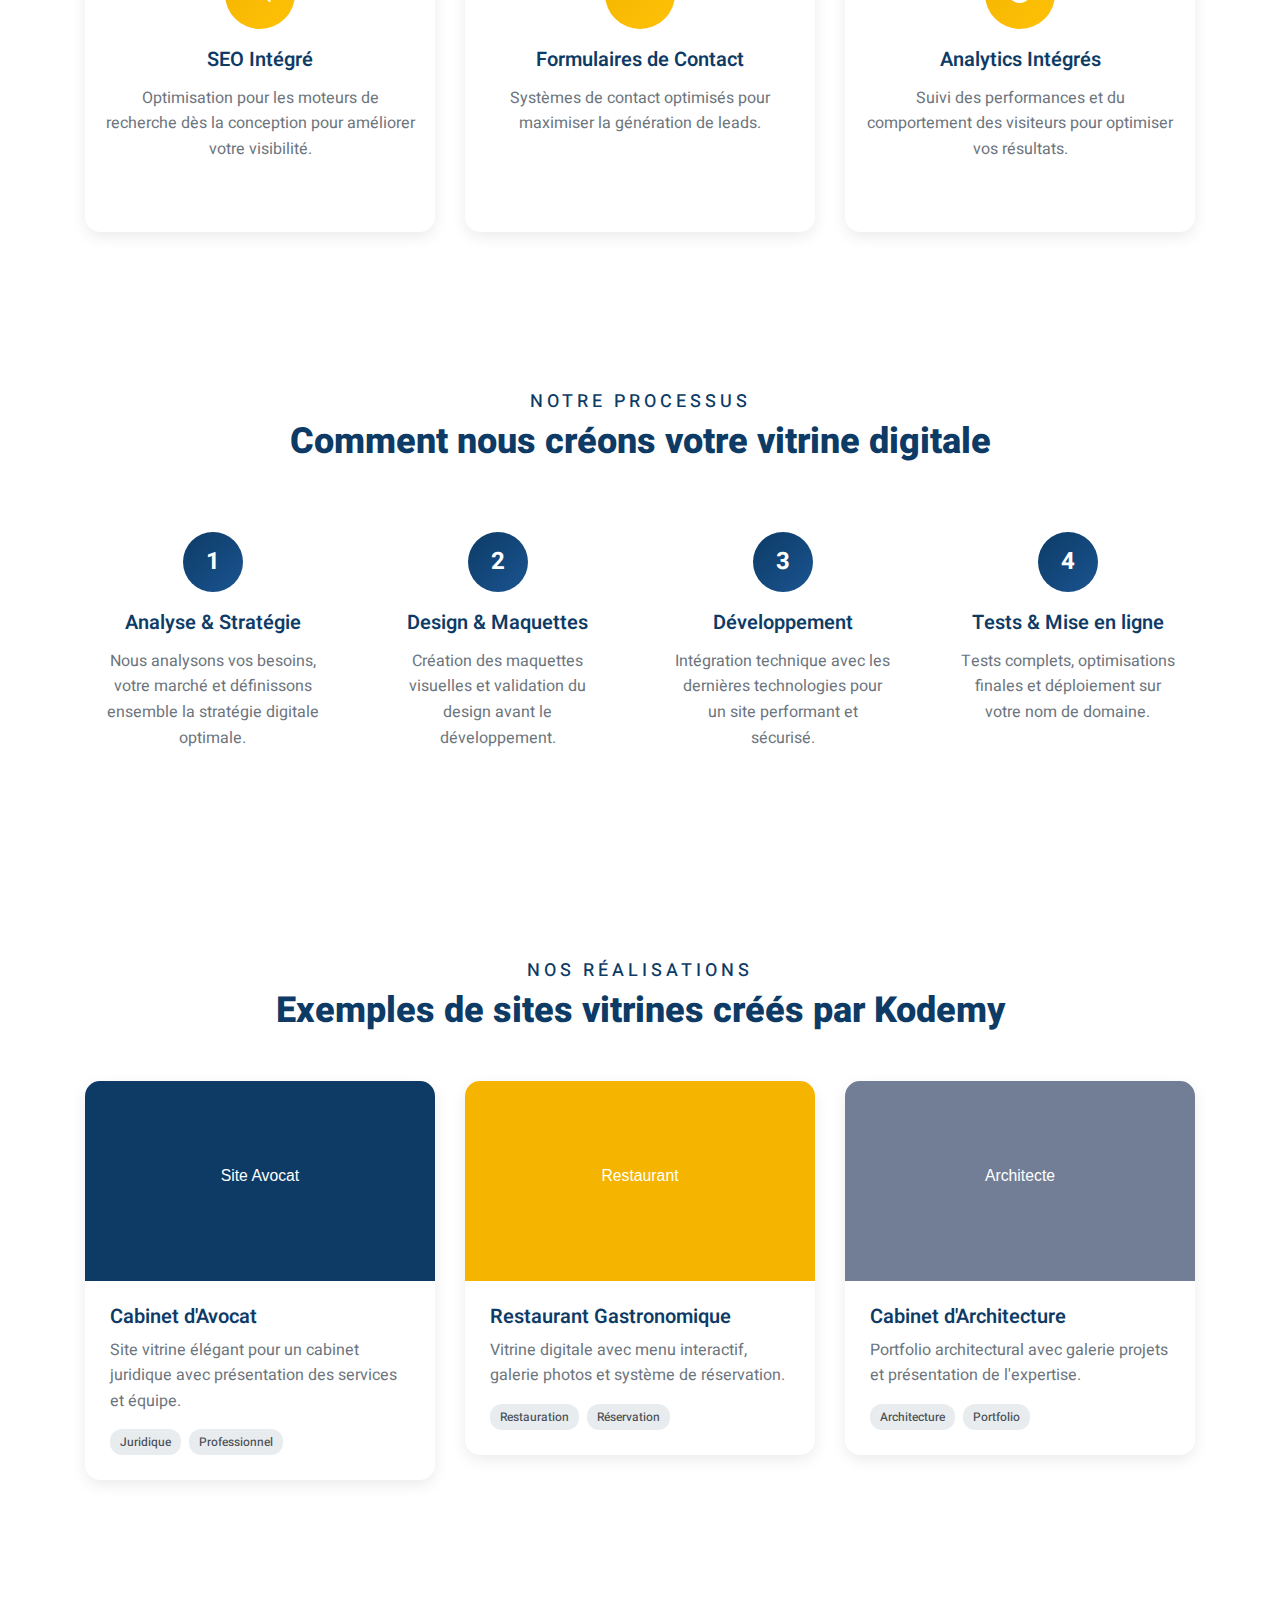
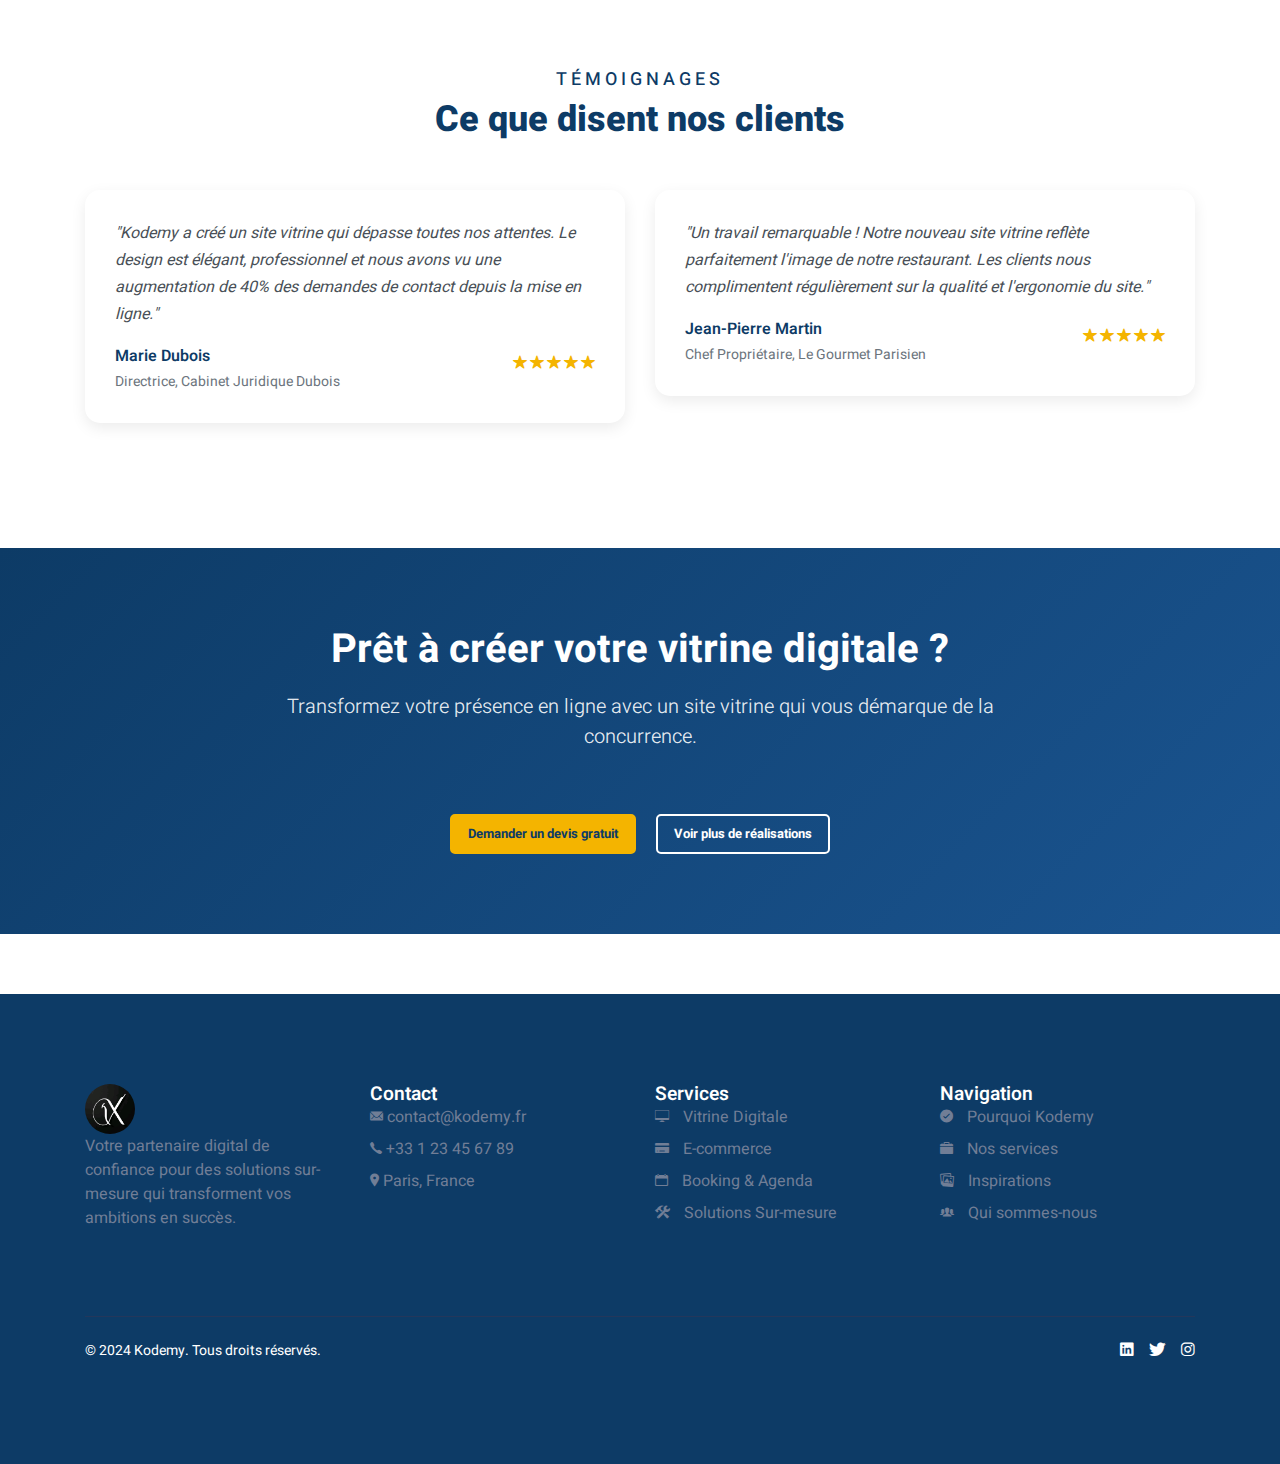
<file: vitrine-digitale.html>
<!DOCTYPE html>
<html lang="fr">

<head>
	<meta charset="UTF-8">
	<meta name="viewport" content="width=device-width, initial-scale=1.0">
	<title>Vitrine Digitale - Kodemy | Sites web élégants et performants</title>
	<meta name="description"
		content="Créez un site vitrine professionnel qui sublime votre marque. Design sur-mesure, responsive et optimisé pour convertir vos visiteurs en clients.">
	<link rel="icon" href="images/logo.png">

	<!-- font -->
	<link href="https://fonts.googleapis.com/css2?family=Heebo:wght@400;500;600;700;800;900&display=swap"
		rel="stylesheet">
	<!-- end font -->

	<link rel="stylesheet" href="css/bootstrap.css">
	<link rel="stylesheet" href="css/ionicons.min.css">
	<link rel="stylesheet" href="css/magnific-popup.css">
	<link rel="stylesheet" href="css/style.css">
</head>

<body>

	<!-- loader -->
	<div class="fakeLoader"></div>
	<!-- end loader -->

	<!-- navbar -->
	<nav class="navbar navbar-expand-md navbar-light fixed-top">
		<div class="container">
			<a href="index.html" class="navbar-brand"><img src="images/logo.png" alt="Kodemy">
				<h1>Kodemy</h1>
			</a>
			<button class="navbar-toggler" type="button" data-toggle="collapse" data-target="#navbarSupportedContent"
				aria-controls="navbarSupportedContent" aria-expanded="false" aria-label="Toggle navigation">
				<i class="icon ion-ios-menu"></i>
			</button>
			<div class="collapse navbar-collapse" id="navbarSupportedContent">
				<ul class="navbar-nav ml-auto">
					<li class="nav-item">
						<a class="nav-link" href="index.html">
							<i class="icon ion-ios-home"></i>
							<span>Accueil</span>
						</a>
					</li>
					<li class="nav-item dropdown">
						<a class="nav-link dropdown-toggle" href="#" id="servicesDropdown" role="button" data-toggle="dropdown" aria-haspopup="true" aria-expanded="false">
							<i class="icon ion-ios-briefcase"></i>
							<span>Services</span>
							<i class="icon ion-ios-arrow-down dropdown-arrow"></i>
						</a>
						<div class="dropdown-menu" aria-labelledby="servicesDropdown">
							<a class="dropdown-item" href="vitrine-digitale.html">
								<i class="icon ion-ios-desktop"></i>
								<span>Vitrine Digitale</span>
							</a>
							<a class="dropdown-item" href="e-commerce.html">
								<i class="icon ion-ios-card"></i>
								<span>E-commerce</span>
							</a>
							<a class="dropdown-item" href="booking-agenda.html">
								<i class="icon ion-ios-calendar"></i>
								<span>Booking & Agenda</span>
							</a>
							<a class="dropdown-item" href="crm-backoffice.html">
								<i class="icon ion-ios-settings"></i>
								<span>CRM & Backoffice</span>
							</a>
							<a class="dropdown-item" href="ia-workflows.html">
								<i class="icon ion-ios-bulb"></i>
								<span>IA & Workflows</span>
							</a>
							<a class="dropdown-item" href="solutions-sur-mesure.html">
								<i class="icon ion-ios-construct"></i>
								<span>Solutions Sur-mesure</span>
							</a>
						</div>
					</li>
					<li class="nav-item dropdown">
						<a class="nav-link dropdown-toggle" href="#" id="aboutDropdown" role="button" data-toggle="dropdown" aria-haspopup="true" aria-expanded="false">
							<i class="icon ion-ios-information-circle"></i>
							<span>À propos</span>
							<i class="icon ion-ios-arrow-down dropdown-arrow"></i>
						</a>
						<div class="dropdown-menu" aria-labelledby="aboutDropdown">
							<a class="dropdown-item" href="about.html">
								<i class="icon ion-ios-checkmark-circle"></i>
								<span>Pourquoi Kodemy</span>
							</a>
							<a class="dropdown-item" href="index.html#team">
								<i class="icon ion-ios-people"></i>
								<span>Notre Équipe</span>
							</a>
							<a class="dropdown-item" href="index.html#actualites">
								<i class="icon ion-ios-paper"></i>
								<span>Actualités</span>
							</a>
							<a class="dropdown-item" href="index.html#portfolio">
								<i class="icon ion-ios-images"></i>
								<span>Inspirations</span>
							</a>
						</div>
					</li>
				</ul>
				<div class="navbar-cta">
					<a href="index.html#contact" class="btn-cta">
						<i class="icon ion-ios-mail"></i>
						<span>Demander un devis</span>
					</a>
				</div>
			</div>
		</div>
	</nav>
	<!-- end navbar -->

	<!-- hero section -->
	<div class="service-hero section">
		<div class="container">
			<div class="row align-items-center">
				<div class="col-md-6">
					<div class="content">
						<h1><span class="color-highlight">Vitrine Digitale</span></h1>
						<h2>Sublimez votre marque avec un site web d'exception</h2>
						<p class="lead">
							Créez une première impression mémorable avec un site vitrine élégant, 
							professionnel et parfaitement optimisé pour convertir vos visiteurs en clients.
						</p>
						<div class="hero-cta">
							<a href="index.html#contact" class="button">Demander un devis</a>
							<a href="#exemples" class="button button-secondary">Voir nos réalisations</a>
						</div>
					</div>
				</div>
				<div class="col-md-6">
					<div class="content-image">
						<img src="images/header-img.png" alt="Site vitrine professionnel">
					</div>
				</div>
			</div>
		</div>
	</div>
	<!-- end hero section -->

	<!-- service description -->
	<div class="service-description section">
		<div class="container">
			<div class="section-title">
				<h5 class="title-top">Notre Service</h5>
				<h3>Qu'est-ce qu'une vitrine digitale ?</h3>
			</div>
			<div class="row">
				<div class="col-md-8 mx-auto">
					<div class="content text-center">
						<p class="lead">
							Une vitrine digitale est bien plus qu'un simple site web. C'est votre ambassadeur numérique, 
							conçu pour présenter votre entreprise, vos services et vos valeurs de manière professionnelle 
							et engageante.
						</p>
						<p>
							Contrairement aux plateformes génériques, votre site vitrine sur-mesure reflète parfaitement 
							votre identité de marque et vous démarque de la concurrence. Il devient un véritable outil 
							de conversion qui transforme les visiteurs en prospects qualifiés.
						</p>
					</div>
				</div>
			</div>
		</div>
	</div>
	<!-- end service description -->

	<!-- features -->
	<div class="service-features section-bottom-only">
		<div class="container">
			<div class="section-title">
				<h5 class="title-top">Fonctionnalités Incluses</h5>
				<h3>Tout ce dont vous avez besoin pour briller en ligne</h3>
			</div>
			<div class="row">
				<div class="col-md-4 col-sm-6">
					<div class="feature-card">
						<div class="feature-icon">
							<i class="icon ion-ios-brush"></i>
						</div>
						<h5>Design Sur-mesure</h5>
						<p>
							Interface unique créée spécialement pour votre marque, 
							sans template ni solution générique.
						</p>
					</div>
				</div>
				<div class="col-md-4 col-sm-6">
					<div class="feature-card">
						<div class="feature-icon">
							<i class="icon ion-ios-phone-portrait"></i>
						</div>
						<h5>100% Responsive</h5>
						<p>
							Affichage parfait sur tous les appareils : 
							desktop, tablette et mobile.
						</p>
					</div>
				</div>
				<div class="col-md-4 col-sm-6">
					<div class="feature-card">
						<div class="feature-icon">
							<i class="icon ion-ios-speedometer"></i>
						</div>
						<h5>Performance Optimisée</h5>
						<p>
							Temps de chargement ultra-rapide pour une 
							expérience utilisateur exceptionnelle.
						</p>
					</div>
				</div>
				<div class="col-md-4 col-sm-6">
					<div class="feature-card">
						<div class="feature-icon">
							<i class="icon ion-ios-search"></i>
						</div>
						<h5>SEO Intégré</h5>
						<p>
							Optimisation pour les moteurs de recherche 
							dès la conception pour améliorer votre visibilité.
						</p>
					</div>
				</div>
				<div class="col-md-4 col-sm-6">
					<div class="feature-card">
						<div class="feature-icon">
							<i class="icon ion-ios-mail"></i>
						</div>
						<h5>Formulaires de Contact</h5>
						<p>
							Systèmes de contact optimisés pour 
							maximiser la génération de leads.
						</p>
					</div>
				</div>
				<div class="col-md-4 col-sm-6">
					<div class="feature-card">
						<div class="feature-icon">
							<i class="icon ion-ios-analytics"></i>
						</div>
						<h5>Analytics Intégrés</h5>
						<p>
							Suivi des performances et du comportement 
							des visiteurs pour optimiser vos résultats.
						</p>
					</div>
				</div>
			</div>
		</div>
	</div>
	<!-- end features -->

	<!-- process -->
	<div class="service-process section">
		<div class="container">
			<div class="section-title">
				<h5 class="title-top">Notre Processus</h5>
				<h3>Comment nous créons votre vitrine digitale</h3>
			</div>
			<div class="row">
				<div class="col-md-3 col-sm-6">
					<div class="process-step">
						<div class="step-number">1</div>
						<h5>Analyse & Stratégie</h5>
						<p>
							Nous analysons vos besoins, votre marché et 
							définissons ensemble la stratégie digitale optimale.
						</p>
					</div>
				</div>
				<div class="col-md-3 col-sm-6">
					<div class="process-step">
						<div class="step-number">2</div>
						<h5>Design & Maquettes</h5>
						<p>
							Création des maquettes visuelles et validation 
							du design avant le développement.
						</p>
					</div>
				</div>
				<div class="col-md-3 col-sm-6">
					<div class="process-step">
						<div class="step-number">3</div>
						<h5>Développement</h5>
						<p>
							Intégration technique avec les dernières 
							technologies pour un site performant et sécurisé.
						</p>
					</div>
				</div>
				<div class="col-md-3 col-sm-6">
					<div class="process-step">
						<div class="step-number">4</div>
						<h5>Tests & Mise en ligne</h5>
						<p>
							Tests complets, optimisations finales et 
							déploiement sur votre nom de domaine.
						</p>
					</div>
				</div>
			</div>
		</div>
	</div>
	<!-- end process -->

	<!-- examples section -->
	<div id="exemples" class="service-examples section-bottom-only">
		<div class="container">
			<div class="section-title">
				<h5 class="title-top">Nos Réalisations</h5>
				<h3>Exemples de sites vitrines créés par Kodemy</h3>
			</div>
			<div class="row">
				<div class="col-md-4 col-sm-6">
					<div class="example-card">
						<div class="example-image">
							<img src="[data-uri]"
								 alt="Site vitrine cabinet d'avocat"
								 loading="lazy">
						</div>
						<div class="example-content">
							<h5>Cabinet d'Avocat</h5>
							<p>Site vitrine élégant pour un cabinet juridique avec présentation des services et équipe.</p>
							<div class="example-tags">
								<span class="tag">Juridique</span>
								<span class="tag">Professionnel</span>
							</div>
						</div>
					</div>
				</div>
				<div class="col-md-4 col-sm-6">
					<div class="example-card">
						<div class="example-image">
							<img src="[data-uri]"
								 alt="Site vitrine restaurant"
								 loading="lazy">
						</div>
						<div class="example-content">
							<h5>Restaurant Gastronomique</h5>
							<p>Vitrine digitale avec menu interactif, galerie photos et système de réservation.</p>
							<div class="example-tags">
								<span class="tag">Restauration</span>
								<span class="tag">Réservation</span>
							</div>
						</div>
					</div>
				</div>
				<div class="col-md-4 col-sm-6">
					<div class="example-card">
						<div class="example-image">
							<img src="[data-uri]"
								 alt="Site vitrine architecte"
								 loading="lazy">
						</div>
						<div class="example-content">
							<h5>Cabinet d'Architecture</h5>
							<p>Portfolio architectural avec galerie projets et présentation de l'expertise.</p>
							<div class="example-tags">
								<span class="tag">Architecture</span>
								<span class="tag">Portfolio</span>
							</div>
						</div>
					</div>
				</div>
			</div>
		</div>
	</div>
	<!-- end examples -->

	<!-- testimonials -->
	<div class="service-testimonials section">
		<div class="container">
			<div class="section-title">
				<h5 class="title-top">Témoignages</h5>
				<h3>Ce que disent nos clients</h3>
			</div>
			<div class="row">
				<div class="col-md-6">
					<div class="testimonial-card">
						<div class="testimonial-content">
							<p>
								"Kodemy a créé un site vitrine qui dépasse toutes nos attentes. 
								Le design est élégant, professionnel et nous avons vu une augmentation 
								de 40% des demandes de contact depuis la mise en ligne."
							</p>
						</div>
						<div class="testimonial-author">
							<div class="author-info">
								<h6>Marie Dubois</h6>
								<span>Directrice, Cabinet Juridique Dubois</span>
							</div>
							<div class="testimonial-rating">
								<i class="icon ion-ios-star"></i>
								<i class="icon ion-ios-star"></i>
								<i class="icon ion-ios-star"></i>
								<i class="icon ion-ios-star"></i>
								<i class="icon ion-ios-star"></i>
							</div>
						</div>
					</div>
				</div>
				<div class="col-md-6">
					<div class="testimonial-card">
						<div class="testimonial-content">
							<p>
								"Un travail remarquable ! Notre nouveau site vitrine reflète parfaitement 
								l'image de notre restaurant. Les clients nous complimentent régulièrement 
								sur la qualité et l'ergonomie du site."
							</p>
						</div>
						<div class="testimonial-author">
							<div class="author-info">
								<h6>Jean-Pierre Martin</h6>
								<span>Chef Propriétaire, Le Gourmet Parisien</span>
							</div>
							<div class="testimonial-rating">
								<i class="icon ion-ios-star"></i>
								<i class="icon ion-ios-star"></i>
								<i class="icon ion-ios-star"></i>
								<i class="icon ion-ios-star"></i>
								<i class="icon ion-ios-star"></i>
							</div>
						</div>
					</div>
				</div>
			</div>
		</div>
	</div>
	<!-- end testimonials -->

	<!-- cta section -->
	<div class="service-cta section-bottom-only">
		<div class="container">
			<div class="row">
				<div class="col-md-8 mx-auto text-center">
					<h3>Prêt à créer votre vitrine digitale ?</h3>
					<p class="lead">
						Transformez votre présence en ligne avec un site vitrine qui vous démarque de la concurrence.
					</p>
					<div class="cta-buttons">
						<a href="index.html#contact" class="button">Demander un devis gratuit</a>
						<a href="index.html#portfolio" class="button button-secondary">Voir plus de réalisations</a>
					</div>
				</div>
			</div>
		</div>
	</div>
	<!-- end cta section -->

	<!-- footer -->
	<footer class="footer">
		<div class="container">
			<div class="row">
				<div class="col-md-3 col-sm-6 col-xs-12">
					<div class="content">
						<div class="brand"><img src="images/logo.png" alt="Kodemy">Kodemy</div>
						<p>
							Votre partenaire digital de confiance pour des solutions sur-mesure qui transforment vos ambitions en succès.
						</p>
					</div>
				</div>
				<div class="col-md-3 col-sm-6 col-xs-12">
					<div class="content">
						<h5>Contact</h5>
						<ul>
							<li><i class="icon ion-ios-mail"></i> contact@kodemy.fr</li>
							<li><i class="icon ion-ios-call"></i> +33 1 23 45 67 89</li>
							<li><i class="icon ion-ios-pin"></i> Paris, France</li>
						</ul>
					</div>
				</div>
				<div class="col-md-3 col-sm-6 col-xs-12">
					<div class="content">
						<h5>Services</h5>
						<ul>
							<li><a href="vitrine-digitale.html"><i class="icon ion-ios-desktop"></i> Vitrine Digitale</a></li>
							<li><a href="e-commerce.html"><i class="icon ion-ios-card"></i> E-commerce</a></li>
							<li><a href="booking-agenda.html"><i class="icon ion-ios-calendar"></i> Booking & Agenda</a></li>
							<li><a href="solutions-sur-mesure.html"><i class="icon ion-ios-construct"></i> Solutions Sur-mesure</a></li>
						</ul>
					</div>
				</div>
				<div class="col-md-3 col-sm-6 col-xs-12">
					<div class="content">
						<h5>Navigation</h5>
						<ul>
							<li><a href="about.html"><i class="icon ion-ios-checkmark-circle"></i> Pourquoi Kodemy</a></li>
							<li><a href="index.html#services"><i class="icon ion-ios-briefcase"></i> Nos services</a></li>
							<li><a href="index.html#portfolio"><i class="icon ion-ios-images"></i> Inspirations</a></li>
							<li><a href="index.html#team"><i class="icon ion-ios-people"></i> Qui sommes-nous</a></li>
						</ul>
					</div>
				</div>
			</div>
			<div class="row">
				<div class="col-12">
					<div class="footer-bottom">
						<p>&copy; 2024 Kodemy. Tous droits réservés.</p>
						<div class="social-links">
							<a href="#" aria-label="LinkedIn"><i class="icon ion-logo-linkedin"></i></a>
							<a href="#" aria-label="Twitter"><i class="icon ion-logo-twitter"></i></a>
							<a href="#" aria-label="Instagram"><i class="icon ion-logo-instagram"></i></a>
						</div>
					</div>
				</div>
			</div>
		</div>
	</footer>
	<!-- end footer -->

	<script src="js/jquery-3.5.1.min.js"></script>
	<script src="js/bootstrap.bundle.min.js"></script>
	<script src="js/imagesloaded.pkgd.min.js"></script>
	<script src="js/magnific-popup.min.js"></script>
	<script src="js/main.js"></script>

</body>

</html>
</file>
<file: css/style.css>
/*
Cleo - Agency Landing Page Template
Author : aStylers
Author URL : https://themeforest.net/user/astylers
*/

/*

Table of Content:
- fonts
- general
- button
- navbar
- home intro
- about us
- process work
- portfolio
- services
- words
- news
- contact
- form input
- footer bottom / copyright
- footer
- responsive

*/

/* variable */

/* fonts */
@import url("https://fonts.googleapis.com/css2?family=Heebo:wght@400;500;600;700;800;900&display=swap");

/* general */
body {
    background: #fff;
    color: #717e96;
    font-size: 16px;
    font-weight: 400;
    font-family: 'Heebo', sans-serif;
}

h1,
h2,
h3,
h4,
h5,
h6 {
    line-height: 110%;
    margin: 0;
    font-family: 'Heebo', sans-serif;
    font-weight: 500;
    color: #0D3B66;
}

h1 {
    font-size: 36px;
}

h2 {
    font-size: 32px;
}

h3 {
    font-size: 28px;
}

h4 {
    font-size: 24px;
}

h5 {
    font-size: 20px;
}

h6 {
    font-size: 18px;
}

a {
    color: #0D3B66;
}

a:hover {
    text-decoration: none;
    transition: .5s ease-out;
}

a p {
    color: #717e96;
}

ul {
    padding: 0;
    margin: 0;
}

ul li {
    list-style-type: none;
}

.row {
    margin-bottom: 30px;
}

.row:last-child {
    margin-bottom: 0;
}

/* button */
.button {
    background: #0D3B66;
    padding: 12px 30px;
    font-weight: 500;
    font-size: 15px;
    border-radius: 5px;
    color: #fff;
    margin-top: 22px;
    border: 2px solid transparent;
    transition: .5s ease-out;
    display: inline-block;
}

.button:hover {
    color: #fff;
    opacity: 0.5;
}

.button.button-secondary {
    background: transparent;
    border: 2px solid #0D3B66;
    color: #222;
    margin-top: 22px;
}

.button.button-secondary:hover {
    border-color: #0D3B66;
    color: #fff;
    background: #0D3B66;
    transition: .5s ease-out;
}

.section {
    padding: 90px 0;
    background: #fff;
}

.section-bottom-only {
    padding-bottom: 90px;
    background: #fff;
}

.section-title {
    margin-bottom: 50px;
    text-align: center;
}

.section-title .title-top {
    margin-bottom: 10px;
    text-transform: uppercase;
    color: #0D3B66;
    letter-spacing: 4px;
    font-size: 18px;
}

.section-title h3 {
    font-size: 36px;
    font-weight: 800;
}

.section-title.section-title-left {
    text-align: left;
}

.section-title .title-desc {
    margin-top: 15px;
}

/* navbar */
.navbar {
    background: transparent;
    transition: .5s ease-out;
    padding: 8px 0;
}

.navbar .navbar-brand h1 {
    font-size: 22px;
    color: #0D3B66;
    margin: 0;
    font-weight: 600;
}

.navbar .navbar-brand img {
    width: 45px;
    margin-right: 8px;
    border-radius: 50%;
}

.navbar .navbar-nav li {
    padding: 0 8px;
}

.navbar .navbar-nav li .nav-link {
    font-size: 14px;
    font-weight: 500;
    color: #0D3B66;
    transition: all .3s ease;
    display: flex;
    align-items: center;
    gap: 6px;
    padding: 8px 12px;
}

.navbar .navbar-nav li .nav-link i {
    font-size: 18px;
    transition: all .3s ease;
}

.navbar .navbar-nav li .nav-link span {
    transition: all .3s ease;
}

/* Dropdown Navigation Styles */
.navbar .navbar-nav .dropdown-toggle {
    position: relative;
}

.navbar .navbar-nav .dropdown-arrow {
    font-size: 12px;
    margin-left: 5px;
    transition: transform 0.3s ease;
}

.navbar .navbar-nav .dropdown:hover .dropdown-arrow {
    transform: rotate(180deg);
}

.navbar .dropdown-menu {
    background: #fff;
    border: none;
    border-radius: 15px;
    box-shadow: 0 10px 30px rgba(13, 59, 102, 0.15);
    padding: 15px 0;
    margin-top: 10px;
    min-width: 220px;
    opacity: 0;
    visibility: hidden;
    transform: translateY(-10px);
    transition: all 0.3s ease;
}

.navbar .dropdown:hover .dropdown-menu {
    opacity: 1;
    visibility: visible;
    transform: translateY(0);
}

.navbar .dropdown-menu::before {
    content: '';
    position: absolute;
    top: -8px;
    left: 30px;
    width: 0;
    height: 0;
    border-left: 8px solid transparent;
    border-right: 8px solid transparent;
    border-bottom: 8px solid #fff;
}

.navbar .dropdown-item {
    color: #0D3B66;
    padding: 12px 25px;
    font-size: 14px;
    font-weight: 500;
    display: flex;
    align-items: center;
    gap: 12px;
    transition: all 0.3s ease;
    border-radius: 0;
}

.navbar .dropdown-item:hover {
    background: #f8f8fc;
    color: #0D3B66;
    transform: translateX(5px);
}

.navbar .dropdown-item:focus {
    background: #f8f8fc;
    color: #0D3B66;
}

.navbar .dropdown-item i {
    font-size: 16px;
    color: #F4B400;
    transition: all 0.3s ease;
}

.navbar .dropdown-item:hover i {
    color: #0D3B66;
}

/* CTA Button Styles */
.navbar-cta {
    margin-left: 20px;
}

.btn-cta {
    background: #F4B400;
    color: #0D3B66;
    padding: 12px 25px;
    border-radius: 25px;
    font-size: 14px;
    font-weight: 700;
    text-decoration: none;
    display: flex;
    align-items: center;
    gap: 8px;
    transition: all 0.3s ease;
    border: 2px solid #F4B400;
}

.btn-cta:hover {
    background: #0D3B66;
    color: #F4B400;
    border-color: #0D3B66;
    transform: translateY(-2px);
    box-shadow: 0 5px 15px rgba(244, 180, 0, 0.3);
    text-decoration: none;
}

.btn-cta i {
    font-size: 16px;
    transition: all 0.3s ease;
}

.btn-cta:hover i {
    transform: scale(1.1);
}

/* About CTA Button */
.about-cta {
    margin-top: 30px;
}

.about-cta .button {
    display: inline-flex;
    align-items: center;
    gap: 8px;
    transition: all 0.3s ease;
}

.about-cta .button:hover {
    transform: translateY(-2px);
    box-shadow: 0 5px 15px rgba(13, 59, 102, 0.2);
}

.navbar .navbar-nav li:hover .nav-link {
    color: #F4B400;
}

.navbar .navbar-toggler {
    border-radius: 0;
    border: 0;
}

.navbar .navbar-toggler i {
    font-size: 28px;
}

.navbar .navbar-toggler:focus {
    outline: 0;
}

.navbar.navbar-fixed {
    background: #fff;
    transition: .5s ease-out;
    box-shadow: 0 2px 2px 0 rgba(0, 0, 0, 0), 0 1px 5px 0 rgba(0, 0, 0, 0.12), 0 3px 1px -2px rgba(0, 0, 0, 0);
}

/* home intro */
.home-intro {
    padding: 175px 0;
}

.home-intro .content h2 {
    font-size: 64px;
    font-weight: 800;
}

.home-intro .content h2 .color-highlight {
    color: #F4B400;
}

.home-intro .content h2:nth-child(2) {
    margin-bottom: 30px;
}

.home-intro .content-image img {
    width: 100%;
}

.home-intro ul li {
    display: inline-block;
}

.home-intro ul li:last-child {
    margin-left: 15px;
}

/* about us */
.about .content-image img {
    width: 100%;
}

.about .content h3 {
    margin-bottom: 30px;
    font-weight: 800;
    font-size: 36px;
}

.about .content ul li {
    font-weight: 600;
    color: #0D3B66;
}

.about .content ul li .circle-list {
    width: 8px;
    height: 8px;
    border-radius: 50%;
    margin-right: 10px;
    background: #0D3B66;
    display: inline-block;
}

/* process work */
.process-work .row {
    min-height: 20rem;
}

.process-work .row .col-md-3:nth-last-child(odd) .content {
    background: #0D3B66;
}

.process-work .row .col-md-3:nth-last-child(odd) .content i {
    color: #fff;
}

.process-work .row .col-md-3:nth-last-child(odd) .content h5 {
    color: #fff;
}

.process-work .row .col-md-3:nth-last-child(odd) .content p {
    color: #fff;
}

.process-work .content {
    text-align: center;
    padding: 15px;
    background: #f8f8fc;
    border-radius: 15px;
    transition: all .3s ease;
}

.process-work .content:hover {
    background: #0D3B66;
    transition: all .3s ease;
}

.process-work .content:hover i {
    color: #fff;
}

.process-work .content:hover h5 {
    color: #fff;
}

.process-work .content:hover p {
    color: #fff;
}

.process-work .content i {
    font-size: 60px;
    color: #0D3B66;
}

.process-work .content h5 {
    margin-bottom: 10px;
}

/* portfolio */
.portfolio .portfolio-filter-menu {
    text-align: center;
    margin-bottom: 30px;
}

.portfolio .portfolio-filter-menu ul li {
    display: inline-block;
    margin: 0 20px;
    cursor: pointer;
    transition: all .3s ease;
}

.portfolio .portfolio-filter-menu ul li.active {
    color: #0D3B66;
    font-weight: 800;
}

.portfolio .row .col-md-4 {
    padding: 15px;
}

.portfolio .content-image {
    position: relative;
}

.portfolio .content-image img {
    width: 100%;
    border-radius: 15px;
    transition: all .3s ease;
}

.portfolio .content-image .image-caption {
    position: absolute;
    top: 50%;
    left: 0;
    right: 0;
    bottom: 0;
    text-align: center;
    opacity: 0;
    transition: all .5s ease;
    color: #fff;
    transform: scale(0.9);
}

.portfolio .content-image .image-caption h4 {
    color: #fff;
    margin-bottom: 5px;
}

.portfolio .content-image .image-caption span {
    font-size: 15px;
}

.portfolio .content-image .image-overlay {
    background: #0D3B66;
    opacity: 0.5;
    position: absolute;
    width: 100%;
    height: 100%;
    top: 0;
    left: 0;
    right: 0;
    bottom: 0;
    border-radius: 15px;
    opacity: 0;
    transition: all .5s ease;
    margin: auto;
}

.portfolio .content-image:hover .image-caption {
    opacity: 1;
    transform: scale(1);
}

.portfolio .content-image:hover .image-overlay {
    opacity: 0.7;
    transform: scale(1.05);
}

.portfolio .content-image:hover img {
    transform: scale(1.05);
    box-shadow: 0 0 37px -8px rgba(0, 0, 0, 0.53);
}

/* services */

.services .content {
    text-align: center;
    padding: 15px;
    background: #f8f8fc;
    border-radius: 15px;
    transition: all 0.4s ease;
}

.services .container{
    align-items: center;
}

.services .content:hover {
    background: #0D3B66;
    transition: all 0.4s ease;
    transform: translateY(-8px);
    box-shadow: 0 15px 40px rgba(13, 59, 102, 0.15);
}

.services .content:hover i {
    color: #fff;
    transition: color 0.3s ease;
}

.services .content:hover h5 {
    color: #fff;
    transition: color 0.3s ease;
}

.services .content:hover p {
    color: #fff;
    transition: color 0.3s ease;
}

.services .content .serv-icon {
    position: relative;
    display: inline-block;
}

.services .content i {
    font-size: 60px;
    color: #0D3B66;
}
.services .content ion-icon{
    font-size: 60px;
    color: #0D3B66;
}
.services .content .clone-icon i {
    position: absolute;
    top: 0;
    left: 15px;
    right: 0;
    opacity: 0;
    transition: all .3s ease;
}

.services .content h5 {
    margin-bottom: 10px;
}

.services .content:hover .clone-icon{
    position: absolute;
    top: 7px;
    left: -12px;
    right: 0;
    opacity: 0.2;
}

.services .content:hover ion-icon {
    position: absolute;
    top: 7px;
    left: -12px;
    right: 0;
    opacity: 0.2;
}

/* words */
.words-section .content {
    background: #717e96;
    padding: 40px;
    border-radius: 15px;
}

.words-section .content h4 {
    font-size: 32px;
    font-weight: 800;
    color: #fff;
}

.words-section .content h4:first-child {
    margin-bottom: 5px;
}

.words-section .content .button-wrap {
    text-align: right;
}

.words-section .content .button-wrap .button {
    margin-top: 0;
}

/* news */
.news .content:hover img {
    transform: scale(1.05);
    box-shadow: 0 0 37px -8px rgba(0, 0, 0, 0.53);
}

.news .content:hover h4 {
    color: #0D3B66;
}

.news .content img {
    width: 100%;
    border-radius: 15px;
    margin-bottom: 20px;
    transition: all .3s ease;
}

.news .content h4 {
    margin-bottom: 15px;
    font-size: 20px;
    font-weight: 600;
    transition: all .3s ease;
}

/* contact */
.contact .content h5 {
    margin-top: 35px;
    margin-bottom: 15px;
}

.contact .content h5:first-child {
    margin-top: 0;
}

.contact .content-right {
    text-align: center;
}

.contact .button {
    margin-top: 0;
}

/* form */
form input {
    border: 1px solid #f5f5f5;
    background: #f5f5f5;
    padding: 14px 20px;
    width: 100%;
    color: #aaa;
    border-radius: 5px;
    text-align: left;
}

form textarea {
    border: 1px solid #f5f5f5;
    background: #f5f5f5;
    padding: 14px 20px;
    width: 100%;
    color: #aaa;
    border-radius: 5px;
    text-align: left;
}

/* footer bottom */
.footer-bottom {
    background: #0D3B66;
    text-align: center;
    padding: 35px 0 35px;
    border-top: 1px solid #23375b;
}

/* footer */
footer {
    background: #0D3B66;
    padding: 90px 0 80px;
    margin-top: 60px;
}

footer .brand {
    font-size: 30px;
    color: #fff;
    font-weight: 700;
    margin-bottom: 15px;
}

footer .brand img {
    width: 55px;
}

footer h5 {
    color: #fff !important;
    margin-bottom: 15px;
}

footer ul li {
    margin-bottom: 8px;
}

footer ul li a {
    color: #717e96;
}

footer ul li a i {
    margin-right: 10px;
}

footer ul.social li a i {
    width: 20px;
}

/* responsive */
@media (max-width:980px) {
    .home-intro .content h2 {
        font-size: 40px;
    }

    .process-work .col-md-6 .content {
        margin-bottom: 30px;
    }

    .process-work .col-md-6:nth-last-child(-1n+2) .content {
        margin-bottom: 0;
    }

    .news .content h4 {
        width: 100%;
        white-space: nowrap;
        overflow: hidden;
        text-overflow: ellipsis;
    }

}

@media (max-width:767px) {
    .navbar .navbar-nav {
        background: #fff;
        box-shadow: 0 12px 30px -15px rgba(0, 0, 0, 0.2);
        border-radius: 0 0 15px 15px;
        border-top: 0;
        outline: none;
        padding: 14px 10px;
    }

    .navbar .navbar-brand {
        margin-left: 15px;
    }

    .home-intro .content-image img {
        margin-top: 45px;
        float: none;
    }

    .process-work .col-sm-6 .content {
        margin-bottom: 30px;
    }

    .process-work .col-sm-6:nth-last-child(-n+2) .content {
        margin-bottom: 0;
    }

    .services .row:first-child {
        margin-bottom: 0;
    }

    .services .row:last-child .col-sm-12:last-child .content {
        margin-bottom: 0;
    }

    .services .content {
        margin-bottom: 30px;
    }

    .news .content {
        margin-bottom: 30px;
    }

    .news .col-sm-12 .row .col-sm-12:nth-last-child(1) .content {
        margin-bottom: 0;
    }

    .words-section .content .button-wrap {
        margin-top: 30px;
        text-align: center;
    }

    .contact form {
        margin-top: 40px;
    }

    footer {
        text-align: center;
    }

    footer .col-sm-6 .content {
        margin-bottom: 30px;
    }

    footer .col-sm-6:nth-last-child(-1n+2) .content {
        margin-bottom: 0;
    }

}

@media (max-width:480px) {
    .process-work .col-xs-12:last-child .content {
        margin-bottom: 0;
    }

    .process-work .col-xs-12:nth-last-child(2) .content {
        margin-bottom: 30px;
    }

    footer .col-xs-12:nth-last-child(2) .content {
        margin-bottom: 30px;
    }

}

/* team section */
.team-section {
    background: #fff;
}

.team-section .section-title .title-desc {
    font-style: italic;
    font-size: 18px;
    color: #0D3B66;
    font-weight: 500;
    max-width: 800px;
    margin: 0 auto;
}

.team-members {
    margin-top: 30px;
}

.team-card {
    background: #fff;
    border-radius: 20px;
    padding: 30px 20px;
    text-align: center;
    box-shadow: 0 5px 20px rgba(13, 59, 102, 0.1);
    transition: all 0.3s ease;
    margin-bottom: 30px;
    height: 100%;
    position: relative;
    overflow: hidden;
}

.team-card:hover {
    transform: translateY(-10px);
    box-shadow: 0 15px 40px rgba(13, 59, 102, 0.2);
}

.team-card::before {
    content: '';
    position: absolute;
    top: 0;
    left: 0;
    right: 0;
    height: 4px;
    background: linear-gradient(90deg, #0D3B66 0%, #F4B400 100%);
    transform: scaleX(0);
    transition: transform 0.3s ease;
}

.team-card:hover::before {
    transform: scaleX(1);
}

/* Team Avatar Styles */
.team-avatar {
    position: relative;
    margin-bottom: 25px;
    display: inline-block;
}

.avatar-circle {
    width: 100px;
    height: 100px;
    border-radius: 50%;
    background: linear-gradient(135deg, #0D3B66 0%, #1a4d7a 100%);
    display: flex;
    align-items: center;
    justify-content: center;
    margin: 0 auto;
    position: relative;
    z-index: 2;
    transition: all 0.3s ease;
}

.team-card:hover .avatar-circle {
    transform: scale(1.1);
    background: linear-gradient(135deg, #F4B400 0%, #e6a200 100%);
}

.avatar-initials {
    font-size: 32px;
    font-weight: 800;
    color: #fff;
    font-family: 'Heebo', sans-serif;
}

.avatar-decoration {
    position: absolute;
    top: -10px;
    right: -10px;
    width: 120px;
    height: 120px;
    border: 3px solid #F4B400;
    border-radius: 50%;
    opacity: 0.3;
    z-index: 1;
    transition: all 0.3s ease;
}

.team-card:hover .avatar-decoration {
    opacity: 0.6;
    transform: rotate(180deg);
}

/* Team Info Styles */
.team-info {
    text-align: center;
}

.team-name {
    font-size: 22px;
    font-weight: 700;
    color: #0D3B66;
    margin-bottom: 8px;
}

.team-role {
    font-size: 16px;
    color: #F4B400;
    font-weight: 600;
    margin-bottom: 15px;
    text-transform: uppercase;
    letter-spacing: 1px;
}

.team-education {
    margin-bottom: 20px;
}

.education-badge {
    background: linear-gradient(135deg, #0D3B66 0%, #1a4d7a 100%);
    color: #fff;
    padding: 6px 16px;
    border-radius: 20px;
    font-size: 13px;
    font-weight: 600;
    display: inline-block;
    text-transform: uppercase;
    letter-spacing: 0.5px;
}

.team-bio {
    font-size: 14px;
    line-height: 1.6;
    color: #717e96;
    margin-bottom: 20px;
    text-align: left;
}

.team-specialties {
    margin-bottom: 25px;
    display: flex;
    flex-wrap: wrap;
    gap: 8px;
    justify-content: center;
}

.specialty-tag {
    background: #f8f8fc;
    color: #0D3B66;
    padding: 4px 12px;
    border-radius: 15px;
    font-size: 12px;
    font-weight: 500;
    border: 1px solid #e0e0e0;
    transition: all 0.3s ease;
}

.team-card:hover .specialty-tag {
    background: #F4B400;
    color: #fff;
    border-color: #F4B400;
}

.team-social {
    margin-top: 20px;
}

.linkedin-link {
    display: inline-flex;
    align-items: center;
    justify-content: center;
    width: 45px;
    height: 45px;
    background: #0D3B66;
    color: #fff;
    border-radius: 50%;
    transition: all 0.3s ease;
    text-decoration: none;
}

.linkedin-link:hover {
    background: #F4B400;
    color: #fff;
    transform: scale(1.1);
}

.linkedin-link i {
    font-size: 20px;
}

.team-profile-link {
    margin-top: 20px;
}

.team-profile-link .button {
    font-size: 13px;
    padding: 8px 20px;
    margin-top: 0;
}

/* Responsive Design for Team Section */
@media (max-width: 991px) {
    .team-card {
        margin-bottom: 40px;
    }

    .team-members .col-md-6:nth-child(odd) {
        clear: left;
    }
}

@media (max-width: 767px) {
    .team-card {
        padding: 25px 15px;
        margin-bottom: 30px;
    }

    .avatar-circle {
        width: 80px;
        height: 80px;
    }

    .avatar-initials {
        font-size: 28px;
    }

    .avatar-decoration {
        width: 100px;
        height: 100px;
        top: -10px;
        right: -10px;
    }

    .team-name {
        font-size: 20px;
    }

    .team-role {
        font-size: 14px;
    }

    .team-bio {
        font-size: 13px;
        text-align: center;
    }

    .team-specialties {
        justify-content: center;
    }
}

/* blog section */
.blog-section {
    background: #fff;
}

.blog-section .section-title .title-desc {
    font-size: 16px;
    color: #717e96;
    max-width: 700px;
    margin: 0 auto;
    line-height: 1.6;
}

/* Blog Filters */
.blog-filters {
    display: flex;
    justify-content: center;
    flex-wrap: wrap;
    gap: 15px;
    margin: 40px 0;
    padding: 0 20px;
}

.filter-btn {
    background: #f8f8fc;
    border: 2px solid #e0e0e0;
    color: #717e96;
    padding: 12px 24px;
    border-radius: 25px;
    font-size: 14px;
    font-weight: 600;
    cursor: pointer;
    transition: all 0.3s ease;
    font-family: 'Heebo', sans-serif;
}

.filter-btn:hover {
    background: #0D3B66;
    color: #fff;
    border-color: #0D3B66;
    transform: translateY(-2px);
}

.filter-btn.active {
    background: #0D3B66;
    color: #fff;
    border-color: #0D3B66;
}

.filter-btn:focus {
    outline: 2px solid #F4B400;
    outline-offset: 2px;
}

/* Blog Grid */
.blog-grid {
    display: grid;
    grid-template-columns: repeat(3, 1fr);
    gap: 30px;
    margin-bottom: 50px;
}

.blog-card {
    background: #fff;
    border-radius: 15px;
    overflow: hidden;
    box-shadow: 0 5px 20px rgba(13, 59, 102, 0.1);
    transition: all 0.3s ease;
    height: 100%;
    display: flex;
    flex-direction: column;
}

.blog-card:hover {
    transform: translateY(-8px);
    box-shadow: 0 15px 40px rgba(13, 59, 102, 0.2);
}

/* Blog Image */
.blog-image {
    position: relative;
    overflow: hidden;
    height: 200px;
}

.blog-image img {
    width: 100%;
    height: 100%;
    object-fit: cover;
    transition: transform 0.3s ease;
}

.blog-card:hover .blog-image img {
    transform: scale(1.05);
}

.blog-category {
    position: absolute;
    top: 15px;
    left: 15px;
    background: rgba(13, 59, 102, 0.9);
    color: #fff;
    padding: 6px 12px;
    border-radius: 20px;
    font-size: 12px;
    font-weight: 600;
    text-transform: uppercase;
    letter-spacing: 0.5px;
}

/* Blog Content */
.blog-content {
    padding: 25px;
    flex-grow: 1;
    display: flex;
    flex-direction: column;
}

.blog-date {
    color: #F4B400;
    font-size: 13px;
    font-weight: 600;
    text-transform: uppercase;
    letter-spacing: 1px;
    margin-bottom: 12px;
    display: block;
}

.blog-title {
    font-size: 18px;
    font-weight: 700;
    color: #0D3B66;
    margin-bottom: 15px;
    line-height: 1.3;
    display: -webkit-box;
    -webkit-line-clamp: 2;
    -webkit-box-orient: vertical;
    overflow: hidden;
}

.blog-excerpt {
    color: #717e96;
    font-size: 14px;
    line-height: 1.6;
    margin-bottom: 20px;
    flex-grow: 1;
    display: -webkit-box;
    -webkit-line-clamp: 3;
    -webkit-box-orient: vertical;
    overflow: hidden;
}

.blog-link {
    color: #0D3B66;
    font-weight: 600;
    font-size: 14px;
    text-decoration: none;
    display: inline-flex;
    align-items: center;
    gap: 8px;
    transition: all 0.3s ease;
    margin-top: auto;
}

.blog-link:hover {
    color: #F4B400;
    transform: translateX(5px);
}

.blog-link i {
    font-size: 16px;
    transition: transform 0.3s ease;
}

.blog-link:hover i {
    transform: translateX(3px);
}

/* Blog Load More */
.blog-load-more {
    text-align: center;
    margin: 40px 0;
}

#load-more-btn {
    background: #f8f8fc;
    color: #0D3B66;
    border: 2px solid #0D3B66;
    padding: 15px 35px;
    font-size: 16px;
    font-weight: 600;
    border-radius: 30px;
    transition: all 0.3s ease;
}

#load-more-btn:hover {
    background: #0D3B66;
    color: #fff;
    transform: translateY(-2px);
}

/* Blog CTA */
.blog-cta {
    background: linear-gradient(135deg, #0D3B66 0%, #1a4d7a 100%);
    color: #fff;
    text-align: center;
    padding: 50px 30px;
    border-radius: 20px;
    margin-top: 50px;
}

.blog-cta h4 {
    color: #fff;
    font-size: 28px;
    font-weight: 700;
    margin-bottom: 15px;
}

.blog-cta p {
    color: rgba(255, 255, 255, 0.9);
    font-size: 16px;
    margin-bottom: 30px;
    max-width: 600px;
    margin-left: auto;
    margin-right: auto;
}

.blog-cta .button-secondary {
    background: #F4B400;
    border-color: #F4B400;
    color: #0D3B66;
    font-weight: 700;
}

.blog-cta .button-secondary:hover {
    background: #fff;
    border-color: #fff;
    color: #0D3B66;
}

/* Responsive Design for Blog Section */
@media (max-width: 1024px) {
    .blog-grid {
        grid-template-columns: repeat(2, 1fr);
        gap: 25px;
    }

    /* Navbar responsive for tablets */
    .navbar .dropdown-menu {
        min-width: 200px;
    }

    .btn-cta {
        padding: 10px 20px;
        font-size: 13px;
    }
}

@media (max-width: 768px) {
    .blog-grid {
        grid-template-columns: 1fr;
        gap: 20px;
    }

    .blog-filters {
        gap: 10px;
        margin: 30px 0;
    }

    .filter-btn {
        padding: 10px 20px;
        font-size: 13px;
    }

    .blog-image {
        height: 180px;
    }

    .blog-content {
        padding: 20px;
    }

    .blog-title {
        font-size: 16px;
    }

    .blog-excerpt {
        font-size: 13px;
    }

    .blog-cta {
        padding: 40px 20px;
        margin-top: 40px;
    }

    .blog-cta h4 {
        font-size: 24px;
    }

    .blog-cta p {
        font-size: 14px;
    }
}

@media (max-width: 480px) {
    .blog-filters {
        flex-direction: column;
        align-items: center;
    }

    .filter-btn {
        width: 200px;
        text-align: center;
    }

    .blog-image {
        height: 160px;
    }

    .blog-content {
        padding: 15px;
    }

    .blog-cta {
        padding: 30px 15px;
    }

    /* Navigation mobile optimizations */
    .navbar .navbar-nav li .nav-link {
        justify-content: center;
        padding: 12px 15px;
        border-bottom: 1px solid #f0f0f0;
    }

    .navbar .navbar-nav li .nav-link i {
        font-size: 20px;
    }

    .navbar .navbar-nav li .nav-link span {
        font-size: 16px;
    }

    .navbar-cta {
        margin-left: 0;
        margin-top: 15px;
        text-align: center;
    }

    .btn-cta {
        width: 200px;
        justify-content: center;
    }

    .navbar .dropdown-menu {
        position: static;
        float: none;
        width: auto;
        margin-top: 0;
        background-color: #f8f8fc;
        border: none;
        box-shadow: none;
        border-radius: 0;
        opacity: 1;
        visibility: visible;
        transform: none;
        display: none;
    }

    .navbar .dropdown-menu::before {
        display: none;
    }

    .navbar .dropdown-item {
        padding: 10px 30px;
        font-size: 14px;
    }

    .navbar .dropdown-item:hover {
        transform: none;
        background: #e0e0e0;
    }

    /* Mobile dropdown toggle behavior */
    .navbar .dropdown:hover .dropdown-menu {
        opacity: 1;
        visibility: visible;
        transform: none;
    }

    .navbar .dropdown.show .dropdown-menu {
        display: block;
    }

    .navbar .dropdown-toggle {
        cursor: pointer;
    }
}

/* Animation for filtered items */
.blog-card.hidden {
    display: none;
}

.blog-card.fade-in {
    animation: fadeIn 0.5s ease-in-out;
}

@keyframes fadeIn {
    from {
        opacity: 0;
        transform: translateY(20px);
    }
    to {
        opacity: 1;
        transform: translateY(0);
    }
}

/* Member Profile Pages */
.member-profile {
    padding: 120px 0 80px;
    background: #fff;
}

.member-avatar-large {
    text-align: center;
    background: #fff;
    padding: 40px 30px;
    border-radius: 20px;
    box-shadow: 0 10px 30px rgba(13, 59, 102, 0.1);
    margin-bottom: 30px;
}

.avatar-circle-large {
    width: 150px;
    height: 150px;
    border-radius: 50%;
    background: linear-gradient(135deg, #0D3B66 0%, #1a4d7a 100%);
    display: flex;
    align-items: center;
    justify-content: center;
    margin: 0 auto 25px;
    position: relative;
    z-index: 2;
}

.avatar-initials-large {
    font-size: 48px;
    font-weight: 800;
    color: #fff;
    font-family: 'Heebo', sans-serif;
}

.member-contact-info h3 {
    font-size: 24px;
    font-weight: 700;
    color: #0D3B66;
    margin-bottom: 8px;
}

.member-title {
    font-size: 16px;
    color: #F4B400;
    font-weight: 600;
    margin-bottom: 20px;
    text-transform: uppercase;
    letter-spacing: 1px;
}

.member-social-links {
    display: flex;
    justify-content: center;
    gap: 15px;
    margin-top: 25px;
}

.member-social-links a {
    display: inline-flex;
    align-items: center;
    justify-content: center;
    width: 50px;
    height: 50px;
    border-radius: 50%;
    transition: all 0.3s ease;
    text-decoration: none;
}

.linkedin-link {
    background: #0077b5;
    color: #fff;
}

.email-link {
    background: #0D3B66;
    color: #fff;
}

.github-link {
    background: #333;
    color: #fff;
}

.behance-link {
    background: #1769ff;
    color: #fff;
}

.member-social-links a:hover {
    transform: scale(1.1);
    box-shadow: 0 5px 15px rgba(0, 0, 0, 0.2);
}

.member-details {
    background: #fff;
    padding: 40px;
    border-radius: 20px;
    box-shadow: 0 10px 30px rgba(13, 59, 102, 0.1);
}

.member-details h1 {
    font-size: 32px;
    font-weight: 800;
    color: #0D3B66;
    margin-bottom: 20px;
    line-height: 1.2;
}

.member-intro {
    font-size: 16px;
    line-height: 1.7;
    color: #717e96;
    margin-bottom: 40px;
}

.member-expertise h4,
.member-projects h4,
.member-cta h4 {
    font-size: 24px;
    font-weight: 700;
    color: #0D3B66;
    margin-bottom: 25px;
    border-bottom: 3px solid #F4B400;
    padding-bottom: 10px;
}

.tech-stack {
    margin-bottom: 40px;
}

.tech-category {
    margin-bottom: 25px;
}

.tech-category h5 {
    font-size: 18px;
    font-weight: 600;
    color: #0D3B66;
    margin-bottom: 15px;
}

.tech-tags {
    display: flex;
    flex-wrap: wrap;
    gap: 10px;
}

.tech-tag {
    background: #f8f8fc;
    color: #0D3B66;
    padding: 8px 16px;
    border-radius: 20px;
    font-size: 13px;
    font-weight: 500;
    border: 1px solid #e0e0e0;
    transition: all 0.3s ease;
}

.tech-tag:hover {
    background: #0D3B66;
    color: #fff;
    border-color: #0D3B66;
}

.expertise-grid {
    display: grid;
    grid-template-columns: repeat(2, 1fr);
    gap: 25px;
    margin-bottom: 40px;
}

.expertise-item {
    background: #f8f8fc;
    padding: 25px;
    border-radius: 15px;
    text-align: center;
    transition: all 0.3s ease;
}

.expertise-item:hover {
    background: #0D3B66;
    color: #fff;
    transform: translateY(-5px);
}

.expertise-item i {
    font-size: 40px;
    color: #F4B400;
    margin-bottom: 15px;
}

.expertise-item:hover i {
    color: #F4B400;
}

.expertise-item h5 {
    font-size: 16px;
    font-weight: 600;
    margin-bottom: 10px;
}

.expertise-item:hover h5 {
    color: #fff;
}

.expertise-item p {
    font-size: 14px;
    line-height: 1.5;
    margin: 0;
}

.expertise-item:hover p {
    color: rgba(255, 255, 255, 0.9);
}

.project-list {
    margin-bottom: 40px;
}

.project-item {
    background: #f8f8fc;
    padding: 25px;
    border-radius: 15px;
    margin-bottom: 20px;
    border-left: 4px solid #F4B400;
}

.project-item h5 {
    font-size: 18px;
    font-weight: 600;
    color: #0D3B66;
    margin-bottom: 12px;
}

.project-item p {
    font-size: 14px;
    line-height: 1.6;
    color: #717e96;
    margin-bottom: 15px;
}

.project-result {
    background: #0D3B66;
    color: #fff;
    padding: 6px 12px;
    border-radius: 15px;
    font-size: 12px;
    font-weight: 600;
    display: inline-block;
}

.member-cta {
    background: linear-gradient(135deg, #0D3B66 0%, #1a4d7a 100%);
    color: #fff;
    padding: 40px;
    border-radius: 20px;
    text-align: center;
    margin-top: 40px;
}

.member-cta h4 {
    color: #fff;
    border-bottom: 3px solid #F4B400;
    margin-bottom: 20px;
}

.member-cta p {
    color: rgba(255, 255, 255, 0.9);
    font-size: 16px;
    margin-bottom: 30px;
}

.cta-buttons {
    display: flex;
    justify-content: center;
    gap: 20px;
    flex-wrap: wrap;
}

.cta-buttons .button {
    background: #F4B400;
    border-color: #F4B400;
    color: #0D3B66;
    font-weight: 700;
}

.cta-buttons .button:hover {
    background: #fff;
    border-color: #fff;
    color: #0D3B66;
}

.cta-buttons .button-secondary {
    background: transparent;
    border-color: #fff;
    color: #fff;
}

.cta-buttons .button-secondary:hover {
    background: #fff;
    color: #0D3B66;
}

/* Responsive for Member Pages */
@media (max-width: 768px) {
    .member-profile {
        padding: 100px 0 60px;
    }

    .member-avatar-large {
        padding: 30px 20px;
    }

    .avatar-circle-large {
        width: 120px;
        height: 120px;
    }

    .avatar-initials-large {
        font-size: 40px;
    }

    .member-details {
        padding: 30px 20px;
    }

    .member-details h1 {
        font-size: 26px;
    }

    .expertise-grid {
        grid-template-columns: 1fr;
        gap: 20px;
    }

    .tech-tags {
        justify-content: center;
    }

    .cta-buttons {
        flex-direction: column;
        align-items: center;
    }

    .cta-buttons .button {
        width: 250px;
    }
}

/* About Page Styles */
.about-hero {
    padding: 120px 0 80px;
    background: #fff;
}

.about-hero h1 {
    font-size: 3rem;
    font-weight: 700;
    color: #0D3B66;
    margin-bottom: 20px;
}

.about-hero .lead {
    font-size: 1.25rem;
    color: #6c757d;
    margin-bottom: 30px;
}

.mission-section {
    padding: 80px 0;
    background: #fff;
}

.mission-section .lead {
    font-size: 1.2rem;
    color: #495057;
    margin-bottom: 25px;
}

.values-section {
    background: #fff;
    padding: 80px 0;
}

.value-icon {
    width: 80px;
    height: 80px;
    background: linear-gradient(135deg, #F4B400 0%, #ffc107 100%);
    border-radius: 50%;
    display: flex;
    align-items: center;
    justify-content: center;
    margin: 0 auto 25px;
    transition: all 0.3s ease;
}

.value-icon i {
    font-size: 2rem;
    color: #fff;
}

.values-section .content:hover .value-icon {
    transform: translateY(-5px);
    box-shadow: 0 10px 25px rgba(244, 180, 0, 0.3);
}

.approach-section {
    padding: 80px 0;
    background: #fff;
}

.approach-list {
    list-style: none;
    padding: 0;
    margin-top: 20px;
}

.approach-list li {
    display: flex;
    align-items: center;
    margin-bottom: 12px;
    font-size: 15px;
    color: #495057;
}

.tech-stack {
    margin-top: 25px;
}

.tech-category {
    margin-bottom: 20px;
}

.tech-category h6 {
    color: #0D3B66;
    font-weight: 600;
    margin-bottom: 10px;
}

.tech-tag {
    display: inline-block;
    background: #e9ecef;
    color: #495057;
    padding: 5px 12px;
    border-radius: 15px;
    font-size: 12px;
    font-weight: 500;
    margin-right: 8px;
    margin-bottom: 8px;
    transition: all 0.3s ease;
}

.tech-tag:hover {
    background: #F4B400;
    color: #fff;
}

.guarantees-section {
    background: #fff;
    padding: 80px 0;
}

.guarantee-card {
    display: flex;
    align-items: flex-start;
    padding: 30px;
    background: #fff;
    border-radius: 15px;
    box-shadow: 0 5px 15px rgba(0, 0, 0, 0.08);
    margin-bottom: 30px;
    transition: all 0.3s ease;
}

.guarantee-card:hover {
    transform: translateY(-5px);
    box-shadow: 0 15px 35px rgba(0, 0, 0, 0.15);
}

.guarantee-icon {
    width: 60px;
    height: 60px;
    background: linear-gradient(135deg, #0D3B66 0%, #1a5490 100%);
    border-radius: 50%;
    display: flex;
    align-items: center;
    justify-content: center;
    margin-right: 20px;
    flex-shrink: 0;
}

.guarantee-icon i {
    font-size: 1.5rem;
    color: #fff;
}

.guarantee-content h5 {
    color: #0D3B66;
    font-weight: 600;
    margin-bottom: 10px;
}

.guarantee-content p {
    color: #6c757d;
    margin: 0;
    line-height: 1.6;
}

.cta-section {
    padding: 80px 0;
    background: linear-gradient(135deg, #0D3B66 0%, #1a5490 100%);
    color: #fff;
}

.cta-section h3 {
    color: #fff;
    font-size: 2.5rem;
    font-weight: 700;
    margin-bottom: 20px;
}

.cta-section .lead {
    color: rgba(255, 255, 255, 0.9);
    margin-bottom: 40px;
}

.cta-buttons {
    display: flex;
    gap: 20px;
    justify-content: center;
    flex-wrap: wrap;
}

.cta-buttons .button {
    min-width: 180px;
}

.cta-buttons .button-secondary {
    background: transparent;
    border: 2px solid #fff;
    color: #fff;
}

.cta-buttons .button-secondary:hover {
    background: #fff;
    color: #0D3B66;
}

/* Responsive adjustments for about page */
@media (max-width: 768px) {
    .about-hero {
        padding: 100px 0 60px;
    }

    .about-hero h1 {
        font-size: 2.2rem;
    }

    .about-hero .lead {
        font-size: 1.1rem;
    }

    .guarantee-card {
        flex-direction: column;
        text-align: center;
        padding: 25px;
    }

    .guarantee-icon {
        margin: 0 auto 20px;
    }

    .cta-section h3 {
        font-size: 2rem;
    }

    .cta-buttons {
        flex-direction: column;
        align-items: center;
    }

    .mission-section, .values-section, .approach-section, .guarantees-section {
        padding: 60px 0;
    }
}

/* Service CTA Buttons */
.service-cta {
    margin-top: 15px;
    text-align: center;
}

.service-cta .button {
    min-width: 100px;
    padding: 8px 16px;
    font-size: 13px;
    transition: all 0.3s ease;
}

.service-cta .button:hover {
    transform: translateY(-2px);
    box-shadow: 0 5px 15px rgba(13, 59, 102, 0.2);
}

/* Services section improvements */
.services .content {
    text-align: center;
    padding: 30px 20px;
    height: 100%;
    display: flex;
    flex-direction: column;
    justify-content: space-between;
}

.services .content h5 {
    margin: 20px 0 15px;
    color: #0D3B66;
    font-weight: 600;
}

.services .content p {
    flex-grow: 1;
    margin-bottom: 20px;
    color: #6c757d;
    line-height: 1.6;
}

/* Responsive adjustments for service buttons */
@media (max-width: 768px) {
    .service-cta .button {
        width: 100%;
        max-width: 200px;
    }

    .services .content {
        padding: 25px 15px;
        margin-bottom: 30px;
    }
}

/* Service Pages Styles */
.service-hero {
    padding: 120px 0 80px;
    background: #fff;
}

.service-hero h1 {
    font-size: 3rem;
    font-weight: 700;
    margin-bottom: 10px;
}

.service-hero h2 {
    font-size: 1.8rem;
    color: #0D3B66;
    margin-bottom: 20px;
    font-weight: 600;
}

.service-hero .lead {
    font-size: 1.25rem;
    color: #6c757d;
    margin-bottom: 30px;
}

.hero-cta {
    display: flex;
    gap: 20px;
    flex-wrap: wrap;
}

.service-description {
    padding: 80px 0;
    background: #fff;
}

.service-description .lead {
    font-size: 1.2rem;
    color: #495057;
    margin-bottom: 25px;
}

.service-features {
    background: #fff;
    padding: 80px 0;
}

.service-features .row {
    margin-bottom: 20px;
}

.service-features .row:last-child {
    margin-bottom: 0;
}

.feature-card {
    text-align: center;
    padding: 30px 20px;
    background: #fff;
    border-radius: 15px;
    box-shadow: 0 5px 15px rgba(0, 0, 0, 0.08);
    margin-bottom: 40px;
    transition: all 0.3s ease;
    height: 100%;
}

.feature-card:hover {
    transform: translateY(-5px);
    box-shadow: 0 15px 35px rgba(0, 0, 0, 0.15);
}

.feature-icon {
    width: 70px;
    height: 70px;
    background: linear-gradient(135deg, #F4B400 0%, #ffc107 100%);
    border-radius: 50%;
    display: flex;
    align-items: center;
    justify-content: center;
    margin: 0 auto 20px;
}

.feature-icon i {
    font-size: 1.8rem;
    color: #fff;
}

.feature-card h5 {
    color: #0D3B66;
    font-weight: 600;
    margin-bottom: 15px;
}

.feature-card p {
    color: #6c757d;
    line-height: 1.6;
    margin: 0;
}

.service-process {
    padding: 80px 0;
    background: #fff;
}

.process-step {
    text-align: center;
    padding: 20px;
    margin-bottom: 30px;
}

.step-number {
    width: 60px;
    height: 60px;
    background: linear-gradient(135deg, #0D3B66 0%, #1a5490 100%);
    border-radius: 50%;
    display: flex;
    align-items: center;
    justify-content: center;
    margin: 0 auto 20px;
    font-size: 1.5rem;
    font-weight: 700;
    color: #fff;
}

.process-step h5 {
    color: #0D3B66;
    font-weight: 600;
    margin-bottom: 15px;
}

.process-step p {
    color: #6c757d;
    line-height: 1.6;
    margin: 0;
}

.service-examples {
    background: #fff;
    padding: 80px 0;
}

.example-card {
    background: #fff;
    border-radius: 15px;
    overflow: hidden;
    box-shadow: 0 5px 15px rgba(0, 0, 0, 0.08);
    margin-bottom: 30px;
    transition: all 0.3s ease;
}

.example-card:hover {
    transform: translateY(-5px);
    box-shadow: 0 15px 35px rgba(0, 0, 0, 0.15);
}

.example-image {
    position: relative;
    overflow: hidden;
}

.example-image img {
    width: 100%;
    height: 200px;
    object-fit: cover;
    transition: transform 0.3s ease;
}

.example-card:hover .example-image img {
    transform: scale(1.05);
}

.example-content {
    padding: 25px;
}

.example-content h5 {
    color: #0D3B66;
    font-weight: 600;
    margin-bottom: 10px;
}

.example-content p {
    color: #6c757d;
    line-height: 1.6;
    margin-bottom: 15px;
}

.example-tags {
    display: flex;
    gap: 8px;
    flex-wrap: wrap;
}

.tag {
    background: #e9ecef;
    color: #495057;
    padding: 4px 10px;
    border-radius: 12px;
    font-size: 12px;
    font-weight: 500;
}

.service-testimonials {
    padding: 80px 0;
    background: #fff;
}

.testimonial-card {
    background: #fff;
    padding: 30px;
    border-radius: 15px;
    box-shadow: 0 5px 15px rgba(0, 0, 0, 0.08);
    margin-bottom: 30px;
    transition: all 0.3s ease;
}

.testimonial-card:hover {
    transform: translateY(-3px);
    box-shadow: 0 10px 25px rgba(0, 0, 0, 0.12);
}

.testimonial-content p {
    font-style: italic;
    color: #495057;
    line-height: 1.7;
    margin-bottom: 20px;
    font-size: 1.1rem;
}

.testimonial-author {
    display: flex;
    justify-content: space-between;
    align-items: center;
}

.author-info h6 {
    color: #0D3B66;
    font-weight: 600;
    margin-bottom: 5px;
}

.author-info span {
    color: #6c757d;
    font-size: 14px;
}

.testimonial-rating {
    display: flex;
    gap: 3px;
}

.testimonial-rating i {
    color: #F4B400;
    font-size: 16px;
}

.service-cta {
    padding: 80px 0;
    background: linear-gradient(135deg, #0D3B66 0%, #1a5490 100%);
    color: #fff;
}

.service-cta h3 {
    color: #fff;
    font-size: 2.5rem;
    font-weight: 700;
    margin-bottom: 20px;
}

.service-cta .lead {
    color: rgba(255, 255, 255, 0.9);
    margin-bottom: 40px;
}

/* Responsive adjustments for service pages */
@media (max-width: 768px) {
    .service-hero {
        padding: 100px 0 60px;
    }

    .service-hero h1 {
        font-size: 2.2rem;
    }

    .service-hero h2 {
        font-size: 1.5rem;
    }

    .service-hero .lead {
        font-size: 1.1rem;
    }

    .hero-cta {
        flex-direction: column;
        align-items: center;
    }

    .hero-cta .button {
        width: 100%;
        max-width: 250px;
    }

    .feature-card {
        padding: 25px 15px;
    }

    .testimonial-author {
        flex-direction: column;
        align-items: flex-start;
        gap: 10px;
    }

    .service-cta h3 {
        font-size: 2rem;
    }

    .service-description, .service-features, .service-process,
    .service-examples, .service-testimonials, .service-cta {
        padding: 60px 0;
    }
}

/* Footer Logo Styles */
.footer-logo {
    width: 50px;
    height: 50px;
    border-radius: 50%;
    margin-bottom: 15px;
    object-fit: cover;
}

.footer .brand {
    display: flex;
    align-items: center;
    margin-bottom: 15px;
}

.footer .brand img {
    width: 50px;
    height: 50px;
    border-radius: 50%;
    margin-right: 12px;
    object-fit: cover;
}

.footer .brand,
.footer h5 {
    color: #0D3B66;
    font-weight: 600;
    font-size: 1.2rem;
    margin: 0;
}

/* Footer bottom styles */
.footer-bottom {
    background: #0D3B66;
    padding: 20px 0;
    margin-top: 40px;
}

.footer-bottom {
    display: flex;
    justify-content: space-between;
    align-items: center;
    flex-wrap: wrap;
}

.footer-bottom p {
    color: #fff;
    margin: 0;
    font-size: 14px;
}

.social-links {
    display: flex;
    gap: 15px;
}

.social-links a {
    color: #fff;
    font-size: 18px;
    transition: color 0.3s ease;
}

.social-links a:hover {
    color: #F4B400;
}

/* Fix for service page images */
.example-image img,
.blog-image img {
    width: 100%;
    height: 200px;
    object-fit: cover;
    border-radius: 8px 8px 0 0;
}

.service-hero .content-image img {
    max-width: 100%;
    height: auto;
    border-radius: 15px;
}

/* Responsive footer adjustments */
@media (max-width: 768px) {
    .footer-bottom {
        flex-direction: column;
        gap: 15px;
        text-align: center;
    }

    .footer .brand {
        justify-content: center;
    }
}

/* Testimonials Section Styles */
.testimonials-section {
    background: #fff;
    padding: 80px 0;
    overflow: hidden;
}

/* Testimonials Carousel Styles */
.testimonials-carousel {
    margin-bottom: 50px;
}

.testimonials-row {
    display: flex;
    gap: 30px;
    margin-bottom: 30px;
    animation-duration: 30s;
    animation-timing-function: linear;
    animation-iteration-count: infinite;
}

.testimonials-row:first-child {
    animation-name: scrollRight;
}

.testimonials-row:last-child {
    animation-name: scrollLeft;
}

@keyframes scrollRight {
    0% {
        transform: translateX(-100%);
    }
    100% {
        transform: translateX(100%);
    }
}

@keyframes scrollLeft {
    0% {
        transform: translateX(100%);
    }
    100% {
        transform: translateX(-100%);
    }
}

.testimonials-row:hover {
    animation-play-state: paused;
}

.testimonials-grid {
    display: grid;
    grid-template-columns: repeat(auto-fit, minmax(350px, 1fr));
    gap: 30px;
    margin-bottom: 50px;
}

.testimonial-item {
    background: #fff;
    padding: 30px;
    border-radius: 15px;
    box-shadow: 0 5px 15px rgba(0, 0, 0, 0.08);
    transition: all 0.3s ease;
    display: flex;
    flex-direction: column;
    justify-content: space-between;
    min-height: 280px;
    min-width: 350px;
    flex-shrink: 0;
}

.testimonial-item:hover {
    transform: translateY(-5px);
    box-shadow: 0 15px 35px rgba(0, 0, 0, 0.15);
}

.testimonial-content {
    flex-grow: 1;
    margin-bottom: 20px;
}

.testimonial-rating {
    display: flex;
    gap: 3px;
    margin-bottom: 15px;
}

.testimonial-rating i {
    color: #F4B400;
    font-size: 16px;
}

.testimonial-content p {
    font-style: italic;
    color: #495057;
    line-height: 1.7;
    margin: 0;
    font-size: 1rem;
}

.testimonial-author {
    display: flex;
    align-items: center;
    gap: 15px;
}

.author-avatar {
    width: 50px;
    height: 50px;
    background: linear-gradient(135deg, #0D3B66 0%, #1a5490 100%);
    border-radius: 50%;
    display: flex;
    align-items: center;
    justify-content: center;
    flex-shrink: 0;
}

.avatar-initials {
    color: #fff;
    font-weight: 600;
    font-size: 16px;
}

.author-info h6 {
    color: #0D3B66;
    font-weight: 600;
    margin-bottom: 3px;
    font-size: 1rem;
}

.author-info span {
    color: #6c757d;
    font-size: 14px;
    line-height: 1.4;
}

.testimonials-cta {
    text-align: center;
    padding: 40px 30px;
    background: #fff;
    border-radius: 15px;
    box-shadow: 0 5px 15px rgba(0, 0, 0, 0.08);
}

.testimonials-cta h4 {
    color: #0D3B66;
    font-size: 1.8rem;
    font-weight: 700;
    margin-bottom: 15px;
}

.testimonials-cta p {
    color: #6c757d;
    font-size: 1.1rem;
    margin-bottom: 25px;
}

.testimonials-cta .button {
    min-width: 200px;
}

/* Responsive adjustments for testimonials */
@media (max-width: 768px) {
    .testimonials-grid {
        grid-template-columns: 1fr;
        gap: 20px;
    }

    .testimonials-row {
        animation-duration: 20s;
    }

    .testimonial-item {
        padding: 25px;
        min-height: auto;
        min-width: 280px;
    }

    .testimonials-cta {
        padding: 30px 20px;
    }

    .testimonials-cta h4 {
        font-size: 1.5rem;
    }
}

@media (max-width: 480px) {
    .testimonials-grid {
        grid-template-columns: 1fr;
    }

    .testimonials-row {
        animation-duration: 15s;
        gap: 20px;
    }

    .testimonial-item {
        padding: 20px;
        min-width: 250px;
    }

    .author-avatar {
        width: 45px;
        height: 45px;
    }

    .avatar-initials {
        font-size: 14px;
    }
}
</file>
